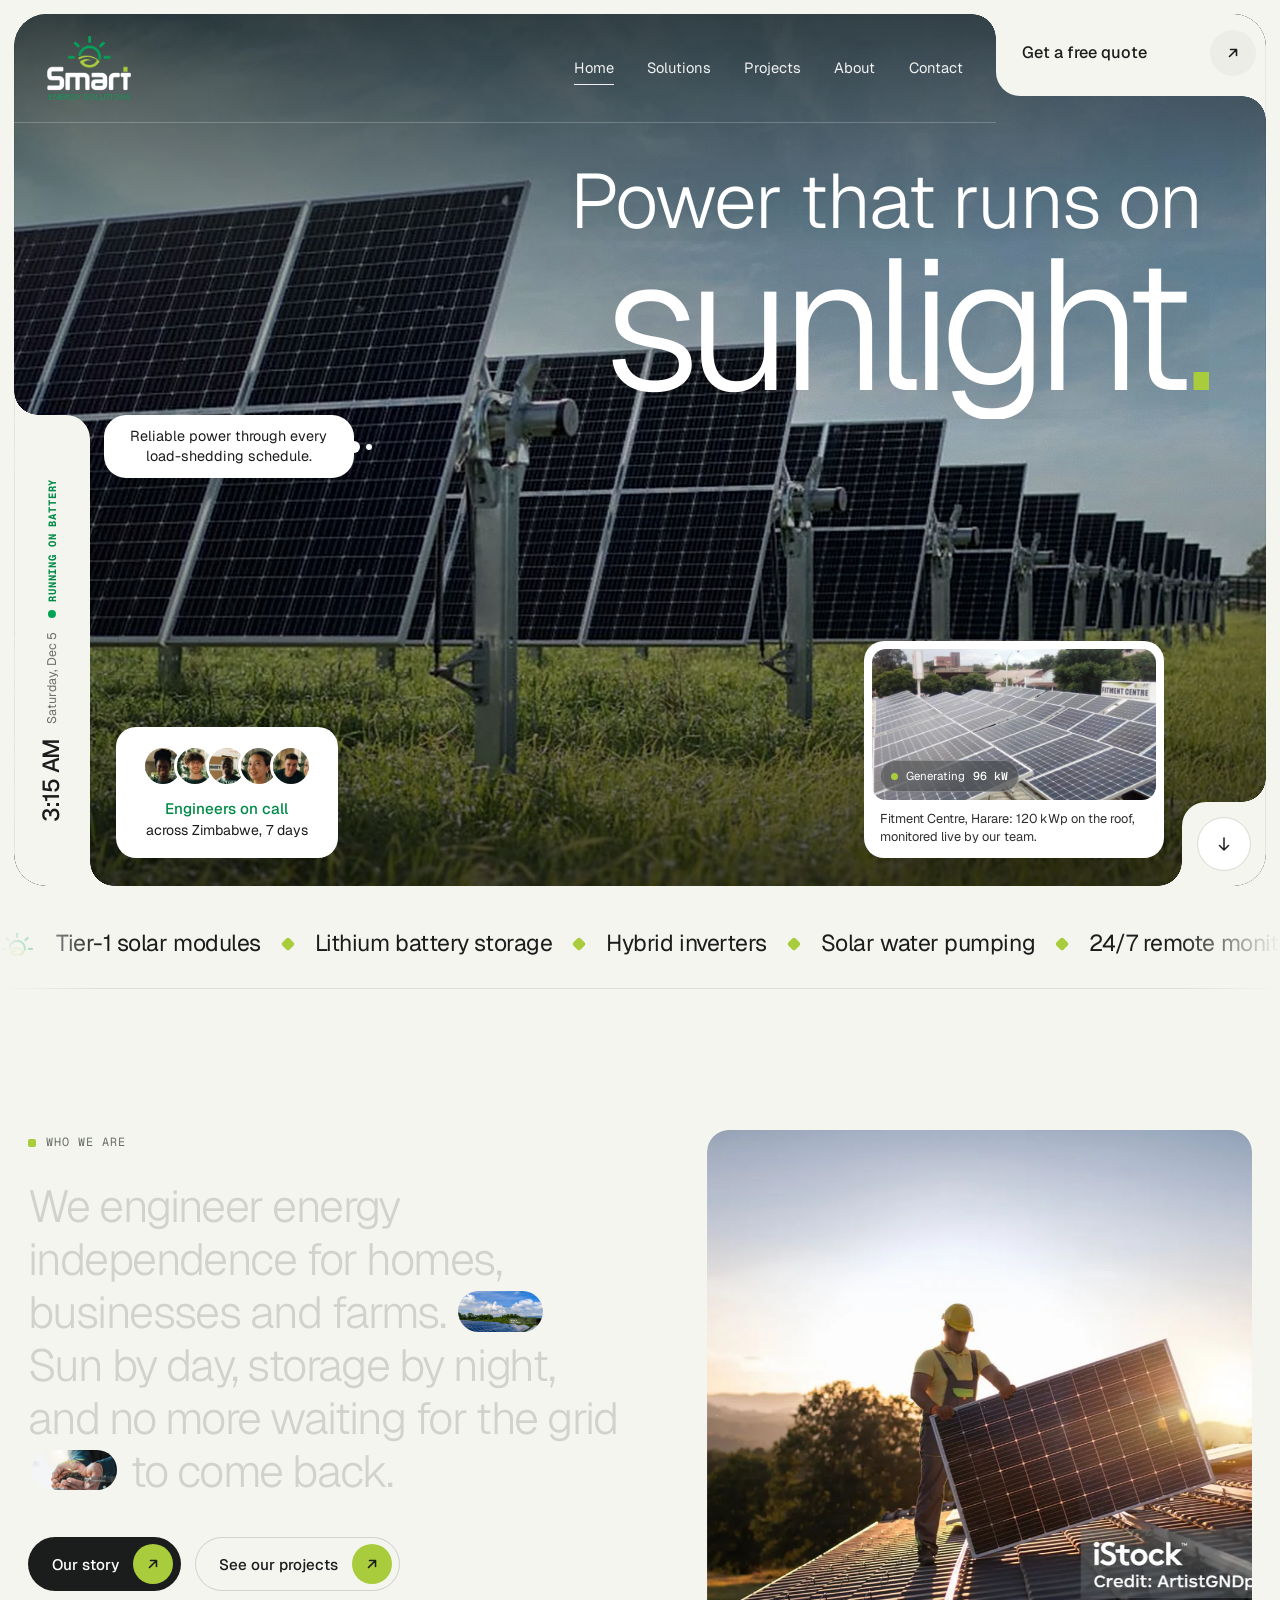
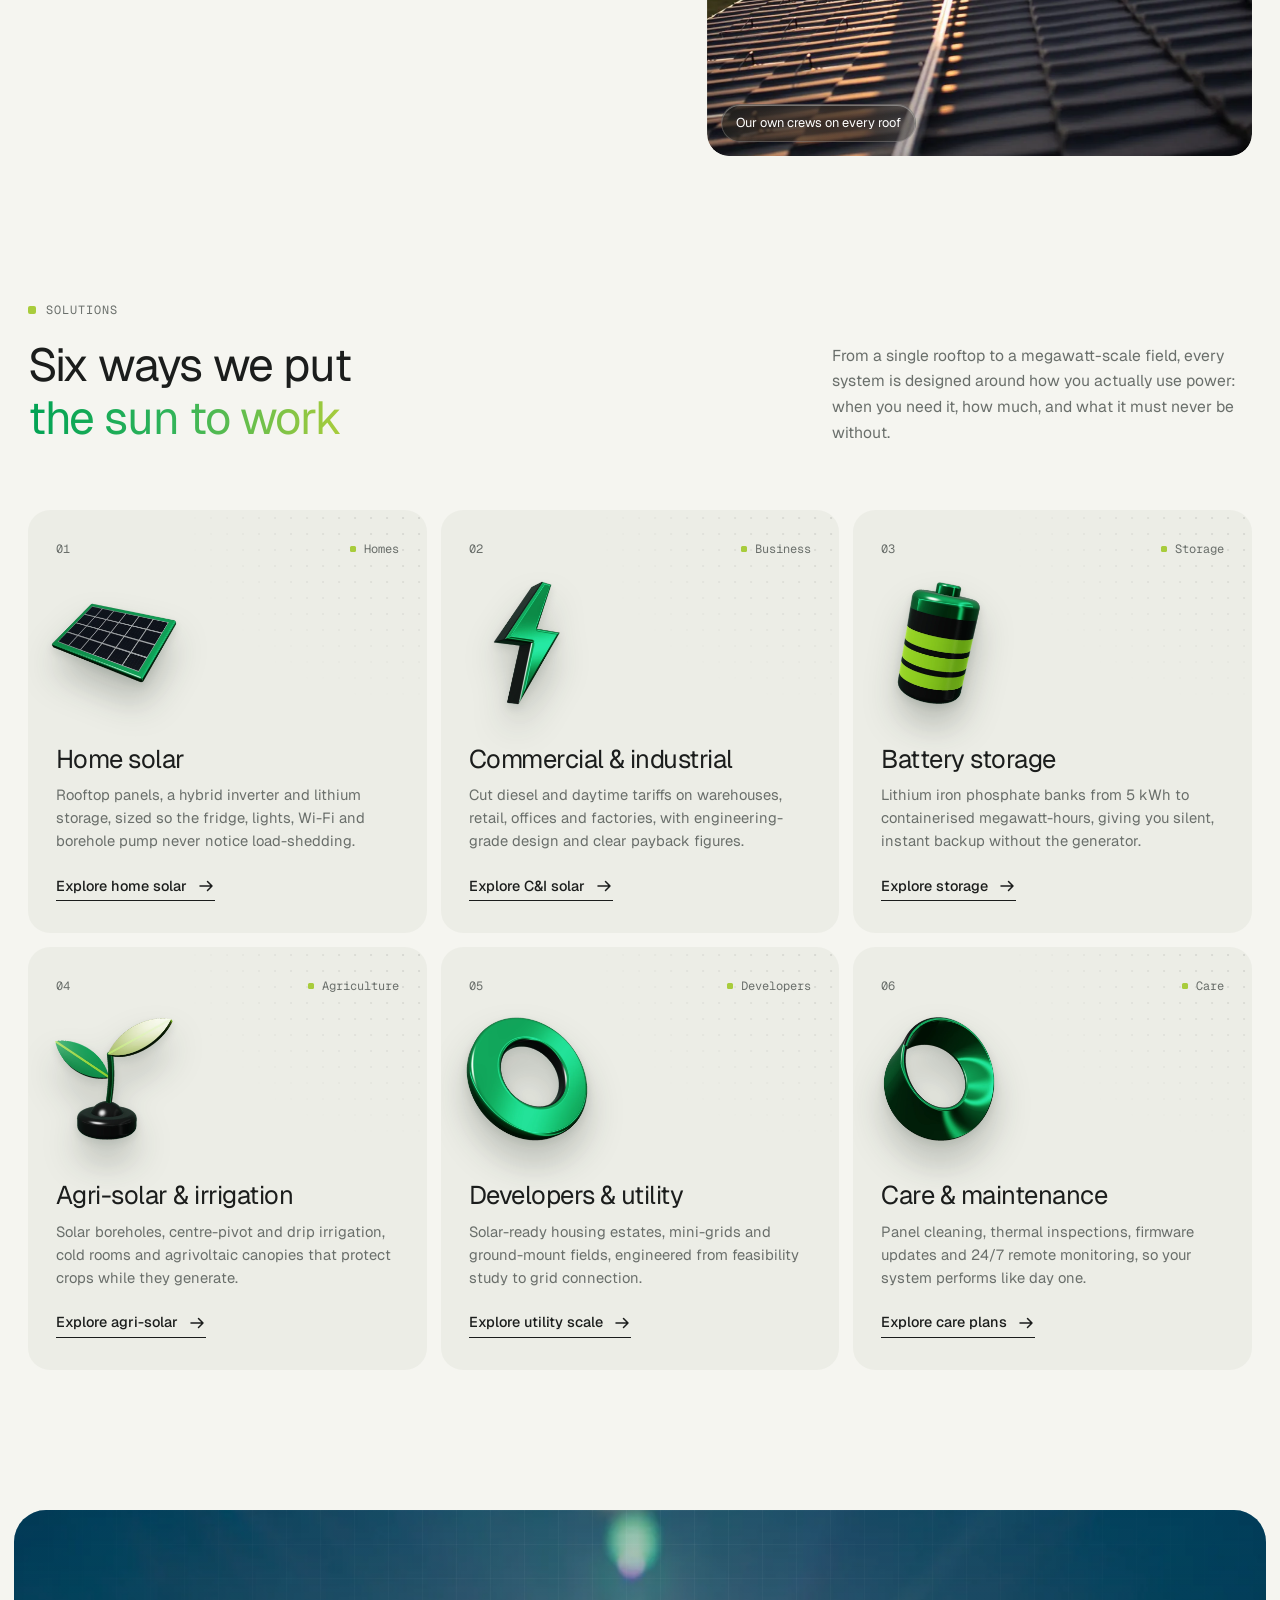
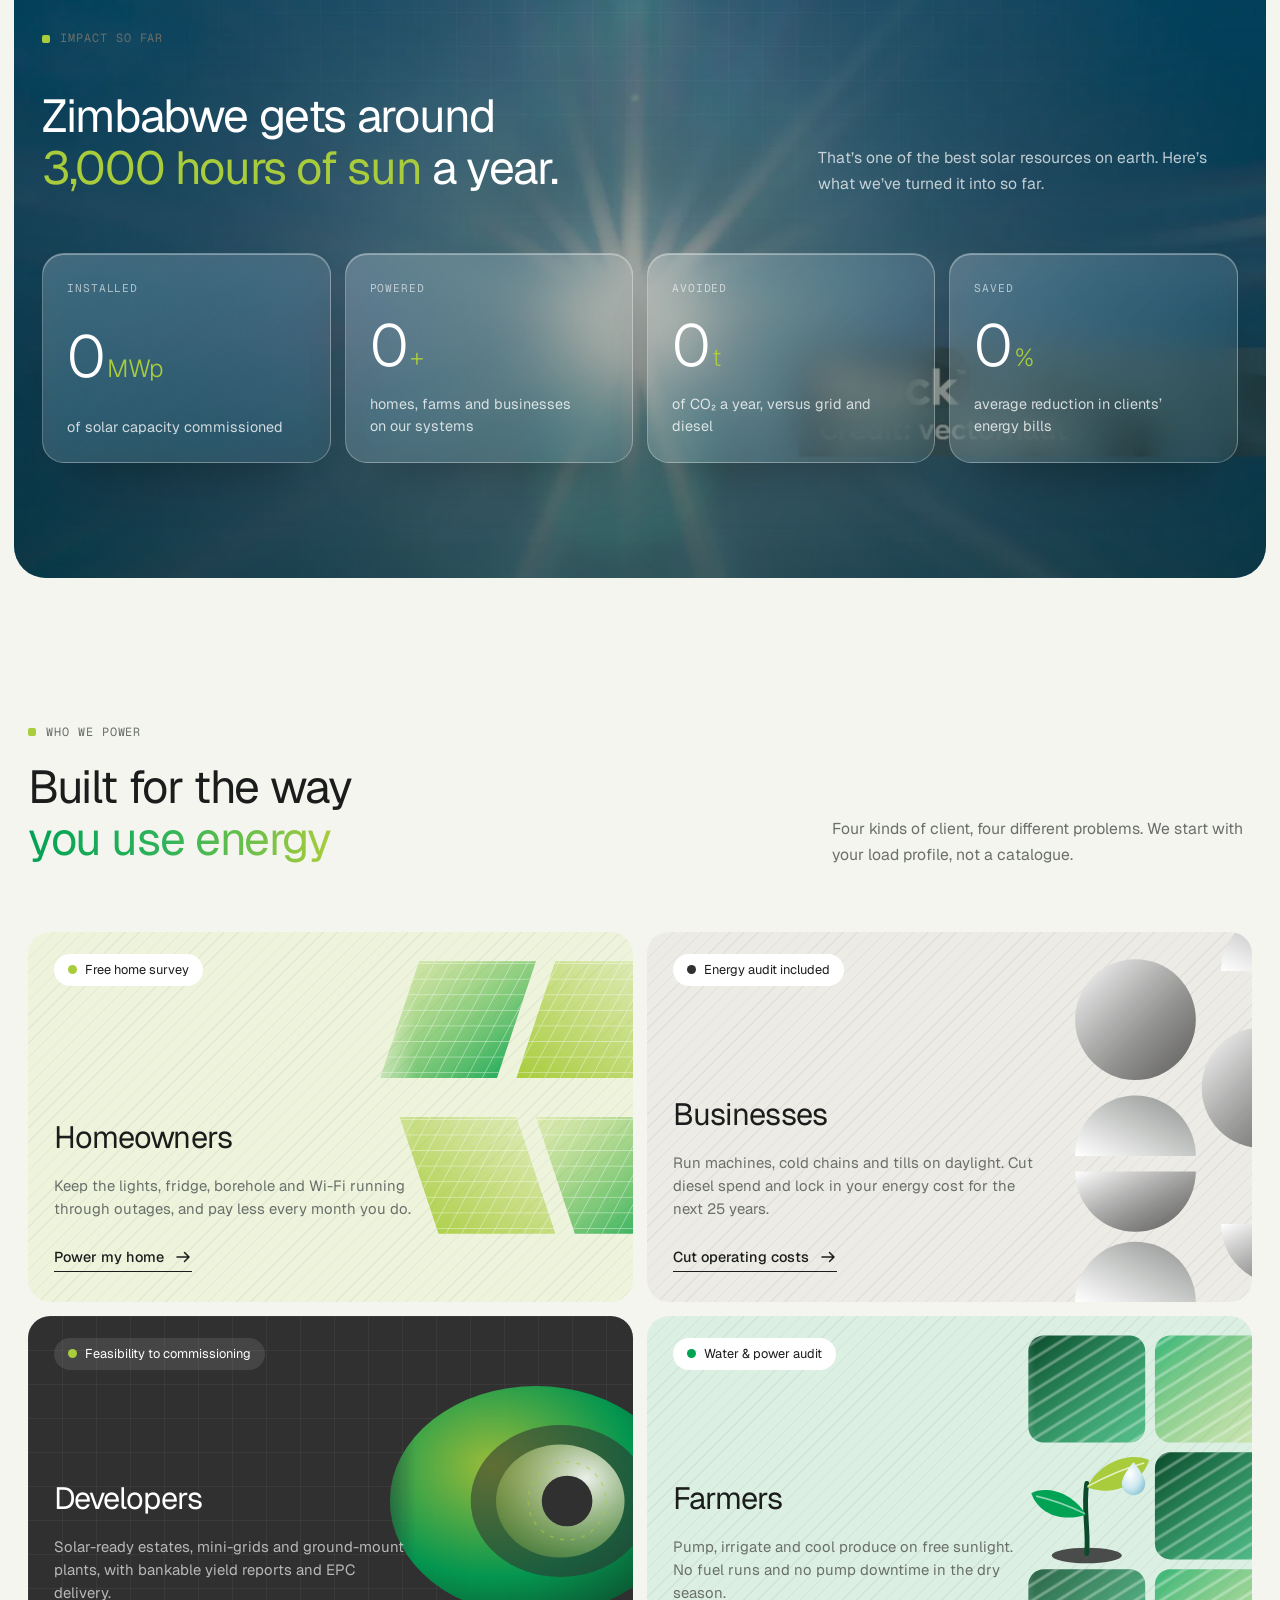
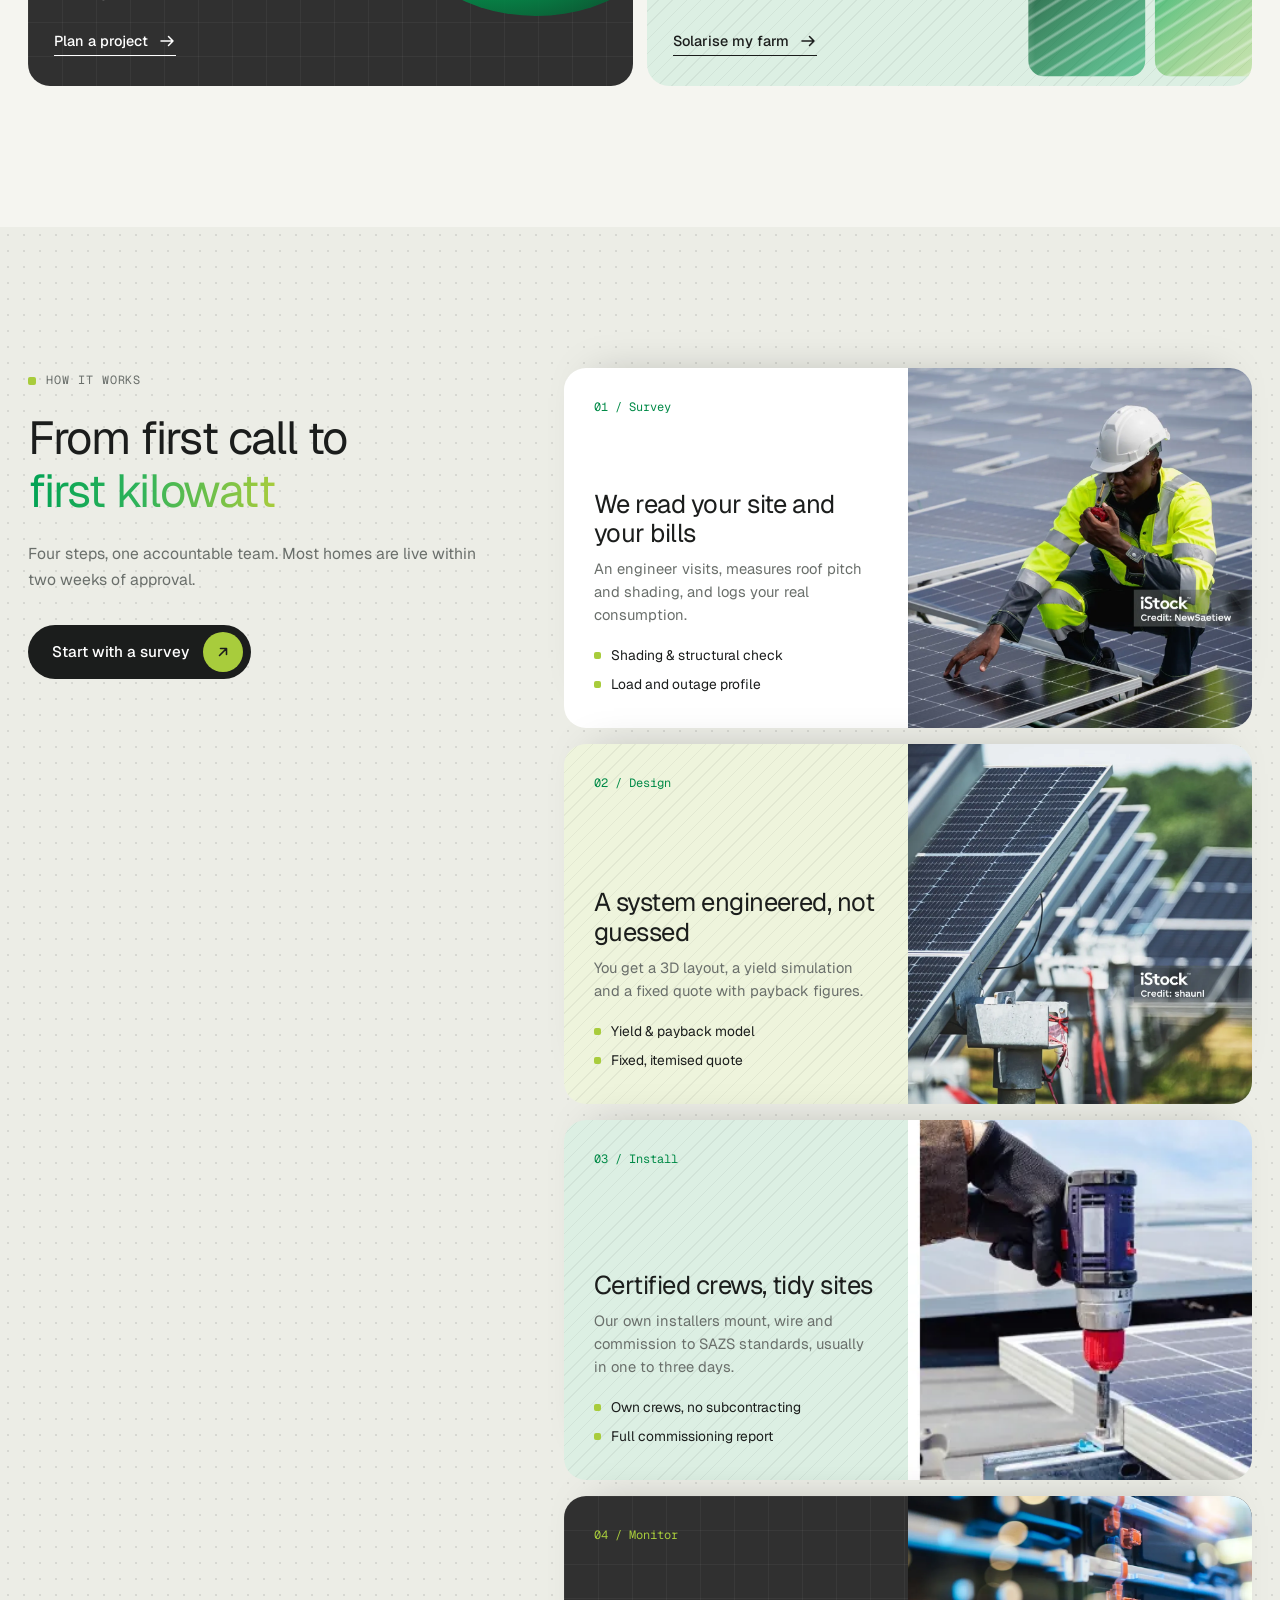
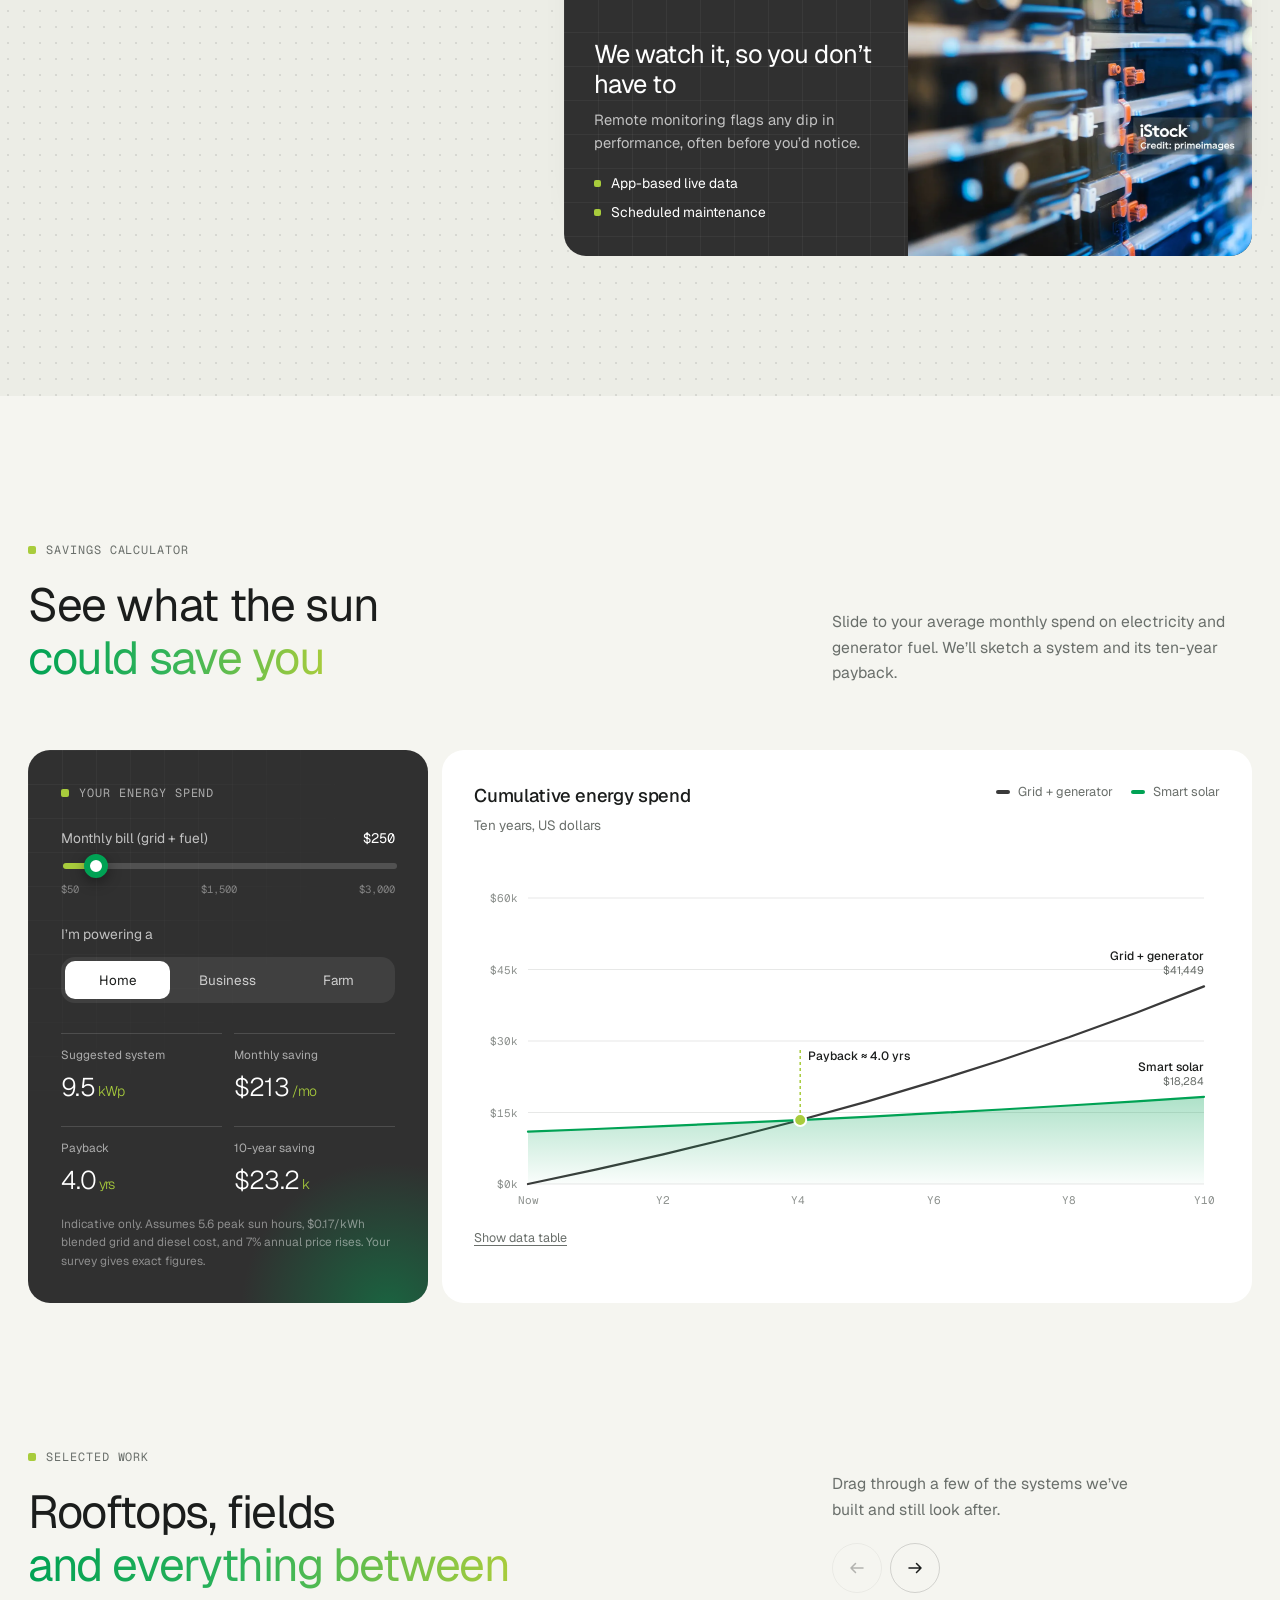
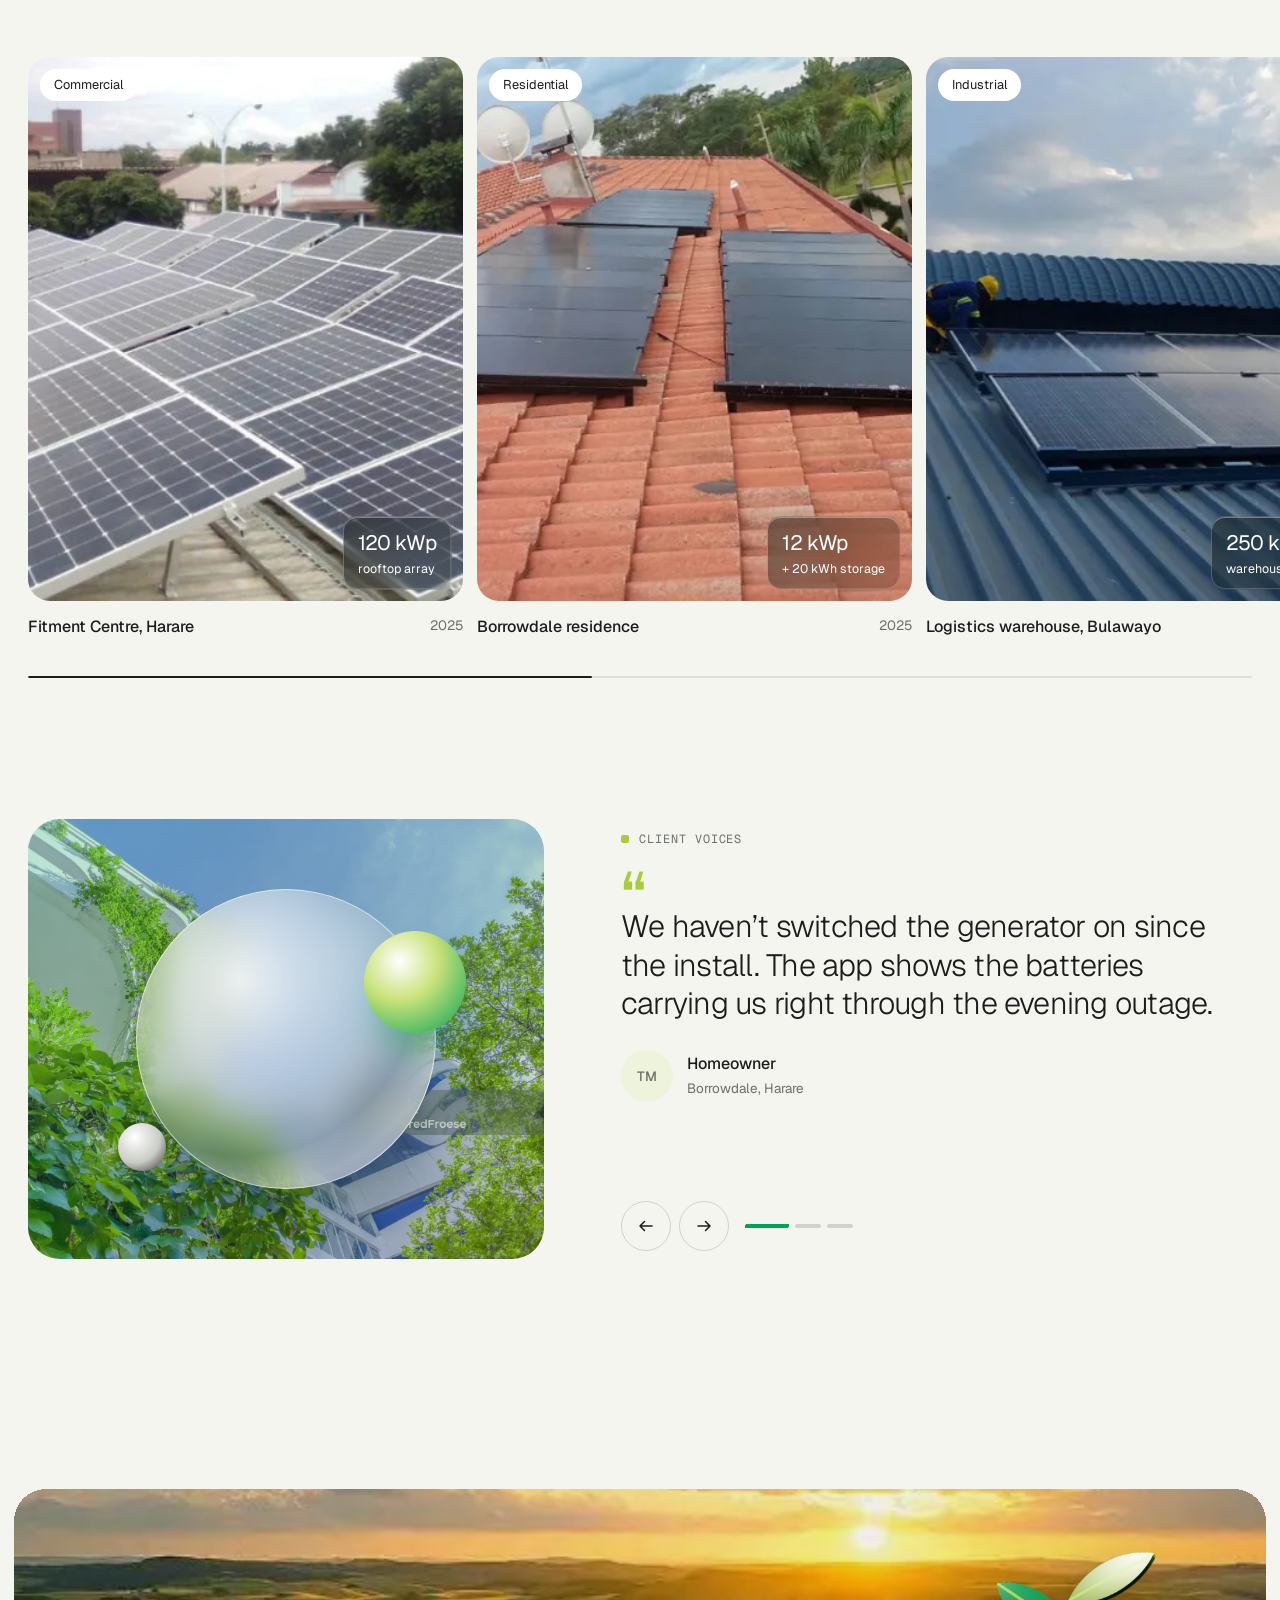
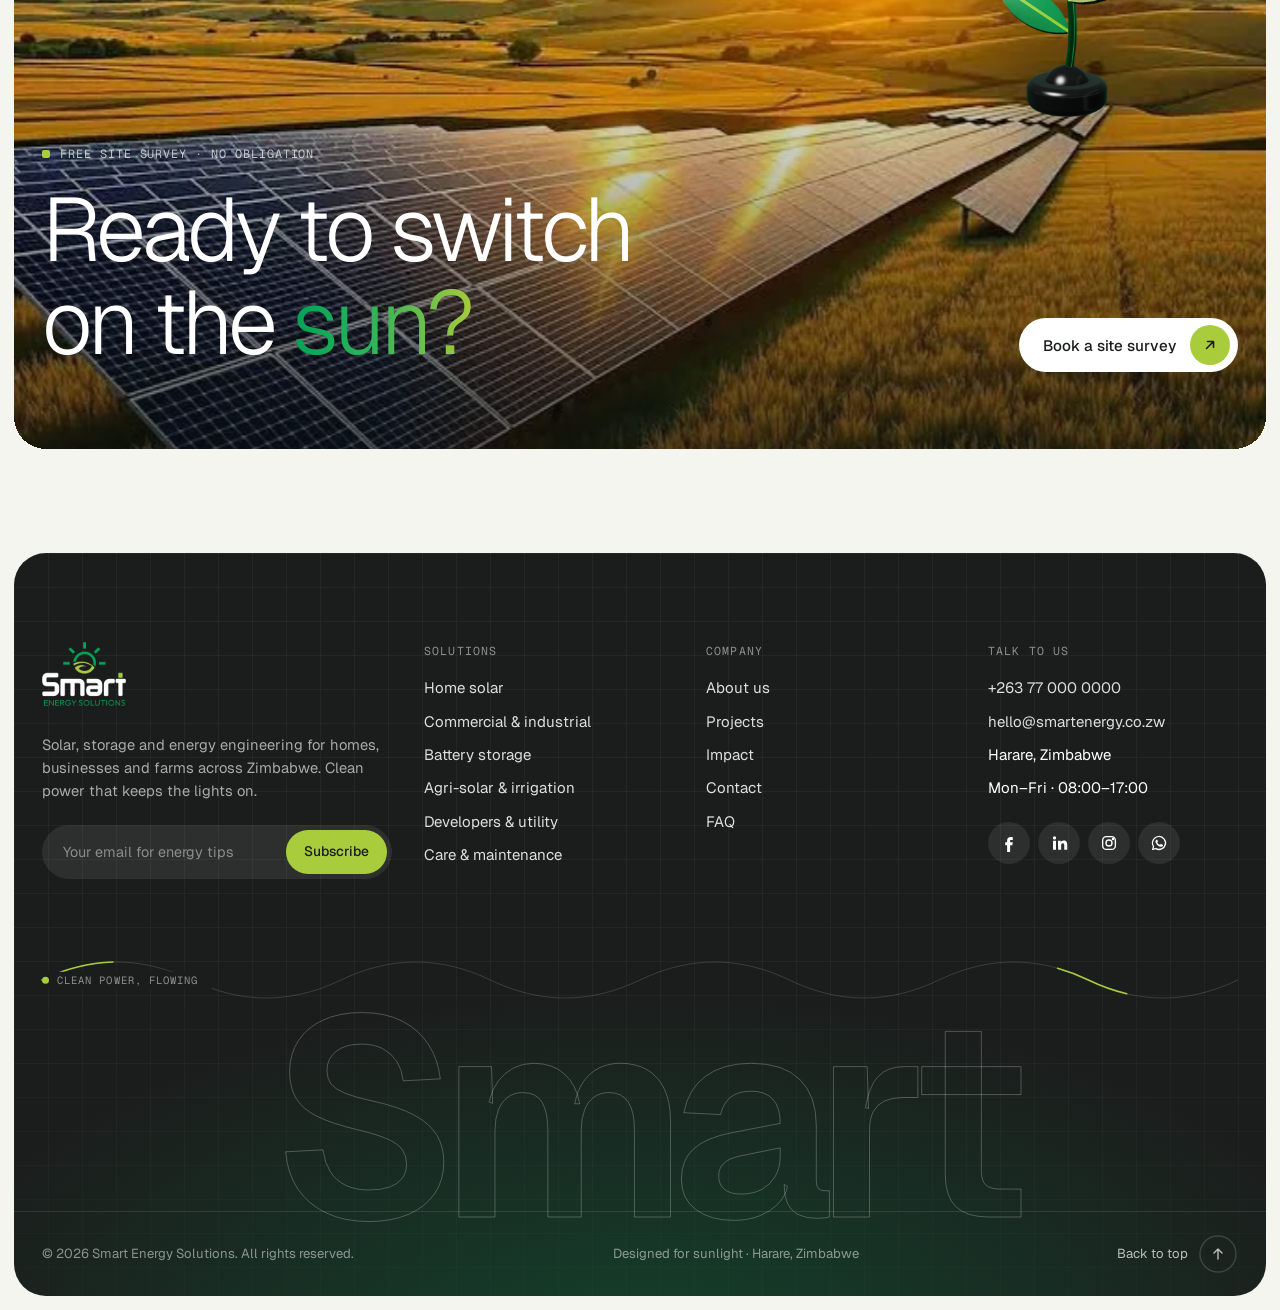
<file: index.html>
<!doctype html>
<html lang="en">
<head>
<meta charset="utf-8">
<script>document.documentElement.classList.add("js")</script>
<meta name="viewport" content="width=device-width, initial-scale=1">
<title>Smart Energy Solutions — Solar & battery power for Zimbabwe</title>
<meta name="description" content="Smart Energy Solutions designs, installs and maintains solar and battery systems for homes, businesses and farms across Zimbabwe. Get a free site survey.">
<meta name="theme-color" content="#1b1d1c">
<meta property="og:title" content="Smart Energy Solutions — Solar & battery power for Zimbabwe">
<meta property="og:description" content="Smart Energy Solutions designs, installs and maintains solar and battery systems for homes, businesses and farms across Zimbabwe. Get a free site survey.">
<meta property="og:image" content="assets/img/photos/hero-trackers.webp">
<link rel="icon" type="image/png" href="assets/img/favicon.png">
<link rel="preconnect" href="https://fonts.googleapis.com">
<link rel="preconnect" href="https://fonts.gstatic.com" crossorigin>
<link href="https://fonts.googleapis.com/css2?family=Geist:wght@300;400;500;600&family=Geist+Mono:wght@400;500&display=swap" rel="stylesheet">
<link rel="stylesheet" href="assets/css/style.css?v=1e3465c8">
<link rel="preload" as="image" href="assets/img/photos/hero-trackers.webp">
</head>
<body class="is-loading">
<a class="skip-link" href="#main">Skip to content</a>
<div class="loader" aria-hidden="true"><div class="loader-inner">
  <svg class="loader-mark" viewBox="0 0 120 120"><g><line class="ray" x1="60" y1="6" x2="60" y2="24"/><line class="ray" x1="22" y1="22" x2="34" y2="34" style="animation-delay:.08s"/><line class="ray" x1="98" y1="22" x2="86" y2="34" style="animation-delay:.16s"/><line class="ray" x1="4" y1="62" x2="22" y2="62" style="animation-delay:.24s"/><line class="ray" x1="98" y1="62" x2="116" y2="62" style="animation-delay:.32s"/></g><path class="arc" d="M34 74a26 26 0 1 1 52 0"/><path class="leaf" d="M36 76c10-12 34-14 50-4-6 18-34 26-50 4z"/></svg>
  <span class="loader-count">000</span></div></div>

<nav class="float-nav" aria-label="Quick">
  <a class="fn-mark" href="index.html" aria-label="Home"><img src="assets/img/mark.png" alt="" width="256" height="256"></a>
  <a class="fn-link" href="solutions.html">Solutions</a><a class="fn-link" href="projects.html">Projects</a><a class="fn-link" href="about.html">About</a><a class="fn-link" href="contact.html">Contact</a>
  <a class="btn" href="contact.html#quote">Free quote <span class="btn-ico"><svg width="16" height="16" viewBox="0 0 16 16" fill="none" aria-hidden="true"><path d="M4.5 11.5l7-7M5.5 4.5h6v6" stroke="currentColor" stroke-width="1.6" stroke-linecap="round" stroke-linejoin="round"/></svg></span></a>
  <button class="nav-toggle fn-toggle" aria-label="Open menu" aria-expanded="false" aria-controls="menu"><span></span><span></span></button>
</nav>

<div class="menu" id="menu" aria-hidden="true">
  <button class="menu-close" aria-label="Close menu">×</button>
  <div class="menu-links"><a href="index.html" aria-current="page"><span>01</span>Home</a><a href="solutions.html"><span>02</span>Solutions</a><a href="projects.html"><span>03</span>Projects</a><a href="about.html"><span>04</span>About</a><a href="contact.html"><span>05</span>Contact</a></div>
  <div class="menu-foot"><a href="tel:+263770000000">+263 77 000 0000</a><a href="mailto:hello@smartenergy.co.zw">hello@smartenergy.co.zw</a><span>Harare, Zimbabwe</span></div>
</div>

<main id="main">
<!-- ============================== HERO ============================== -->
<div class="hero-wrap">
  <section class="hero" aria-label="Introduction">
    <div class="hero-media"><img src="assets/img/photos/hero-trackers.webp" alt="Rows of solar panels on single-axis trackers standing in green grass under a soft blue sky" width="2048" height="1366" fetchpriority="high"></div>
    
    <nav class="site-nav" aria-label="Primary">
      <a class="brand" href="index.html" aria-label="Smart Energy Solutions — home"><img src="assets/img/logo-white.webp" alt="Smart Energy Solutions" width="460" height="352"></a>
      <div class="nav-links"><a href="index.html" aria-current="page">Home</a><a href="solutions.html">Solutions</a><a href="projects.html">Projects</a><a href="about.html">About</a><a href="contact.html">Contact</a></div>
      <div class="nav-mobile">
        <a class="nav-pill" href="projects.html"><span class="thumbs" aria-hidden="true"><img src="assets/img/photos/proj-fitment-centre-rooftop.webp" alt="" width="711" height="450"><img src="assets/img/photos/proj-terracotta-residence.webp" alt="" width="711" height="450"></span>Projects</a>
        <button class="nav-toggle" aria-label="Open menu" aria-expanded="false" aria-controls="menu"><span></span><span></span></button>
      </div>
    </nav>
    <div class="notch notch--tr">
      <a class="hero-cta" href="contact.html#quote" data-cursor="Let’s talk">Get a free quote <span class="circ"><svg width="16" height="16" viewBox="0 0 16 16" fill="none" aria-hidden="true"><path d="M4.5 11.5l7-7M5.5 4.5h6v6" stroke="currentColor" stroke-width="1.6" stroke-linecap="round" stroke-linejoin="round"/></svg></span></a>
    </div>

    <h1 class="hero-title">
      <span class="line-mask l1"><span style="--d:1.05s">Power that runs on</span></span>
      <span class="line-mask l2"><span style="--d:1.18s">sunlight<em>.</em></span></span>
    </h1>

    <p class="bubble">Reliable power through every load-shedding schedule.</p>

    <div class="notch notch--left">
      <div class="clock" aria-live="off">
        <span class="clock-time">7:30 AM</span>
        <span class="clock-date">Harare</span>
        <span class="clock-status"><i></i><b>Panels generating</b></span>
      </div>
    </div>

    <div class="hero-card hero-card--people">
      <div class="avatars">
        <img src="assets/img/avatars/av-4.webp" alt="" width="160" height="160">
        <img src="assets/img/avatars/av-1.webp" alt="" width="160" height="160">
        <img src="assets/img/avatars/av-3.webp" alt="" width="160" height="160">
        <img src="assets/img/avatars/av-6.webp" alt="" width="160" height="160">
        <img src="assets/img/avatars/av-5.webp" alt="" width="160" height="160">
      </div>
      <p class="big">Engineers on call</p>
      <p class="small">across Zimbabwe, 7 days</p>
    </div>

    <div class="hero-card hero-card--media">
      <div class="ph">
        <img src="assets/img/photos/proj-fitment-centre-rooftop.webp" alt="Solar array on the Fitment Centre roof in Harare" width="711" height="450">
        <span class="live-chip"><i></i>Generating <b>96 kW</b></span>
      </div>
      <p>Fitment Centre, Harare: 120 kWp on the roof, monitored live by our team.</p>
    </div>

    <div class="notch notch--br">
      <a class="scroll-btn" href="#intro" aria-label="Scroll to content"><svg width="18" height="18" viewBox="0 0 18 18" fill="none"><path d="M9 3v12M4.5 10.5L9 15l4.5-4.5" stroke="currentColor" stroke-width="1.5" stroke-linecap="round" stroke-linejoin="round"/></svg></a>
    </div>
  </section>
</div>

<!-- ============================== MARQUEE ============================== -->
<div class="marquee" aria-label="What we deliver">
  <div class="marquee-track">
    <div class="marquee-item"><img src="assets/img/mark.png" alt="" width="256" height="256">Tier-1 solar modules<span class="sep"></span>Lithium battery storage<span class="sep"></span>Hybrid inverters<span class="sep"></span>Solar water pumping<span class="sep"></span>24/7 remote monitoring<span class="sep"></span>Workmanship warranty<span class="sep"></span></div>
    <div class="marquee-item" aria-hidden="true"><img src="assets/img/mark.png" alt="" width="256" height="256">Tier-1 solar modules<span class="sep"></span>Lithium battery storage<span class="sep"></span>Hybrid inverters<span class="sep"></span>Solar water pumping<span class="sep"></span>24/7 remote monitoring<span class="sep"></span>Workmanship warranty<span class="sep"></span></div>
  </div>
</div>

<!-- ============================== INTRO ============================== -->
<section class="section" id="intro">
  <div class="container intro-grid">
    <div class="intro-copy">
      <span class="eyebrow" data-reveal>Who we are</span>
      <p class="statement" data-scrub>We engineer <span class="hl">energy independence</span> for homes, businesses and farms. <span class="chip-img"><img src="assets/img/photos/solar-blue-sky.webp" alt="" loading="lazy"></span> Sun by day, storage by night, and <span class="hl">no more waiting</span> for the grid <span class="chip-img"><img src="assets/img/photos/hands-seedling.webp" alt="" loading="lazy"></span> to come back.</p>
      <div class="row" data-reveal style="--d:.1s">
        <a class="btn" href="about.html">Our story <span class="btn-ico"><svg width="16" height="16" viewBox="0 0 16 16" fill="none"><path d="M4.5 11.5l7-7M5.5 4.5h6v6" stroke="currentColor" stroke-width="1.6" stroke-linecap="round" stroke-linejoin="round"/></svg></span></a>
        <a class="btn btn--ghost" href="projects.html">See our projects <span class="btn-ico"><svg width="16" height="16" viewBox="0 0 16 16" fill="none"><path d="M4.5 11.5l7-7M5.5 4.5h6v6" stroke="currentColor" stroke-width="1.6" stroke-linecap="round" stroke-linejoin="round"/></svg></span></a>
      </div>
    </div>
    <div class="collage collage--single">
      <div class="media media--reveal c1 parallax" data-parallax=".08"><img src="assets/img/photos/installer-sunset.webp" alt="A Smart Energy installer carrying a solar panel across a roof at sunset" loading="lazy" width="1700" height="1133"><span class="cap-chip glass">Our own crews on every roof</span></div>
    </div>
  </div>
</section>

<!-- ============================== SOLUTIONS ============================== -->
<section class="section section--flush-top" id="solutions">
  <div class="container">
    <div class="section-head">
      <div>
        <span class="eyebrow">Solutions</span>
        <h2 class="h2" data-lines>Six ways we put|<span class="tone-grad">the sun to work</span></h2>
      </div>
      <p class="lede" data-reveal>From a single rooftop to a megawatt-scale field, every system is designed around how you actually use power: when you need it, how much, and what it must never be without.</p>
    </div>

    <div class="service-grid">
      <article class="service-item" data-reveal>
        <span class="num"><span>01</span><span>Homes</span></span>
        <img class="icon" src="assets/img/obj/obj-panel.webp" alt="" aria-hidden="true" loading="lazy" width="520" height="520">
        <h3 class="h3">Home solar</h3>
        <p>Rooftop panels, a hybrid inverter and lithium storage, sized so the fridge, lights, Wi-Fi and borehole pump never notice load-shedding.</p>
        <a class="link-arrow" href="solutions.html#residential">Explore home solar <svg viewBox="0 0 18 18" fill="none"><path d="M3 9h12M10.5 4.5L15 9l-4.5 4.5" stroke="currentColor" stroke-width="1.5" stroke-linecap="round" stroke-linejoin="round"/></svg></a>
      </article>
      <article class="service-item" data-reveal style="--d:.1s; --fd:-2.3s">
        <span class="num"><span>02</span><span>Business</span></span>
        <img class="icon" src="assets/img/obj/obj-bolt.webp" alt="" aria-hidden="true" loading="lazy" width="520" height="520" style="--fd:-2.3s">
        <h3 class="h3">Commercial &amp; industrial</h3>
        <p>Cut diesel and daytime tariffs on warehouses, retail, offices and factories, with engineering-grade design and clear payback figures.</p>
        <a class="link-arrow" href="solutions.html#commercial">Explore C&amp;I solar <svg viewBox="0 0 18 18" fill="none"><path d="M3 9h12M10.5 4.5L15 9l-4.5 4.5" stroke="currentColor" stroke-width="1.5" stroke-linecap="round" stroke-linejoin="round"/></svg></a>
      </article>
      <article class="service-item" data-reveal style="--d:.2s">
        <span class="num"><span>03</span><span>Storage</span></span>
        <img class="icon" src="assets/img/obj/obj-battery.webp" alt="" aria-hidden="true" loading="lazy" width="520" height="520" style="--fd:-4.6s">
        <h3 class="h3">Battery storage</h3>
        <p>Lithium iron phosphate banks from 5 kWh to containerised megawatt-hours, giving you silent, instant backup without the generator.</p>
        <a class="link-arrow" href="solutions.html#storage">Explore storage <svg viewBox="0 0 18 18" fill="none"><path d="M3 9h12M10.5 4.5L15 9l-4.5 4.5" stroke="currentColor" stroke-width="1.5" stroke-linecap="round" stroke-linejoin="round"/></svg></a>
      </article>
      <article class="service-item" data-reveal>
        <span class="num"><span>04</span><span>Agriculture</span></span>
        <img class="icon" src="assets/img/obj/obj-sprout.webp" alt="" aria-hidden="true" loading="lazy" width="520" height="520" style="--fd:-1.2s">
        <h3 class="h3">Agri-solar &amp; irrigation</h3>
        <p>Solar boreholes, centre-pivot and drip irrigation, cold rooms and agrivoltaic canopies that protect crops while they generate.</p>
        <a class="link-arrow" href="solutions.html#agri">Explore agri-solar <svg viewBox="0 0 18 18" fill="none"><path d="M3 9h12M10.5 4.5L15 9l-4.5 4.5" stroke="currentColor" stroke-width="1.5" stroke-linecap="round" stroke-linejoin="round"/></svg></a>
      </article>
      <article class="service-item" data-reveal style="--d:.1s">
        <span class="num"><span>05</span><span>Developers</span></span>
        <img class="icon" src="assets/img/obj/obj-ring.webp" alt="" aria-hidden="true" loading="lazy" width="520" height="520" style="--fd:-3.4s">
        <h3 class="h3">Developers &amp; utility</h3>
        <p>Solar-ready housing estates, mini-grids and ground-mount fields, engineered from feasibility study to grid connection.</p>
        <a class="link-arrow" href="solutions.html#developers">Explore utility scale <svg viewBox="0 0 18 18" fill="none"><path d="M3 9h12M10.5 4.5L15 9l-4.5 4.5" stroke="currentColor" stroke-width="1.5" stroke-linecap="round" stroke-linejoin="round"/></svg></a>
      </article>
      <article class="service-item" data-reveal style="--d:.2s">
        <span class="num"><span>06</span><span>Care</span></span>
        <img class="icon" src="assets/img/obj/obj-ribbon.webp" alt="" aria-hidden="true" loading="lazy" width="520" height="520" style="--fd:-5.6s">
        <h3 class="h3">Care &amp; maintenance</h3>
        <p>Panel cleaning, thermal inspections, firmware updates and 24/7 remote monitoring, so your system performs like day one.</p>
        <a class="link-arrow" href="solutions.html#care">Explore care plans <svg viewBox="0 0 18 18" fill="none"><path d="M3 9h12M10.5 4.5L15 9l-4.5 4.5" stroke="currentColor" stroke-width="1.5" stroke-linecap="round" stroke-linejoin="round"/></svg></a>
      </article>
    </div>
  </div>
</section>

<!-- ============================== STATS (glass over sun) ============================== -->
<section class="stats" aria-label="Smart Energy in numbers">
  <div class="stats-bg" data-parallax=".12"><img src="assets/img/photos/sun-flare.webp" alt="" loading="lazy"></div>
  <div class="container stats-inner">
    <div class="section-head" style="margin-bottom:0">
      <div>
        <span class="eyebrow">Impact so far</span>
        <h2 class="h2" style="margin-top:22px" data-lines>Zimbabwe gets around|<span style="color:var(--lime)">3,000 hours of sun</span> a year.</h2>
      </div>
      <p class="lede" data-reveal>That’s one of the best solar resources on earth. Here’s what we’ve turned it into so far.</p>
    </div>
    <div class="stats-grid">
      <div class="stat glass" data-reveal><span class="k">Installed</span><p class="val"><span data-count="4.8" data-dec="1">0</span><small>MWp</small></p><p class="lbl">of solar capacity commissioned</p></div>
      <div class="stat glass" data-reveal style="--d:.08s"><span class="k">Powered</span><p class="val"><span data-count="1200">0</span><small>+</small></p><p class="lbl">homes, farms and businesses on our systems</p></div>
      <div class="stat glass" data-reveal style="--d:.16s"><span class="k">Avoided</span><p class="val"><span data-count="3380">0</span><small>t</small></p><p class="lbl">of CO₂ a year, versus grid and diesel</p></div>
      <div class="stat glass" data-reveal style="--d:.24s"><span class="k">Saved</span><p class="val"><span data-count="78">0</span><small>%</small></p><p class="lbl">average reduction in clients’ energy bills</p></div>
    </div>
  </div>
</section>

<!-- ============================== AUDIENCES ============================== -->
<section class="section" id="who">
  <div class="container">
    <div class="section-head">
      <div>
        <span class="eyebrow">Who we power</span>
        <h2 class="h2" data-lines>Built for the way|<span class="tone-grad">you use energy</span></h2>
      </div>
      <p class="lede" data-reveal>Four kinds of client, four different problems. We start with your load profile, not a catalogue.</p>
    </div>

    <div class="aud-grid">
      <!-- Homeowners — PV modules -->
      <article class="aud aud--lime" data-reveal>
        <span class="pill"><span class="dot" style="background:var(--lime)"></span>Free home survey</span>
        <div class="aud-art" aria-hidden="true">
          <svg viewBox="0 0 300 380" preserveAspectRatio="xMaxYMid slice">
            <defs>
              <linearGradient id="pvA" x1="0" y1="0" x2="1" y2="1"><stop offset="0" stop-color="#a8cc3c" stop-opacity=".25"/><stop offset="1" stop-color="#00a254"/></linearGradient>
              <linearGradient id="pvB" x1="1" y1="0" x2="0" y2="1"><stop offset="0" stop-color="#a8cc3c" stop-opacity=".15"/><stop offset="1" stop-color="#a8cc3c"/></linearGradient>
              <pattern id="cells" width="16" height="16" patternUnits="userSpaceOnUse" patternTransform="skewX(-28)"><path d="M16 0H0V16" fill="none" stroke="#fff" stroke-opacity=".55" stroke-width="1.4"/></pattern>
            </defs>
            <g class="s s1"><path d="M80 30h120l-40 120H40z" fill="url(#pvA)" rx="18"/><path d="M80 30h120l-40 120H40z" fill="url(#cells)"/></g>
            <g class="s s2"><path d="M220 30h120l-40 120H180z" fill="url(#pvB)"/><path d="M220 30h120l-40 120H180z" fill="url(#cells)"/></g>
            <g class="s s1"><path d="M60 190h120l40 120H100z" fill="url(#pvB)"/><path d="M60 190h120l40 120H100z" fill="url(#cells)"/></g>
            <g class="s s2"><path d="M200 190h120l40 120H240z" fill="url(#pvA)"/><path d="M200 190h120l40 120H240z" fill="url(#cells)"/></g>
          </svg>
        </div>
        <h3>Homeowners</h3>
        <p>Keep the lights, fridge, borehole and Wi-Fi running through outages, and pay less every month you do.</p>
        <a class="link-arrow" href="solutions.html#residential">Power my home <svg viewBox="0 0 18 18" fill="none"><path d="M3 9h12M10.5 4.5L15 9l-4.5 4.5" stroke="currentColor" stroke-width="1.5" stroke-linecap="round" stroke-linejoin="round"/></svg></a>
      </article>

      <!-- Businesses — sun arcs -->
      <article class="aud aud--stone" data-reveal style="--d:.1s">
        <span class="pill"><span class="dot" style="background:var(--char)"></span>Energy audit included</span>
        <div class="aud-art" aria-hidden="true">
          <svg viewBox="0 0 300 380" preserveAspectRatio="xMaxYMid slice">
            <defs>
              <linearGradient id="sunA" x1="0" y1="0" x2="1" y2="1"><stop offset="0" stop-color="#fff"/><stop offset="1" stop-color="#303030" stop-opacity=".75"/></linearGradient>
              <linearGradient id="sunB" x1="0" y1="1" x2="1" y2="0"><stop offset="0" stop-color="#fff"/><stop offset="1" stop-color="#8d918e"/></linearGradient>
            </defs>
            <circle class="s s1" cx="180" cy="90" r="62" fill="url(#sunA)"/>
            <path class="s s2" d="M118 230a62 62 0 01124 0z" fill="url(#sunB)"/>
            <path class="s s1" d="M118 246a62 62 0 00124 0z" fill="url(#sunA)"/>
            <path class="s s2" d="M118 380a62 62 0 01124 0z" fill="url(#sunB)"/>
            <circle class="s s3" cx="310" cy="160" r="62" fill="url(#sunA)"/>
            <path class="s s1" d="M268 40a62 62 0 01124 0z" fill="url(#sunB)"/>
            <path class="s s2" d="M268 300a62 62 0 00124 0z" fill="url(#sunA)"/>
          </svg>
        </div>
        <h3>Businesses</h3>
        <p>Run machines, cold chains and tills on daylight. Cut diesel spend and lock in your energy cost for the next 25 years.</p>
        <a class="link-arrow" href="solutions.html#commercial">Cut operating costs <svg viewBox="0 0 18 18" fill="none"><path d="M3 9h12M10.5 4.5L15 9l-4.5 4.5" stroke="currentColor" stroke-width="1.5" stroke-linecap="round" stroke-linejoin="round"/></svg></a>
      </article>

      <!-- Developers — energy rings (dark) -->
      <article class="aud aud--dark" data-reveal>
        <span class="pill"><span class="dot" style="background:var(--lime)"></span>Feasibility to commissioning</span>
        <div class="aud-art" aria-hidden="true">
          <svg viewBox="0 0 300 380" preserveAspectRatio="xMaxYMid slice">
            <defs>
              <radialGradient id="rgA" cx=".35" cy=".35" r=".8"><stop offset="0" stop-color="#a8cc3c"/><stop offset=".6" stop-color="#00a254"/><stop offset="1" stop-color="#0b4a2b"/></radialGradient>
              <radialGradient id="rgB" cx=".7" cy=".3" r=".9"><stop offset="0" stop-color="#fff" stop-opacity=".9"/><stop offset="1" stop-color="#a8cc3c" stop-opacity=".2"/></radialGradient>
            </defs>
            <ellipse class="s s3" cx="200" cy="190" rx="150" ry="118" fill="url(#rgA)" opacity=".9"/>
            <ellipse cx="225" cy="190" rx="92" ry="78" fill="#303030" opacity=".55"/>
            <ellipse class="s s2" cx="225" cy="190" rx="66" ry="58" fill="url(#rgB)"/>
            <circle cx="232" cy="190" r="26" fill="#303030"/>
            <g class="s spin" fill="none" stroke="#a8cc3c" stroke-opacity=".6" stroke-width="1.5"><circle cx="232" cy="190" r="40" stroke-dasharray="4 7"/></g>
          </svg>
        </div>
        <h3>Developers</h3>
        <p>Solar-ready estates, mini-grids and ground-mount plants, with bankable yield reports and EPC delivery.</p>
        <a class="link-arrow" href="solutions.html#developers">Plan a project <svg viewBox="0 0 18 18" fill="none"><path d="M3 9h12M10.5 4.5L15 9l-4.5 4.5" stroke="currentColor" stroke-width="1.5" stroke-linecap="round" stroke-linejoin="round"/></svg></a>
      </article>

      <!-- Farmers — terraced fields / leaf blocks -->
      <article class="aud aud--green" data-reveal style="--d:.1s">
        <span class="pill"><span class="dot"></span>Water &amp; power audit</span>
        <div class="aud-art" aria-hidden="true">
          <svg viewBox="0 0 300 380" preserveAspectRatio="xMaxYMid slice">
            <defs>
              <linearGradient id="fA" x1="0" y1="0" x2="1" y2="1"><stop offset="0" stop-color="#0b4a2b"/><stop offset="1" stop-color="#00a254" stop-opacity=".6"/></linearGradient>
              <linearGradient id="fB" x1="0" y1="0" x2="1" y2="1"><stop offset="0" stop-color="#00a254" stop-opacity=".75"/><stop offset="1" stop-color="#a8cc3c" stop-opacity=".25"/></linearGradient>
              <pattern id="rows" width="14" height="14" patternUnits="userSpaceOnUse" patternTransform="rotate(-32)"><path d="M-2 7H16" stroke="#fff" stroke-opacity=".32" stroke-width="3.2" stroke-linecap="round"/></pattern>
              <radialGradient id="drop" cx=".35" cy=".35" r=".8"><stop offset="0" stop-color="#fff"/><stop offset=".55" stop-color="#cfe9f0"/><stop offset="1" stop-color="#7fbfcf"/></radialGradient>
            </defs>
            <!-- crop fields -->
            <g class="s s1"><rect x="70" y="20" width="120" height="110" rx="16" fill="url(#fA)"/><rect x="70" y="20" width="120" height="110" rx="16" fill="url(#rows)"/></g>
            <g class="s s2"><rect x="200" y="20" width="120" height="110" rx="16" fill="url(#fB)"/><rect x="200" y="20" width="120" height="110" rx="16" fill="url(#rows)"/></g>
            <g class="s s2"><rect x="200" y="140" width="120" height="110" rx="16" fill="url(#fA)"/><rect x="200" y="140" width="120" height="110" rx="16" fill="url(#rows)"/></g>
            <g class="s s1"><rect x="70" y="260" width="120" height="110" rx="16" fill="url(#fA)" opacity=".85"/><rect x="70" y="260" width="120" height="110" rx="16" fill="url(#rows)"/></g>
            <g class="s s2"><rect x="200" y="260" width="120" height="110" rx="16" fill="url(#fB)"/><rect x="200" y="260" width="120" height="110" rx="16" fill="url(#rows)"/></g>
            <!-- seedling -->
            <g class="s s3">
              <ellipse cx="130" cy="246" rx="36" ry="8" fill="#303030" opacity=".85"/>
              <path d="M130 244c2-26-4-46 0-72" stroke="#0b4a2b" stroke-width="5" stroke-linecap="round" fill="none"/>
              <path d="M130 176c16-30 48-36 64-28-8 26-38 38-64 28z" fill="#a8cc3c"/>
              <path d="M131 175c18-10 36-18 58-24" stroke="#fff" stroke-opacity=".7" stroke-width="1.6" fill="none"/>
              <path d="M129 204c-14-24-42-30-56-22 8 22 32 30 56 22z" fill="#00a254"/>
              <path d="M128 203c-16-8-32-14-50-18" stroke="#fff" stroke-opacity=".55" stroke-width="1.6" fill="none"/>
            </g>
            <!-- irrigation drop -->
            <path class="s s2" d="M178 150c8 10 12 17 12 22a12 12 0 01-24 0c0-5 4-12 12-22z" fill="url(#drop)"/>
          </svg>
        </div>
        <h3>Farmers</h3>
        <p>Pump, irrigate and cool produce on free sunlight. No fuel runs and no pump downtime in the dry season.</p>
        <a class="link-arrow" href="solutions.html#agri">Solarise my farm <svg viewBox="0 0 18 18" fill="none"><path d="M3 9h12M10.5 4.5L15 9l-4.5 4.5" stroke="currentColor" stroke-width="1.5" stroke-linecap="round" stroke-linejoin="round"/></svg></a>
      </article>
    </div>
  </div>
</section>

<!-- ============================== PROCESS ============================== -->
<section class="section section--mist" id="process">
  <div class="container process">
    <div class="process-aside">
      <span class="eyebrow">How it works</span>
      <h2 class="h2" style="margin-top:22px" data-lines>From first call to|<span class="tone-grad">first kilowatt</span></h2>
      <p class="lede">Four steps, one accountable team. Most homes are live within two weeks of approval.</p>
      <a class="btn" style="margin-top:32px" href="contact.html#quote">Start with a survey <span class="btn-ico"><svg width="16" height="16" viewBox="0 0 16 16" fill="none"><path d="M4.5 11.5l7-7M5.5 4.5h6v6" stroke="currentColor" stroke-width="1.6" stroke-linecap="round" stroke-linejoin="round"/></svg></span></a>
    </div>
    <ol class="process-steps">
      <li class="step" style="--i:0">
        <div class="step-copy">
          <span class="n">01 / Survey</span>
          <h3 class="h3">We read your site and your bills</h3>
          <p>An engineer visits, measures roof pitch and shading, and logs your real consumption.</p>
          <ul><li>Shading &amp; structural check</li><li>Load and outage profile</li></ul>
        </div>
        <div class="step-media"><img src="assets/img/photos/engineer-inspection.webp" alt="Engineer in high-visibility gear inspecting a solar array" loading="lazy"></div>
      </li>
      <li class="step" style="--i:1">
        <div class="step-copy">
          <span class="n">02 / Design</span>
          <h3 class="h3">A system engineered, not guessed</h3>
          <p>You get a 3D layout, a yield simulation and a fixed quote with payback figures.</p>
          <ul><li>Yield &amp; payback model</li><li>Fixed, itemised quote</li></ul>
        </div>
        <div class="step-media"><img src="assets/img/photos/tracker-detail.webp" alt="Close-up of a single-axis solar tracker and its mounting structure" loading="lazy"></div>
      </li>
      <li class="step" style="--i:2">
        <div class="step-copy">
          <span class="n">03 / Install</span>
          <h3 class="h3">Certified crews, tidy sites</h3>
          <p>Our own installers mount, wire and commission to SAZS standards, usually in one to three days.</p>
          <ul><li>Own crews, no subcontracting</li><li>Full commissioning report</li></ul>
        </div>
        <div class="step-media"><img src="assets/img/photos/install-drill.webp" alt="Installer fixing a solar module rail with a power drill" loading="lazy"></div>
      </li>
      <li class="step" style="--i:3">
        <div class="step-copy">
          <span class="n">04 / Monitor</span>
          <h3 class="h3">We watch it, so you don’t have to</h3>
          <p>Remote monitoring flags any dip in performance, often before you’d notice.</p>
          <ul><li>App-based live data</li><li>Scheduled maintenance</li></ul>
        </div>
        <div class="step-media"><img src="assets/img/photos/battery-rack.webp" alt="Rack of lithium battery modules with status lights" loading="lazy"></div>
      </li>
    </ol>
  </div>
</section>

<!-- ============================== CALCULATOR ============================== -->
<section class="section" id="savings">
  <div class="container">
    <div class="section-head">
      <div>
        <span class="eyebrow">Savings calculator</span>
        <h2 class="h2" data-lines>See what the sun|<span class="tone-grad">could save you</span></h2>
      </div>
      <p class="lede" data-reveal>Slide to your average monthly spend on electricity and generator fuel. We’ll sketch a system and its ten-year payback.</p>
    </div>
    <div class="calc" data-calc>
      <div class="calc-panel" data-reveal>
        <span class="eyebrow" style="color:rgba(255,255,255,.6)">Your energy spend</span>
        <label for="bill">Monthly bill (grid + fuel) <output for="bill">$250</output></label>
        <input class="range" id="bill" type="range" min="50" max="3000" step="10" value="250">
        <div class="range-ticks" aria-hidden="true"><span>$50</span><span>$1,500</span><span>$3,000</span></div>
        <label style="margin-top:26px">I’m powering a</label>
        <div class="seg" role="group" aria-label="Property type">
          <button type="button" data-profile="home" aria-pressed="true">Home</button>
          <button type="button" data-profile="business" aria-pressed="false">Business</button>
          <button type="button" data-profile="farm" aria-pressed="false">Farm</button>
        </div>
        <dl class="calc-out">
          <div><dt>Suggested system</dt><dd data-o="kwp">–</dd></div>
          <div><dt>Monthly saving</dt><dd data-o="save">–</dd></div>
          <div><dt>Payback</dt><dd data-o="payback">–</dd></div>
          <div><dt>10-year saving</dt><dd data-o="total">–</dd></div>
        </dl>
        <p class="fine">Indicative only. Assumes 5.6 peak sun hours, $0.17/kWh blended grid and diesel cost, and 7% annual price rises. Your survey gives exact figures.</p>
      </div>
      <div class="chart-card" data-reveal style="--d:.1s">
        <div class="chart-head">
          <div><h3>Cumulative energy spend</h3><p>Ten years, US dollars</p></div>
          <div class="legend"><span><i style="--c:#3a3a3a"></i>Grid + generator</span><span><i style="--c:#00a254"></i>Smart solar</span></div>
        </div>
        <div class="chart" id="savings-chart"></div>
      </div>
    </div>
  </div>
</section>

<!-- ============================== PROJECTS (h-scroll) ============================== -->
<section class="section section--flush-top" id="projects">
  <div class="container">
    <div class="section-head">
      <div>
        <span class="eyebrow">Selected work</span>
        <h2 class="h2" data-lines>Rooftops, fields|<span class="tone-grad">and everything between</span></h2>
      </div>
      <div style="display:flex; justify-content:space-between; align-items:end; gap:20px; flex-wrap:wrap">
        <p class="lede" style="max-width:30ch">Drag through a few of the systems we’ve built and still look after.</p>
        <div class="h-ctrl"><button data-dir="-1" aria-label="Previous projects"><svg width="18" height="18" viewBox="0 0 18 18" fill="none"><path d="M15 9H3M7.5 4.5L3 9l4.5 4.5" stroke="currentColor" stroke-width="1.5" stroke-linecap="round" stroke-linejoin="round"/></svg></button><button data-dir="1" aria-label="Next projects"><svg width="18" height="18" viewBox="0 0 18 18" fill="none"><path d="M3 9h12M10.5 4.5L15 9l-4.5 4.5" stroke="currentColor" stroke-width="1.5" stroke-linecap="round" stroke-linejoin="round"/></svg></button></div>
      </div>
    </div>
  </div>
  <div class="h-scroll">
    <div class="h-track" data-cursor="Drag">
      <a class="proj" href="projects.html" data-reveal>
        <div class="media"><span class="pill tag">Commercial</span><img src="assets/img/photos/proj-fitment-centre-rooftop.webp" alt="Rows of solar panels on the roof of a Harare fitment centre" loading="lazy"><span class="kpi glass"><b>120 kWp</b>rooftop array</span></div>
        <div class="meta"><b>Fitment Centre, Harare</b><span>2025</span></div>
      </a>
      <a class="proj" href="projects.html" data-reveal style="--d:.08s">
        <div class="media"><span class="pill tag">Residential</span><img src="assets/img/photos/proj-terracotta-residence.webp" alt="Black solar panels mounted on a terracotta tile roof" loading="lazy"><span class="kpi glass"><b>12 kWp</b>+ 20 kWh storage</span></div>
        <div class="meta"><b>Borrowdale residence</b><span>2025</span></div>
      </a>
      <a class="proj" href="projects.html" data-reveal style="--d:.16s">
        <div class="media"><span class="pill tag">Industrial</span><img src="assets/img/photos/proj-warehouse-install.webp" alt="Installer fitting panels on a corrugated warehouse roof" loading="lazy"><span class="kpi glass"><b>250 kWp</b>warehouse retrofit</span></div>
        <div class="meta"><b>Logistics warehouse, Bulawayo</b><span>2024</span></div>
      </a>
      <a class="proj" href="projects.html" data-reveal style="--d:.24s">
        <div class="media"><span class="pill tag">Agri-solar</span><img src="assets/img/photos/agrivoltaic-vineyard.webp" alt="Solar canopy rows above vineyard crops" loading="lazy"><span class="kpi glass"><b>80 kWp</b>agrivoltaic canopy</span></div>
        <div class="meta"><b>Estate vineyard pilot</b><span>2025</span></div>
      </a>
      <a class="proj" href="projects.html" data-reveal style="--d:.32s">
        <div class="media"><span class="pill tag">Residential</span><img src="assets/img/photos/hillside-home.webp" alt="Hillside home with rooftop solar surrounded by lush trees" loading="lazy"><span class="kpi glass"><b>8 kWp</b>off-grid ready</span></div>
        <div class="meta"><b>Hillside home, Mutare</b><span>2024</span></div>
      </a>
      <a class="proj" href="projects.html" data-reveal style="--d:.4s">
        <div class="media"><span class="pill tag">Storage</span><img src="assets/img/photos/bess-containers.webp" alt="Containerised battery energy storage units at sunset" loading="lazy"><span class="kpi glass"><b>2 MWh</b>battery storage</span></div>
        <div class="meta"><b>Grid-support storage</b><span>2026</span></div>
      </a>
      <span style="flex:none; width:var(--gutter)"></span>
    </div>
    <div class="container"><div class="h-progress" aria-hidden="true"><span></span></div></div>
  </div>
</section>

<!-- ============================== TESTIMONIALS ============================== -->
<section class="section section--flush-top">
  <div class="container testi">
    <div class="testi-stage" data-reveal="scale">
      <div class="bg"><img src="assets/img/photos/green-building.webp" alt="" loading="lazy"></div>
      <div class="orb" aria-hidden="true"><span class="o1"></span><span class="o2"></span><span class="o3"></span></div>
    </div>
    <div>
      <span class="eyebrow">Client voices</span>
      <div class="testi-slides" style="margin-top:26px">
        <figure class="testi-slide">
          <span class="quote-mark">“</span>
          <blockquote class="quote">We haven’t switched the generator on since the install. The app shows the batteries carrying us right through the evening outage.</blockquote>
          <figcaption class="quote-who"><span class="pill" style="width:52px;height:52px;justify-content:center;background:var(--tint-lime);font-weight:500">TM</span><div><b>Homeowner</b><span>Borrowdale, Harare</span></div></figcaption>
        </figure>
        <figure class="testi-slide">
          <span class="quote-mark">“</span>
          <blockquote class="quote">Our diesel bill dropped by more than two-thirds in the first quarter. The payback numbers they quoted have held up exactly.</blockquote>
          <figcaption class="quote-who"><span class="pill" style="width:52px;height:52px;justify-content:center;background:var(--tint-green);font-weight:500">RN</span><div><b>Operations manager</b><span>Logistics, Bulawayo</span></div></figcaption>
        </figure>
        <figure class="testi-slide">
          <span class="quote-mark">“</span>
          <blockquote class="quote">The solar borehole runs the drip lines all morning. We irrigate on sunlight now, not fuel deliveries.</blockquote>
          <figcaption class="quote-who"><span class="pill" style="width:52px;height:52px;justify-content:center;background:var(--tint-stone);font-weight:500">FC</span><div><b>Horticulture farmer</b><span>Chinhoyi</span></div></figcaption>
        </figure>
      </div>
      <div class="testi-nav">
        <div class="h-ctrl"><button data-testi="-1" aria-label="Previous testimonial"><svg width="18" height="18" viewBox="0 0 18 18" fill="none"><path d="M15 9H3M7.5 4.5L3 9l4.5 4.5" stroke="currentColor" stroke-width="1.5" stroke-linecap="round" stroke-linejoin="round"/></svg></button><button data-testi="1" aria-label="Next testimonial"><svg width="18" height="18" viewBox="0 0 18 18" fill="none"><path d="M3 9h12M10.5 4.5L15 9l-4.5 4.5" stroke="currentColor" stroke-width="1.5" stroke-linecap="round" stroke-linejoin="round"/></svg></button></div>
        <div class="testi-dots"><button aria-label="Testimonial 1"></button><button aria-label="Testimonial 2"></button><button aria-label="Testimonial 3"></button></div>
      </div>
    </div>
  </div>
</section>


<section class="section section--tight">
  <div class="cta" data-reveal="scale">
    <div class="cta-bg" data-parallax=".1"><img src="assets/img/photos/sunset-field.webp" alt="Solar panels across rolling farmland at sunset" loading="lazy"></div>
    <img class="obj" src="assets/img/obj/obj-sprout.webp" alt="" aria-hidden="true" loading="lazy">
    <div class="container cta-inner">
      <div>
        <span class="eyebrow" style="color:rgba(255,255,255,.7)">Free site survey · no obligation</span>
        <h2 class="h1" style="margin-top:20px" data-lines>Ready to switch|on the <span class="tone-grad">sun?</span></h2>
      </div>
      <a class="btn btn--light" href="contact.html#quote">Book a site survey <span class="btn-ico"><svg width="16" height="16" viewBox="0 0 16 16" fill="none" aria-hidden="true"><path d="M4.5 11.5l7-7M5.5 4.5h6v6" stroke="currentColor" stroke-width="1.6" stroke-linecap="round" stroke-linejoin="round"/></svg></span></a>
    </div>
  </div>
</section>

</main>

<footer class="footer">
  <div class="container">
    <div class="footer-top">
      <div>
        <a class="brand" href="index.html"><img src="assets/img/logo-white.webp" alt="Smart Energy Solutions" width="460" height="352" loading="lazy"></a>
        <p>Solar, storage and energy engineering for homes, businesses and farms across Zimbabwe. Clean power that keeps the lights on.</p>
        <form class="news" data-demo aria-label="Newsletter">
          <input type="email" required placeholder="Your email for energy tips" aria-label="Email address">
          <button type="submit">Subscribe</button>
        </form>
        <p class="form-note" style="margin-top:8px"></p>
      </div>
      <div>
        <h4>Solutions</h4>
        <ul>
          <li><a href="solutions.html#residential">Home solar</a></li>
          <li><a href="solutions.html#commercial">Commercial &amp; industrial</a></li>
          <li><a href="solutions.html#storage">Battery storage</a></li>
          <li><a href="solutions.html#agri">Agri-solar &amp; irrigation</a></li>
          <li><a href="solutions.html#developers">Developers &amp; utility</a></li>
          <li><a href="solutions.html#care">Care &amp; maintenance</a></li>
        </ul>
      </div>
      <div>
        <h4>Company</h4>
        <ul>
          <li><a href="about.html">About us</a></li>
          <li><a href="projects.html">Projects</a></li>
          <li><a href="about.html#impact">Impact</a></li>
          <li><a href="contact.html">Contact</a></li>
          <li><a href="contact.html#faq">FAQ</a></li>
        </ul>
      </div>
      <div>
        <h4>Talk to us</h4>
        <ul>
          <li><a href="tel:+263770000000">+263 77 000 0000</a></li>
          <li><a href="mailto:hello@smartenergy.co.zw">hello@smartenergy.co.zw</a></li>
          <li>Harare, Zimbabwe</li>
          <li>Mon–Fri · 08:00–17:00</li>
        </ul>
        <div class="socials">
          <a href="#" aria-label="Facebook"><svg viewBox="0 0 24 24" fill="currentColor"><path d="M14 8h3V4h-3c-2.8 0-4.5 1.8-4.5 4.6V11H7v4h2.5v9h4v-9h3l.5-4h-3.5V8.8c0-.5.3-.8.5-.8z"/></svg></a>
          <a href="#" aria-label="LinkedIn"><svg viewBox="0 0 24 24" fill="currentColor"><path d="M4 9h4v12H4zM6 3a2.2 2.2 0 110 4.4A2.2 2.2 0 016 3zm4.5 6h3.8v1.7c.6-1 1.9-2 3.9-2 4 0 4.8 2.6 4.8 6V21h-4v-5.5c0-1.4 0-3.1-1.9-3.1s-2.2 1.5-2.2 3V21h-4z"/></svg></a>
          <a href="#" aria-label="Instagram"><svg viewBox="0 0 24 24" fill="none" stroke="currentColor" stroke-width="1.8"><rect x="3.5" y="3.5" width="17" height="17" rx="5"/><circle cx="12" cy="12" r="4"/><circle cx="17.3" cy="6.7" r=".8" fill="currentColor"/></svg></a>
          <a href="#" aria-label="WhatsApp"><svg viewBox="0 0 24 24" fill="currentColor"><path d="M12 2.5a9.5 9.5 0 00-8.2 14.3L2.5 21.5l4.8-1.3A9.5 9.5 0 1012 2.5zm0 17.3c-1.5 0-2.9-.4-4.1-1.1l-.3-.2-2.8.8.8-2.7-.2-.3A7.8 7.8 0 1112 19.8zm4.3-5.8c-.2-.1-1.4-.7-1.6-.8s-.4-.1-.5.1l-.7.9c-.1.2-.3.2-.5.1a6.4 6.4 0 01-3.2-2.8c-.2-.4.2-.4.7-1.3.1-.2 0-.3 0-.4l-.7-1.7c-.2-.4-.4-.4-.5-.4h-.5a.9.9 0 00-.7.3 2.8 2.8 0 00-.9 2.1 4.9 4.9 0 001 2.6 11.2 11.2 0 004.3 3.8c1.6.7 2.2.7 3 .6a2.6 2.6 0 001.7-1.2 2.1 2.1 0 00.1-1.2c0-.1-.2-.2-.4-.3z"/></svg></a>
        </div>
      </div>
    </div>
  </div>
  <div class="container footer-wave" aria-hidden="true">
    <svg viewBox="0 0 1000 56" preserveAspectRatio="none"><path class="base" d="M0 28 C 41.7 4, 83.3 4, 125 28 S 208.3 52, 250 28 S 333.3 4, 375 28 S 458.3 52, 500 28 S 583.3 4, 625 28 S 708.3 52, 750 28 S 833.3 4, 875 28 S 958.3 52, 1000 28" pathLength="1000"/><path class="flow" d="M0 28 C 41.7 4, 83.3 4, 125 28 S 208.3 52, 250 28 S 333.3 4, 375 28 S 458.3 52, 500 28 S 583.3 4, 625 28 S 708.3 52, 750 28 S 833.3 4, 875 28 S 958.3 52, 1000 28" pathLength="1000"/></svg>
    <span class="tag"><i></i>Clean power, flowing</span>
  </div>
  <div class="footer-sun" aria-hidden="true"></div>
  <div class="footer-word" aria-hidden="true">Smart</div>
  <div class="container footer-bottom">
    <span>© <span data-year>2026</span> Smart Energy Solutions. All rights reserved.</span>
    <span>Designed for sunlight · Harare, Zimbabwe</span>
    <a class="to-top" href="#main" aria-label="Back to top">Back to top <span class="ring"><svg class="r" viewBox="0 0 40 40" aria-hidden="true"><circle class="bg" cx="20" cy="20" r="18"/><circle class="fg" cx="20" cy="20" r="18"/></svg><svg width="14" height="14" viewBox="0 0 14 14" fill="none" aria-hidden="true"><path d="M7 12V2M3 6l4-4 4 4" stroke="currentColor" stroke-width="1.4" stroke-linecap="round" stroke-linejoin="round"/></svg></span></a>
  </div>
</footer>
<script>document.querySelectorAll("[data-year]").forEach(e=>e.textContent=new Date().getFullYear())</script>
<script src="assets/js/main.js?v=30e4a185" defer></script>
</body>
</html>
</file>
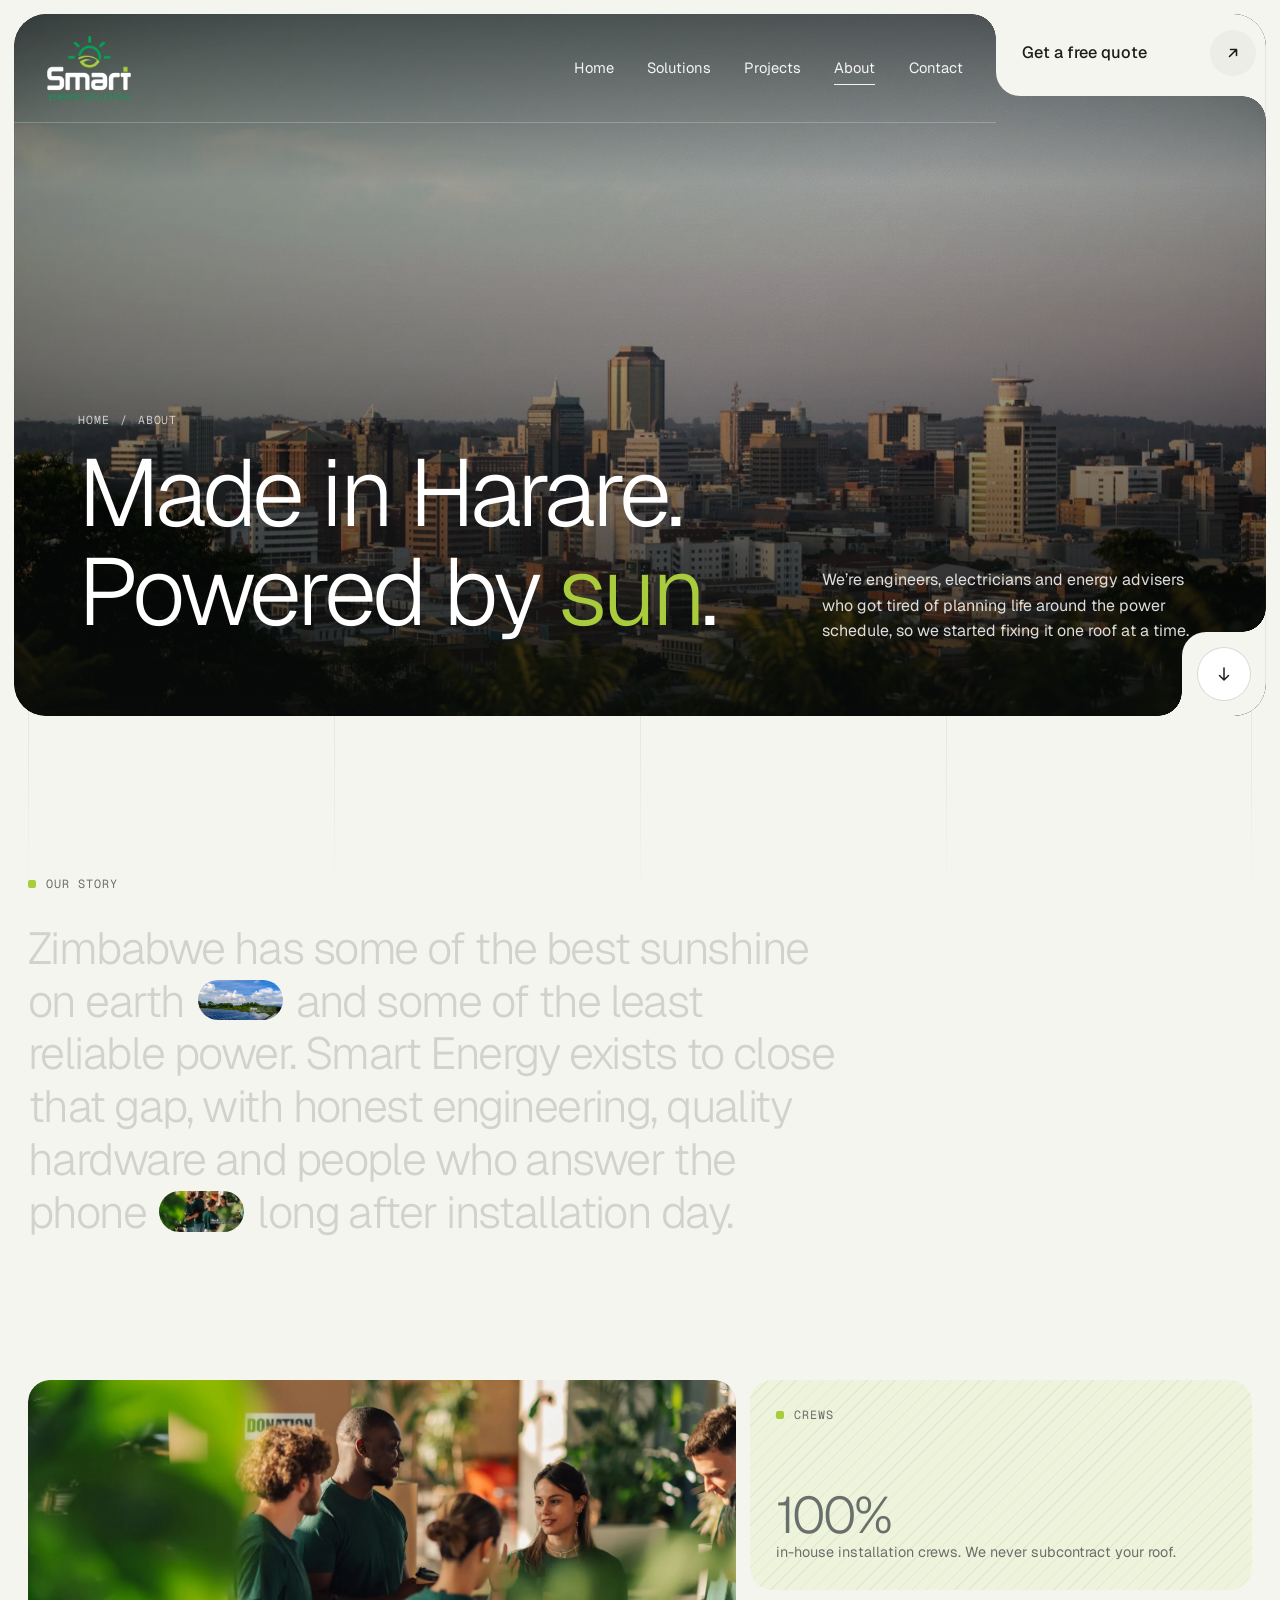
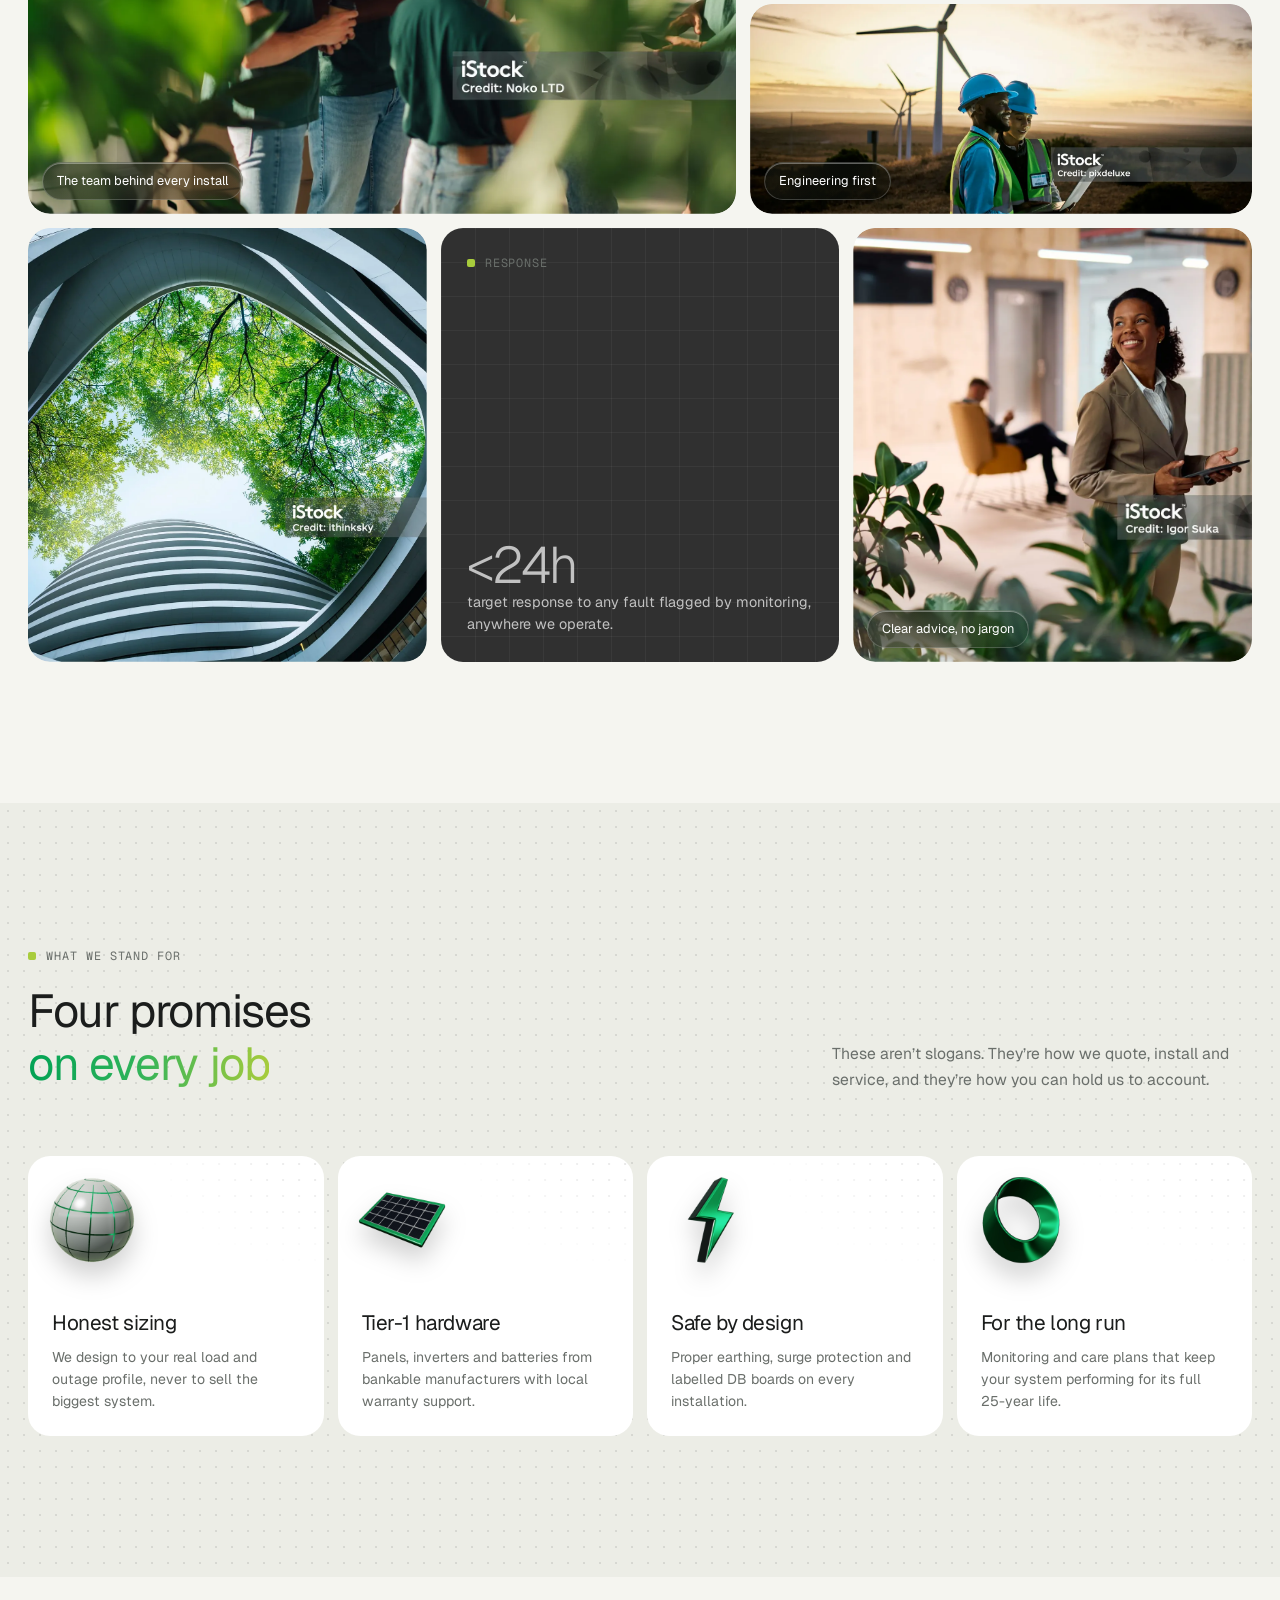
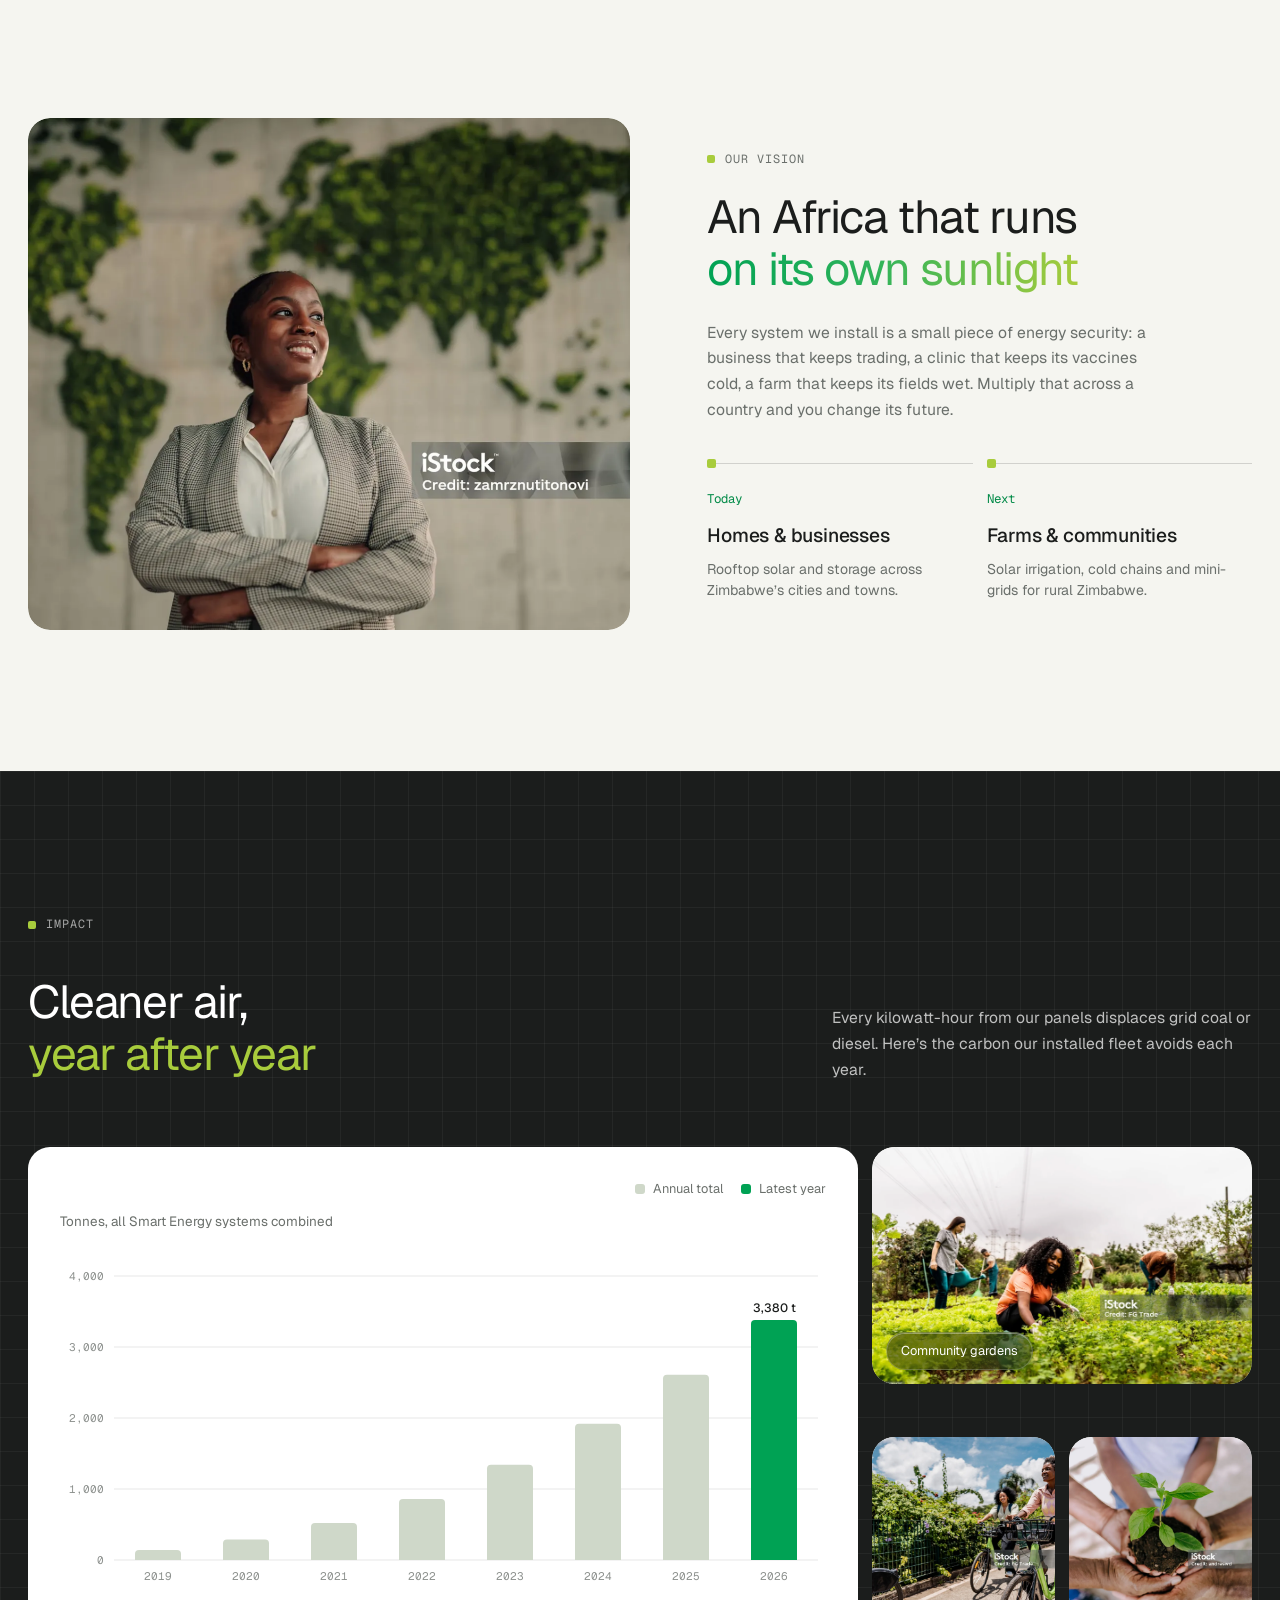
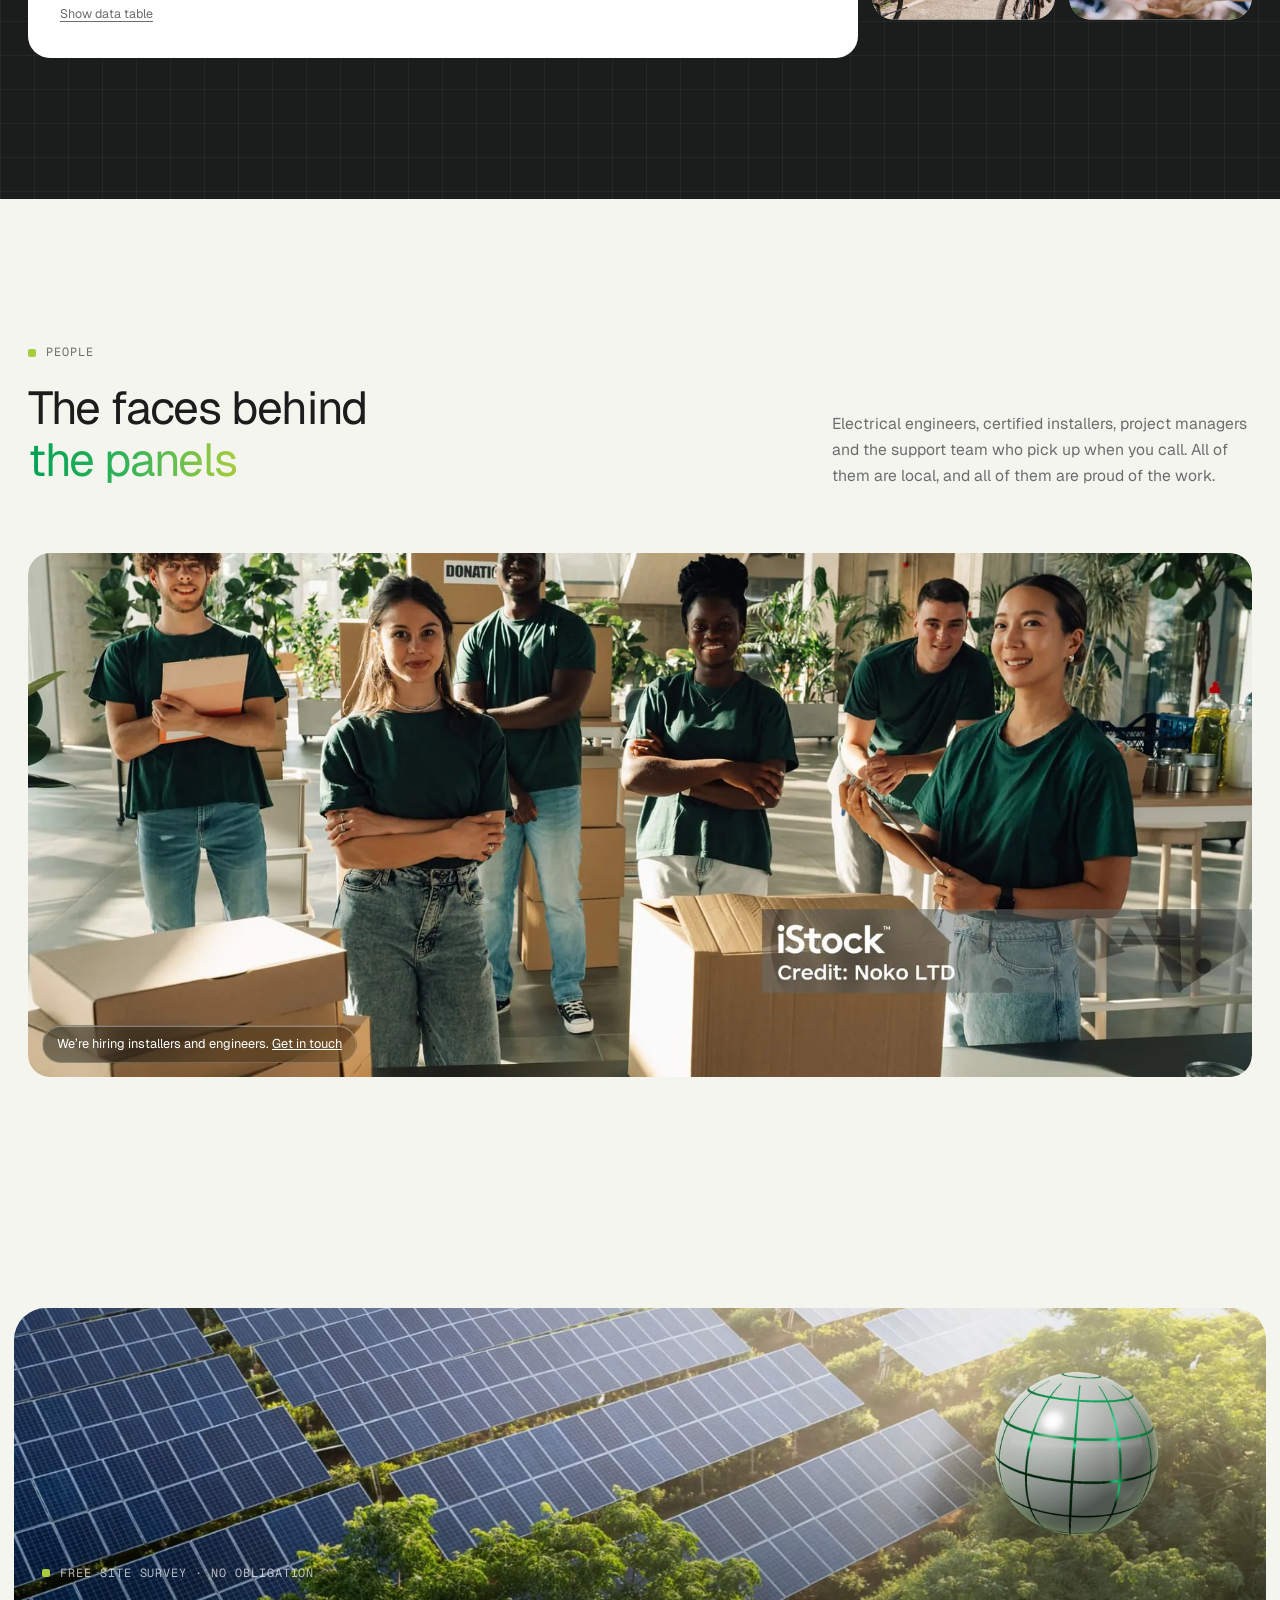
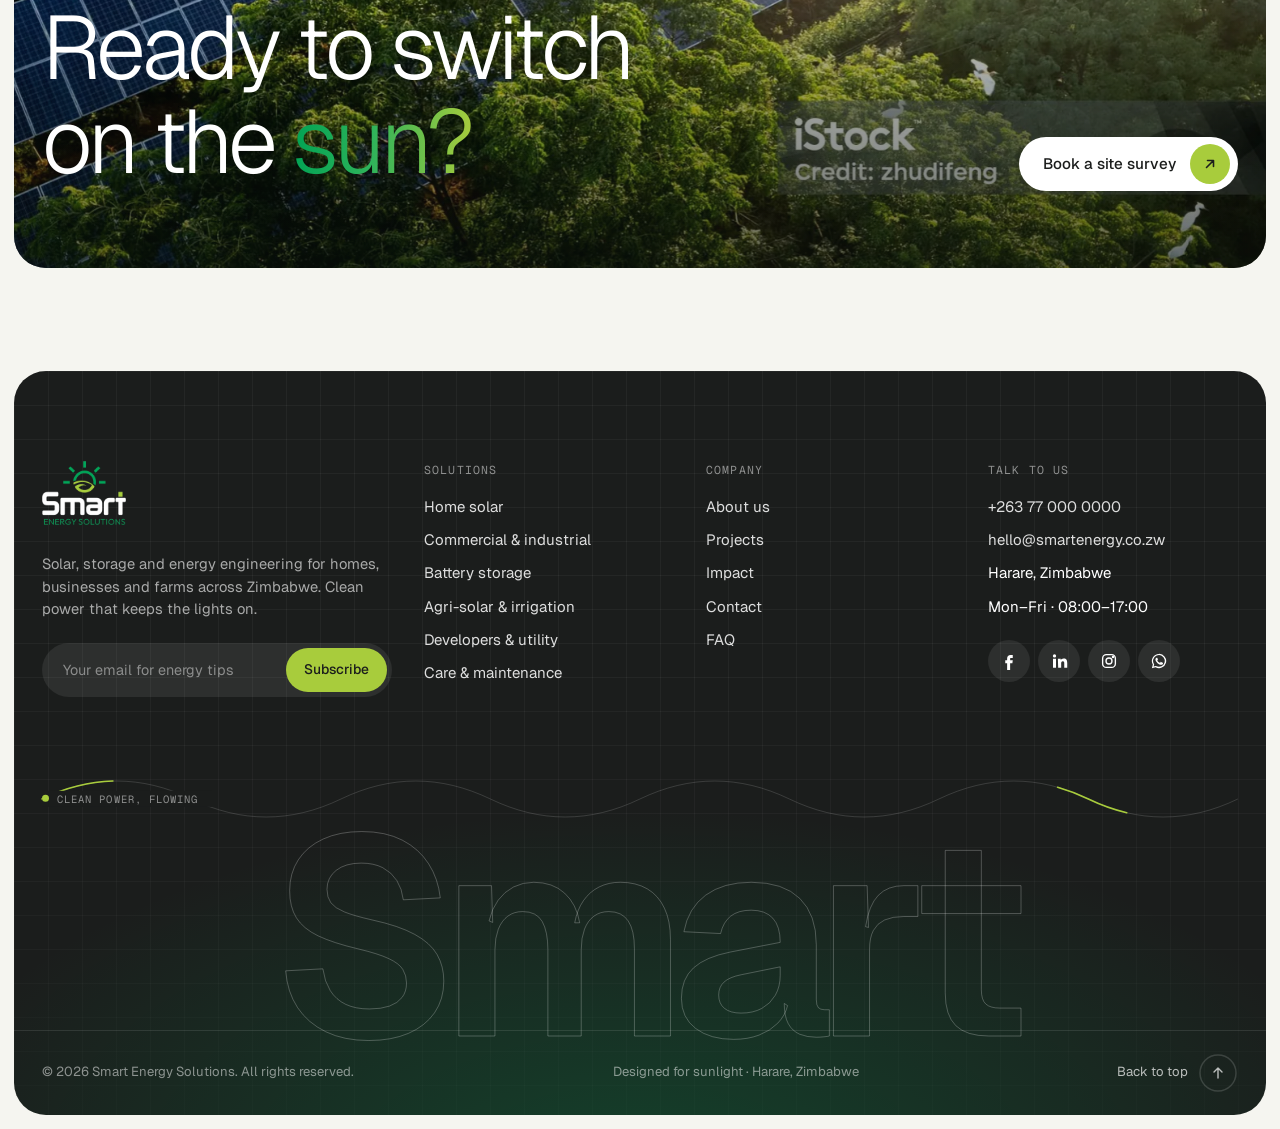
<file: about.html>
<!doctype html>
<html lang="en">
<head>
<meta charset="utf-8">
<script>document.documentElement.classList.add("js")</script>
<meta name="viewport" content="width=device-width, initial-scale=1">
<title>About — Smart Energy Solutions</title>
<meta name="description" content="Smart Energy Solutions is a Harare-based solar engineering company helping Zimbabwean homes, businesses and farms break free from outages and diesel.">
<meta name="theme-color" content="#1b1d1c">
<meta property="og:title" content="About — Smart Energy Solutions">
<meta property="og:description" content="Smart Energy Solutions is a Harare-based solar engineering company helping Zimbabwean homes, businesses and farms break free from outages and diesel.">
<meta property="og:image" content="assets/img/photos/harare-skyline.webp">
<link rel="icon" type="image/png" href="assets/img/favicon.png">
<link rel="preconnect" href="https://fonts.googleapis.com">
<link rel="preconnect" href="https://fonts.gstatic.com" crossorigin>
<link href="https://fonts.googleapis.com/css2?family=Geist:wght@300;400;500;600&family=Geist+Mono:wght@400;500&display=swap" rel="stylesheet">
<link rel="stylesheet" href="assets/css/style.css?v=1e3465c8">
<link rel="preload" as="image" href="assets/img/photos/harare-skyline.webp">
</head>
<body class="is-loading">
<a class="skip-link" href="#main">Skip to content</a>


<nav class="float-nav" aria-label="Quick">
  <a class="fn-mark" href="index.html" aria-label="Home"><img src="assets/img/mark.png" alt="" width="256" height="256"></a>
  <a class="fn-link" href="solutions.html">Solutions</a><a class="fn-link" href="projects.html">Projects</a><a class="fn-link" href="about.html" aria-current="page">About</a><a class="fn-link" href="contact.html">Contact</a>
  <a class="btn" href="contact.html#quote">Free quote <span class="btn-ico"><svg width="16" height="16" viewBox="0 0 16 16" fill="none" aria-hidden="true"><path d="M4.5 11.5l7-7M5.5 4.5h6v6" stroke="currentColor" stroke-width="1.6" stroke-linecap="round" stroke-linejoin="round"/></svg></span></a>
  <button class="nav-toggle fn-toggle" aria-label="Open menu" aria-expanded="false" aria-controls="menu"><span></span><span></span></button>
</nav>

<div class="menu" id="menu" aria-hidden="true">
  <button class="menu-close" aria-label="Close menu">×</button>
  <div class="menu-links"><a href="index.html"><span>01</span>Home</a><a href="solutions.html"><span>02</span>Solutions</a><a href="projects.html"><span>03</span>Projects</a><a href="about.html" aria-current="page"><span>04</span>About</a><a href="contact.html"><span>05</span>Contact</a></div>
  <div class="menu-foot"><a href="tel:+263770000000">+263 77 000 0000</a><a href="mailto:hello@smartenergy.co.zw">hello@smartenergy.co.zw</a><span>Harare, Zimbabwe</span></div>
</div>

<main id="main">
<div class="hero-wrap">
  <section class="hero hero--inner" aria-label="About">
    <div class="hero-media"><img src="assets/img/photos/harare-skyline.webp" alt="The Harare city skyline rising above green treetops in soft daylight" width="1700" height="1133" fetchpriority="high"></div>
    
    <nav class="site-nav" aria-label="Primary">
      <a class="brand" href="index.html" aria-label="Smart Energy Solutions — home"><img src="assets/img/logo-white.webp" alt="Smart Energy Solutions" width="460" height="352"></a>
      <div class="nav-links"><a href="index.html">Home</a><a href="solutions.html">Solutions</a><a href="projects.html">Projects</a><a href="about.html" aria-current="page">About</a><a href="contact.html">Contact</a></div>
      <div class="nav-mobile">
        <a class="nav-pill" href="projects.html"><span class="thumbs" aria-hidden="true"><img src="assets/img/photos/proj-fitment-centre-rooftop.webp" alt="" width="711" height="450"><img src="assets/img/photos/proj-terracotta-residence.webp" alt="" width="711" height="450"></span>Projects</a>
        <button class="nav-toggle" aria-label="Open menu" aria-expanded="false" aria-controls="menu"><span></span><span></span></button>
      </div>
    </nav>
    <div class="notch notch--tr">
      <a class="hero-cta" href="contact.html#quote" data-cursor="Let’s talk">Get a free quote <span class="circ"><svg width="16" height="16" viewBox="0 0 16 16" fill="none" aria-hidden="true"><path d="M4.5 11.5l7-7M5.5 4.5h6v6" stroke="currentColor" stroke-width="1.6" stroke-linecap="round" stroke-linejoin="round"/></svg></span></a>
    </div>
    <div class="hero-inner-copy">
      <div>
        <div class="crumbs"><a href="index.html">Home</a><span>/</span><span>About</span></div>
        <h1 class="h1"><span class="line-mask"><span style="--d:1s">Made in Harare.</span></span><span class="line-mask"><span style="--d:1.1s">Powered by <span style="color:var(--lime)">sun</span>.</span></span></h1>
      </div>
      <p>We’re engineers, electricians and energy advisers who got tired of planning life around the power schedule, so we started fixing it one roof at a time.</p>
    </div>
    <div class="notch notch--br"><a class="scroll-btn" href="#story" aria-label="Scroll to content"><svg width="18" height="18" viewBox="0 0 18 18" fill="none"><path d="M9 3v12M4.5 10.5L9 15l4.5-4.5" stroke="currentColor" stroke-width="1.5" stroke-linecap="round" stroke-linejoin="round"/></svg></a></div>
  </section>
</div>

<section class="section" id="story">
  <div class="container">
    <span class="eyebrow" data-reveal>Our story</span>
    <p class="statement statement--wide" data-scrub style="margin-top:26px">Zimbabwe has <span class="hl">some of the best sunshine on earth</span> <span class="chip-img"><img src="assets/img/photos/solar-blue-sky.webp" alt="" loading="lazy"></span> and some of the least reliable power. Smart Energy exists to close that gap, with <span class="hl">honest engineering</span>, quality hardware and people who answer the phone <span class="chip-img"><img src="assets/img/photos/team-huddle.webp" alt="" loading="lazy"></span> long after installation day.</p>
  </div>
</section>

<section class="section section--flush-top">
  <div class="container bento">
    <div class="media media--reveal b-a"><img src="assets/img/photos/team-huddle.webp" alt="Smart Energy team members in green shirts talking together among plants" loading="lazy"><span class="cap-chip glass">The team behind every install</span></div>
    <div class="txt lime b-b" data-reveal><span class="eyebrow">Crews</span><div><p class="big"><span data-count="100">0</span>%</p><p>in-house installation crews. We never subcontract your roof.</p></div></div>
    <div class="media media--reveal b-c"><img src="assets/img/photos/engineers-sunset.webp" alt="Two engineers in hard hats reviewing data on a laptop near wind turbines at sunset" loading="lazy"><span class="cap-chip glass">Engineering first</span></div>
    <div class="media media--reveal b-d"><img src="assets/img/photos/green-architecture.webp" alt="Looking up through a curved green building with trees at its centre" loading="lazy"></div>
    <div class="txt dark b-e" data-reveal><span class="eyebrow">Response</span><div><p class="big">&lt;<span data-count="24">0</span>h</p><p>target response to any fault flagged by monitoring, anywhere we operate.</p></div></div>
    <div class="media media--reveal b-f"><img src="assets/img/photos/client-office.webp" alt="Smiling professional holding a tablet in a bright, plant-filled office" loading="lazy"><span class="cap-chip glass">Clear advice, no jargon</span></div>
  </div>
</section>

<section class="section section--mist" id="values">
  <div class="container">
    <div class="section-head">
      <div>
        <span class="eyebrow">What we stand for</span>
        <h2 class="h2" data-lines>Four promises|<span class="tone-grad">on every job</span></h2>
      </div>
      <p class="lede" data-reveal>These aren’t slogans. They’re how we quote, install and service, and they’re how you can hold us to account.</p>
    </div>
    <div class="values">
      <article class="value" data-reveal><img class="v-obj" src="assets/img/obj/obj-orb.webp" alt="" aria-hidden="true" loading="lazy"><h3>Honest sizing</h3><p>We design to your real load and outage profile, never to sell the biggest system.</p></article>
      <article class="value" data-reveal style="--d:.08s"><img class="v-obj" src="assets/img/obj/obj-panel.webp" alt="" aria-hidden="true" loading="lazy"><h3>Tier-1 hardware</h3><p>Panels, inverters and batteries from bankable manufacturers with local warranty support.</p></article>
      <article class="value" data-reveal style="--d:.16s"><img class="v-obj" src="assets/img/obj/obj-bolt.webp" alt="" aria-hidden="true" loading="lazy"><h3>Safe by design</h3><p>Proper earthing, surge protection and labelled DB boards on every installation.</p></article>
      <article class="value" data-reveal style="--d:.24s"><img class="v-obj" src="assets/img/obj/obj-ribbon.webp" alt="" aria-hidden="true" loading="lazy"><h3>For the long run</h3><p>Monitoring and care plans that keep your system performing for its full 25-year life.</p></article>
    </div>
  </div>
</section>

<section class="section">
  <div class="container intro-grid" style="align-items:center">
    <div class="media media--reveal parallax" data-parallax=".08" style="aspect-ratio:4/3.4"><img src="assets/img/photos/vision-world-map.webp" alt="Confident businesswoman standing in front of a living moss world map" loading="lazy"></div>
    <div>
      <span class="eyebrow" data-reveal>Our vision</span>
      <h2 class="h2" style="margin-top:22px" data-lines>An Africa that runs|<span class="tone-grad">on its own sunlight</span></h2>
      <p class="lede" style="margin-top:22px" data-reveal>Every system we install is a small piece of energy security: a business that keeps trading, a clinic that keeps its vaccines cold, a farm that keeps its fields wet. Multiply that across a country and you change its future.</p>
      <div class="timeline" style="grid-template-columns:1fr 1fr; margin-top:40px">
        <div class="tl" data-reveal><span class="yr">Today</span><h3>Homes &amp; businesses</h3><p>Rooftop solar and storage across Zimbabwe’s cities and towns.</p></div>
        <div class="tl" data-reveal style="--d:.1s"><span class="yr">Next</span><h3>Farms &amp; communities</h3><p>Solar irrigation, cold chains and mini-grids for rural Zimbabwe.</p></div>
      </div>
    </div>
  </div>
</section>

<section class="section section--dark" id="impact">
  <div class="container">
    <div class="section-head">
      <div>
        <span class="eyebrow">Impact</span>
        <h2 class="h2" style="margin-top:22px" data-lines>Cleaner air,|<span style="color:var(--lime)">year after year</span></h2>
      </div>
      <p class="lede" data-reveal>Every kilowatt-hour from our panels displaces grid coal or diesel. Here’s the carbon our installed fleet avoids each year.</p>
    </div>
    <div class="calc calc--rev">
      <div class="chart-card" data-reveal>
        <div class="chart-head">
          <div><h3>CO₂ avoided per year</h3><p>Tonnes, all Smart Energy systems combined</p></div>
          <div class="legend"><span><i class="box" style="--c:#cfd8c9"></i>Annual total</span><span><i class="box" style="--c:#00a254"></i>Latest year</span></div>
        </div>
        <div class="chart" id="co2-chart"></div>
      </div>
      <div style="display:grid; gap:14px">
        <div class="media media--reveal" style="aspect-ratio:16/10"><img src="assets/img/photos/community-garden.webp" alt="Women tending a lush community vegetable garden" loading="lazy"><span class="cap-chip glass">Community gardens</span></div>
        <div style="display:grid; grid-template-columns:1fr 1fr; gap:14px">
          <div class="media media--reveal" style="aspect-ratio:1"><img src="assets/img/photos/ebike-commuters.webp" alt="Commuters riding electric bikes along a leafy path" loading="lazy"></div>
          <div class="media media--reveal" style="aspect-ratio:1"><img src="assets/img/photos/hands-seedling-community.webp" alt="Several hands together cradling a young seedling in soil" loading="lazy"></div>
        </div>
      </div>
    </div>
  </div>
</section>

<section class="section">
  <div class="container">
    <div class="section-head">
      <div>
        <span class="eyebrow">People</span>
        <h2 class="h2" data-lines>The faces behind|<span class="tone-grad">the panels</span></h2>
      </div>
      <p class="lede" data-reveal>Electrical engineers, certified installers, project managers and the support team who pick up when you call. All of them are local, and all of them are proud of the work.</p>
    </div>
    <div class="media media--reveal" style="aspect-ratio:21/9"><img src="assets/img/photos/team-portrait.webp" alt="The Smart Energy team standing together in green branded shirts" loading="lazy"><span class="cap-chip glass">We’re hiring installers and engineers. <a href="contact.html" style="text-decoration:underline">Get in touch</a></span></div>
  </div>
</section>


<section class="section section--tight">
  <div class="cta" data-reveal="scale">
    <div class="cta-bg" data-parallax=".1"><img src="assets/img/photos/panels-canopy-trees.webp" alt="Solar panels catching sunlight next to trees" loading="lazy"></div>
    <img class="obj" src="assets/img/obj/obj-orb.webp" alt="" aria-hidden="true" loading="lazy">
    <div class="container cta-inner">
      <div>
        <span class="eyebrow" style="color:rgba(255,255,255,.7)">Free site survey · no obligation</span>
        <h2 class="h1" style="margin-top:20px" data-lines>Ready to switch|on the <span class="tone-grad">sun?</span></h2>
      </div>
      <a class="btn btn--light" href="contact.html#quote">Book a site survey <span class="btn-ico"><svg width="16" height="16" viewBox="0 0 16 16" fill="none" aria-hidden="true"><path d="M4.5 11.5l7-7M5.5 4.5h6v6" stroke="currentColor" stroke-width="1.6" stroke-linecap="round" stroke-linejoin="round"/></svg></span></a>
    </div>
  </div>
</section>

</main>

<footer class="footer">
  <div class="container">
    <div class="footer-top">
      <div>
        <a class="brand" href="index.html"><img src="assets/img/logo-white.webp" alt="Smart Energy Solutions" width="460" height="352" loading="lazy"></a>
        <p>Solar, storage and energy engineering for homes, businesses and farms across Zimbabwe. Clean power that keeps the lights on.</p>
        <form class="news" data-demo aria-label="Newsletter">
          <input type="email" required placeholder="Your email for energy tips" aria-label="Email address">
          <button type="submit">Subscribe</button>
        </form>
        <p class="form-note" style="margin-top:8px"></p>
      </div>
      <div>
        <h4>Solutions</h4>
        <ul>
          <li><a href="solutions.html#residential">Home solar</a></li>
          <li><a href="solutions.html#commercial">Commercial &amp; industrial</a></li>
          <li><a href="solutions.html#storage">Battery storage</a></li>
          <li><a href="solutions.html#agri">Agri-solar &amp; irrigation</a></li>
          <li><a href="solutions.html#developers">Developers &amp; utility</a></li>
          <li><a href="solutions.html#care">Care &amp; maintenance</a></li>
        </ul>
      </div>
      <div>
        <h4>Company</h4>
        <ul>
          <li><a href="about.html">About us</a></li>
          <li><a href="projects.html">Projects</a></li>
          <li><a href="about.html#impact">Impact</a></li>
          <li><a href="contact.html">Contact</a></li>
          <li><a href="contact.html#faq">FAQ</a></li>
        </ul>
      </div>
      <div>
        <h4>Talk to us</h4>
        <ul>
          <li><a href="tel:+263770000000">+263 77 000 0000</a></li>
          <li><a href="mailto:hello@smartenergy.co.zw">hello@smartenergy.co.zw</a></li>
          <li>Harare, Zimbabwe</li>
          <li>Mon–Fri · 08:00–17:00</li>
        </ul>
        <div class="socials">
          <a href="#" aria-label="Facebook"><svg viewBox="0 0 24 24" fill="currentColor"><path d="M14 8h3V4h-3c-2.8 0-4.5 1.8-4.5 4.6V11H7v4h2.5v9h4v-9h3l.5-4h-3.5V8.8c0-.5.3-.8.5-.8z"/></svg></a>
          <a href="#" aria-label="LinkedIn"><svg viewBox="0 0 24 24" fill="currentColor"><path d="M4 9h4v12H4zM6 3a2.2 2.2 0 110 4.4A2.2 2.2 0 016 3zm4.5 6h3.8v1.7c.6-1 1.9-2 3.9-2 4 0 4.8 2.6 4.8 6V21h-4v-5.5c0-1.4 0-3.1-1.9-3.1s-2.2 1.5-2.2 3V21h-4z"/></svg></a>
          <a href="#" aria-label="Instagram"><svg viewBox="0 0 24 24" fill="none" stroke="currentColor" stroke-width="1.8"><rect x="3.5" y="3.5" width="17" height="17" rx="5"/><circle cx="12" cy="12" r="4"/><circle cx="17.3" cy="6.7" r=".8" fill="currentColor"/></svg></a>
          <a href="#" aria-label="WhatsApp"><svg viewBox="0 0 24 24" fill="currentColor"><path d="M12 2.5a9.5 9.5 0 00-8.2 14.3L2.5 21.5l4.8-1.3A9.5 9.5 0 1012 2.5zm0 17.3c-1.5 0-2.9-.4-4.1-1.1l-.3-.2-2.8.8.8-2.7-.2-.3A7.8 7.8 0 1112 19.8zm4.3-5.8c-.2-.1-1.4-.7-1.6-.8s-.4-.1-.5.1l-.7.9c-.1.2-.3.2-.5.1a6.4 6.4 0 01-3.2-2.8c-.2-.4.2-.4.7-1.3.1-.2 0-.3 0-.4l-.7-1.7c-.2-.4-.4-.4-.5-.4h-.5a.9.9 0 00-.7.3 2.8 2.8 0 00-.9 2.1 4.9 4.9 0 001 2.6 11.2 11.2 0 004.3 3.8c1.6.7 2.2.7 3 .6a2.6 2.6 0 001.7-1.2 2.1 2.1 0 00.1-1.2c0-.1-.2-.2-.4-.3z"/></svg></a>
        </div>
      </div>
    </div>
  </div>
  <div class="container footer-wave" aria-hidden="true">
    <svg viewBox="0 0 1000 56" preserveAspectRatio="none"><path class="base" d="M0 28 C 41.7 4, 83.3 4, 125 28 S 208.3 52, 250 28 S 333.3 4, 375 28 S 458.3 52, 500 28 S 583.3 4, 625 28 S 708.3 52, 750 28 S 833.3 4, 875 28 S 958.3 52, 1000 28" pathLength="1000"/><path class="flow" d="M0 28 C 41.7 4, 83.3 4, 125 28 S 208.3 52, 250 28 S 333.3 4, 375 28 S 458.3 52, 500 28 S 583.3 4, 625 28 S 708.3 52, 750 28 S 833.3 4, 875 28 S 958.3 52, 1000 28" pathLength="1000"/></svg>
    <span class="tag"><i></i>Clean power, flowing</span>
  </div>
  <div class="footer-sun" aria-hidden="true"></div>
  <div class="footer-word" aria-hidden="true">Smart</div>
  <div class="container footer-bottom">
    <span>© <span data-year>2026</span> Smart Energy Solutions. All rights reserved.</span>
    <span>Designed for sunlight · Harare, Zimbabwe</span>
    <a class="to-top" href="#main" aria-label="Back to top">Back to top <span class="ring"><svg class="r" viewBox="0 0 40 40" aria-hidden="true"><circle class="bg" cx="20" cy="20" r="18"/><circle class="fg" cx="20" cy="20" r="18"/></svg><svg width="14" height="14" viewBox="0 0 14 14" fill="none" aria-hidden="true"><path d="M7 12V2M3 6l4-4 4 4" stroke="currentColor" stroke-width="1.4" stroke-linecap="round" stroke-linejoin="round"/></svg></span></a>
  </div>
</footer>
<script>document.querySelectorAll("[data-year]").forEach(e=>e.textContent=new Date().getFullYear())</script>
<script src="assets/js/main.js?v=30e4a185" defer></script>
</body>
</html>
</file>
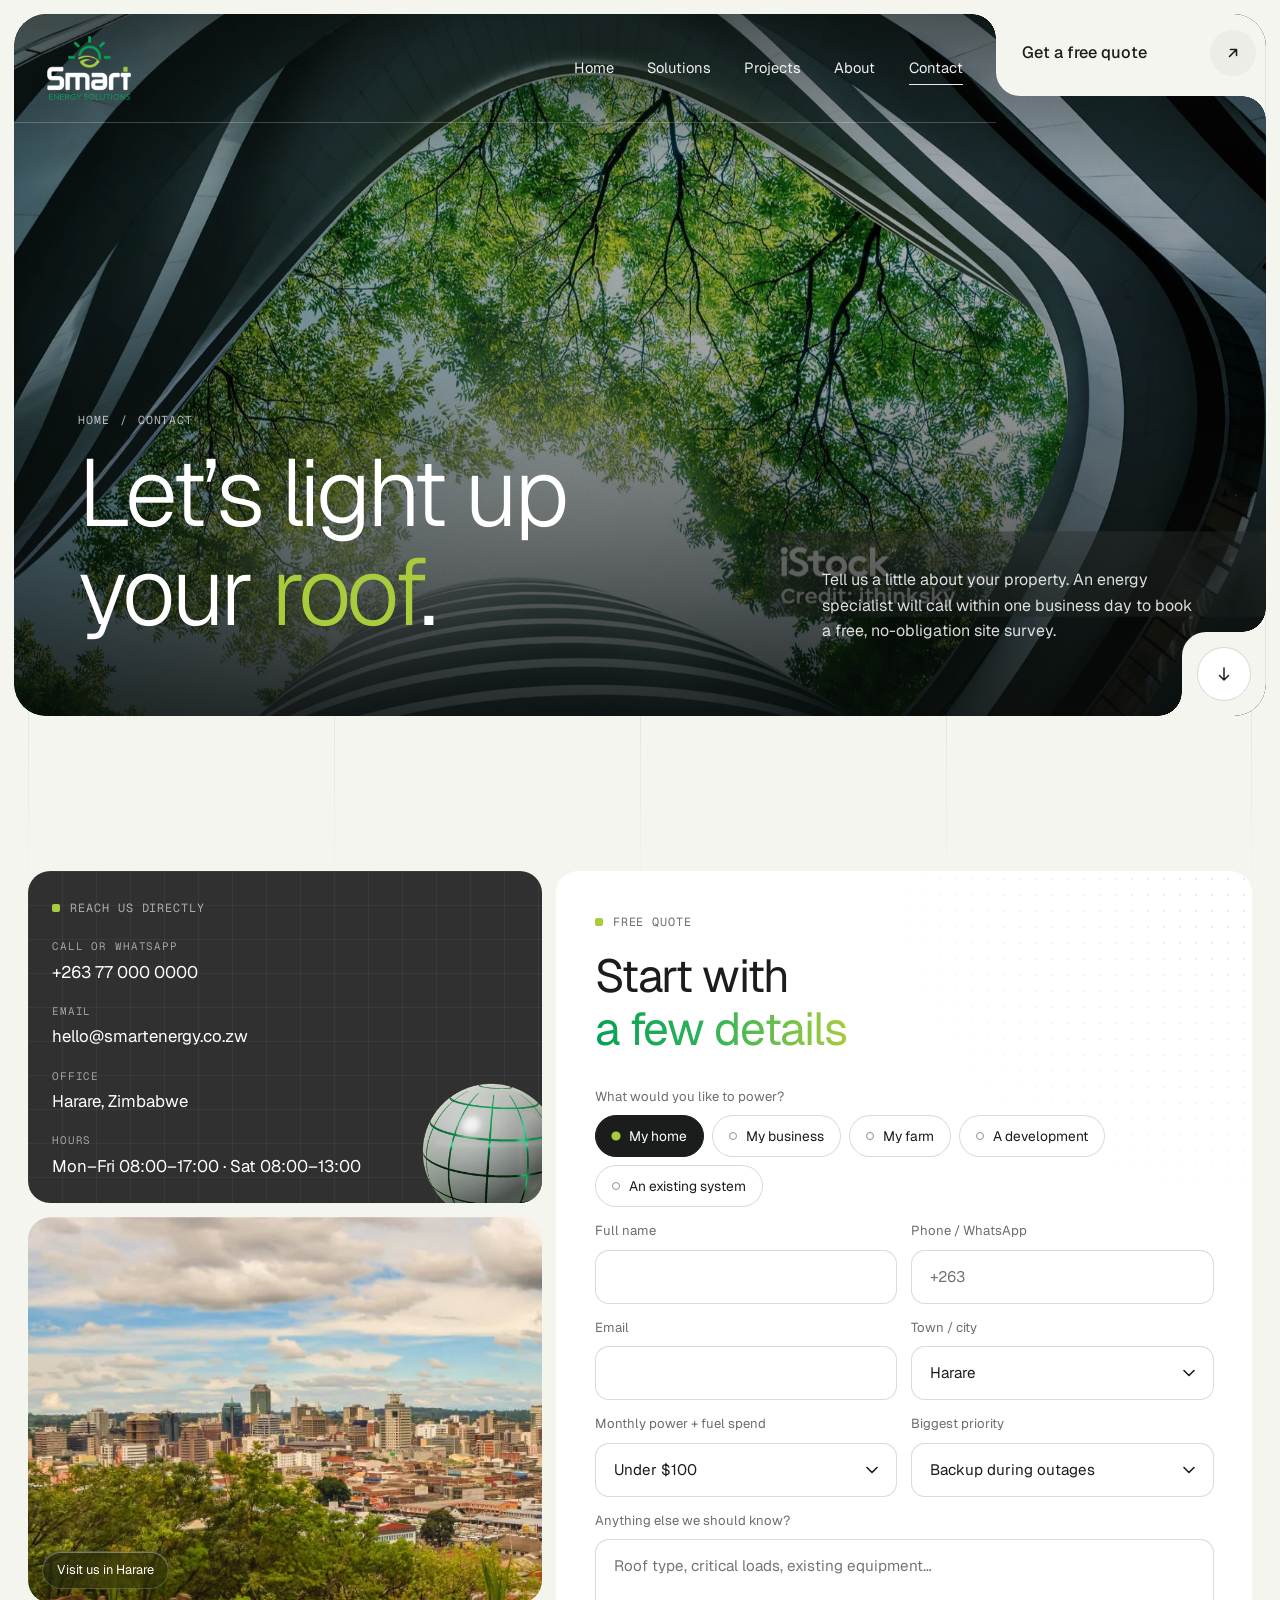
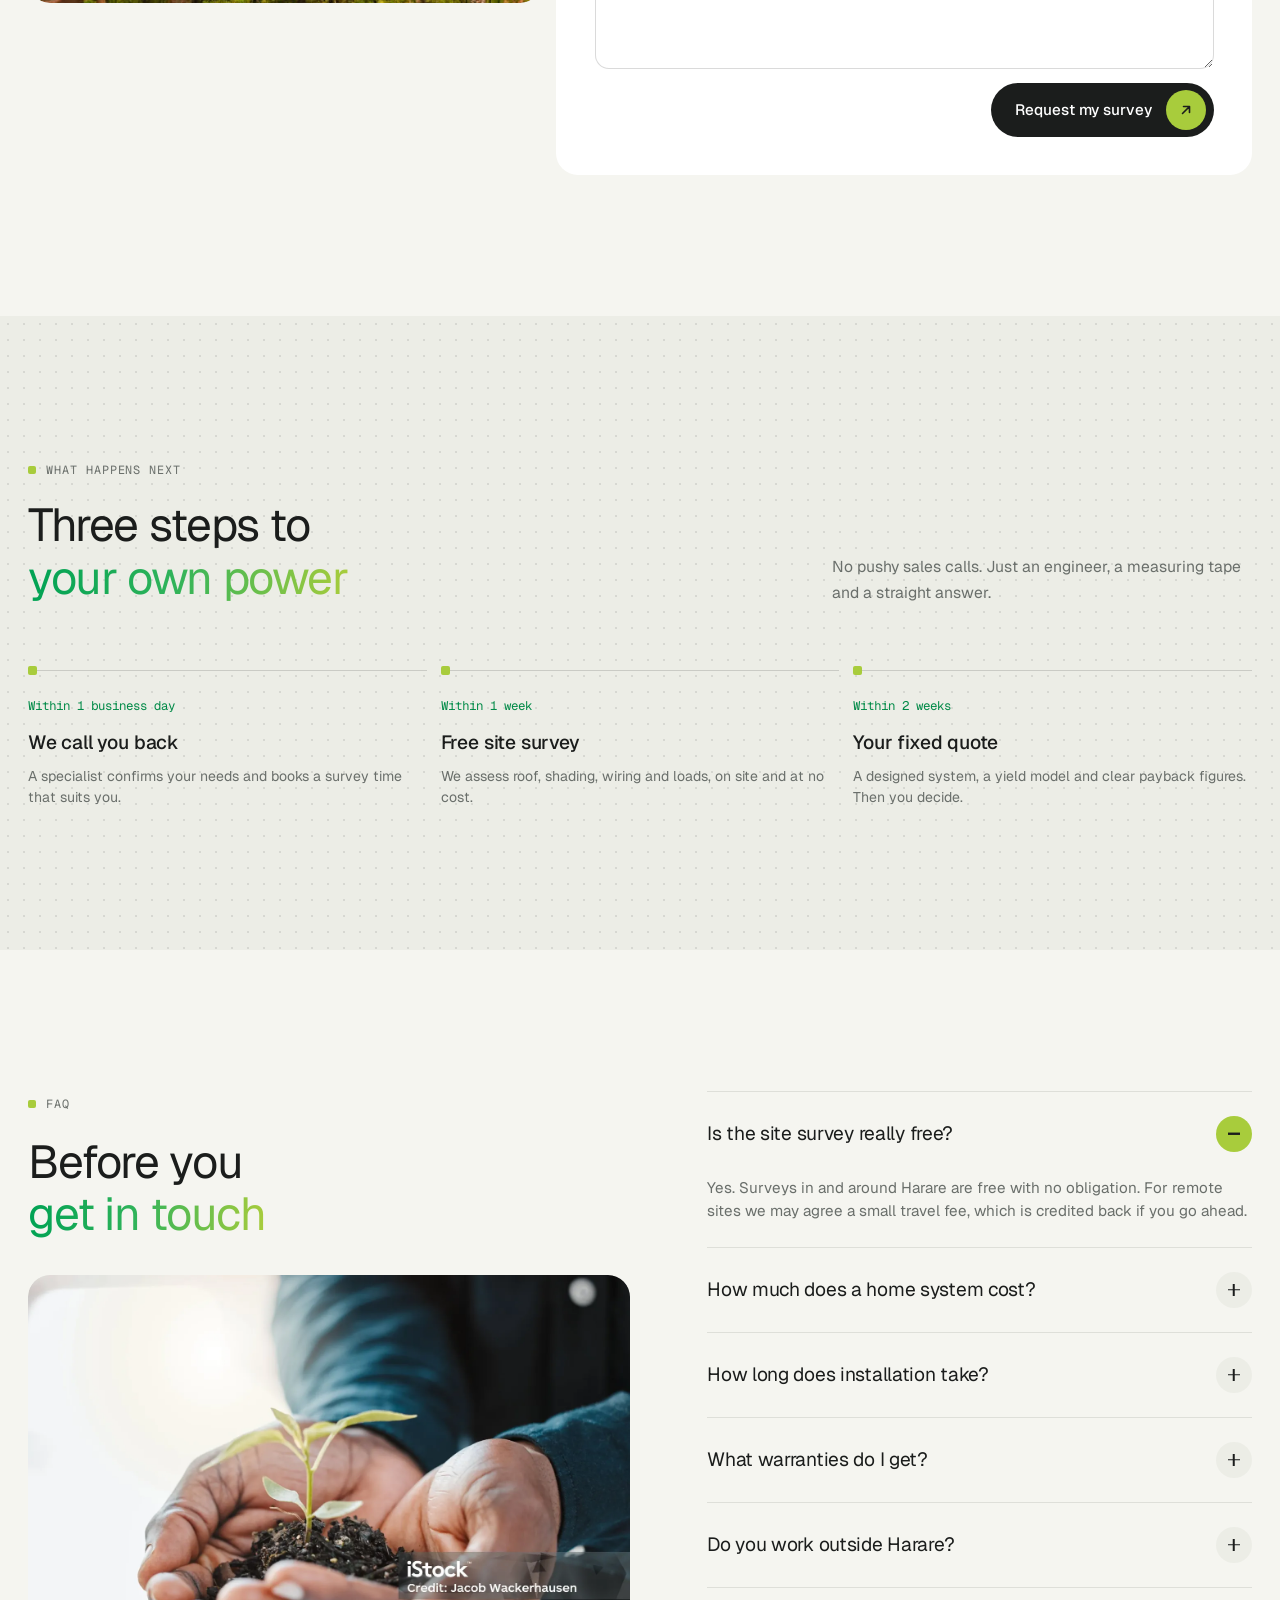
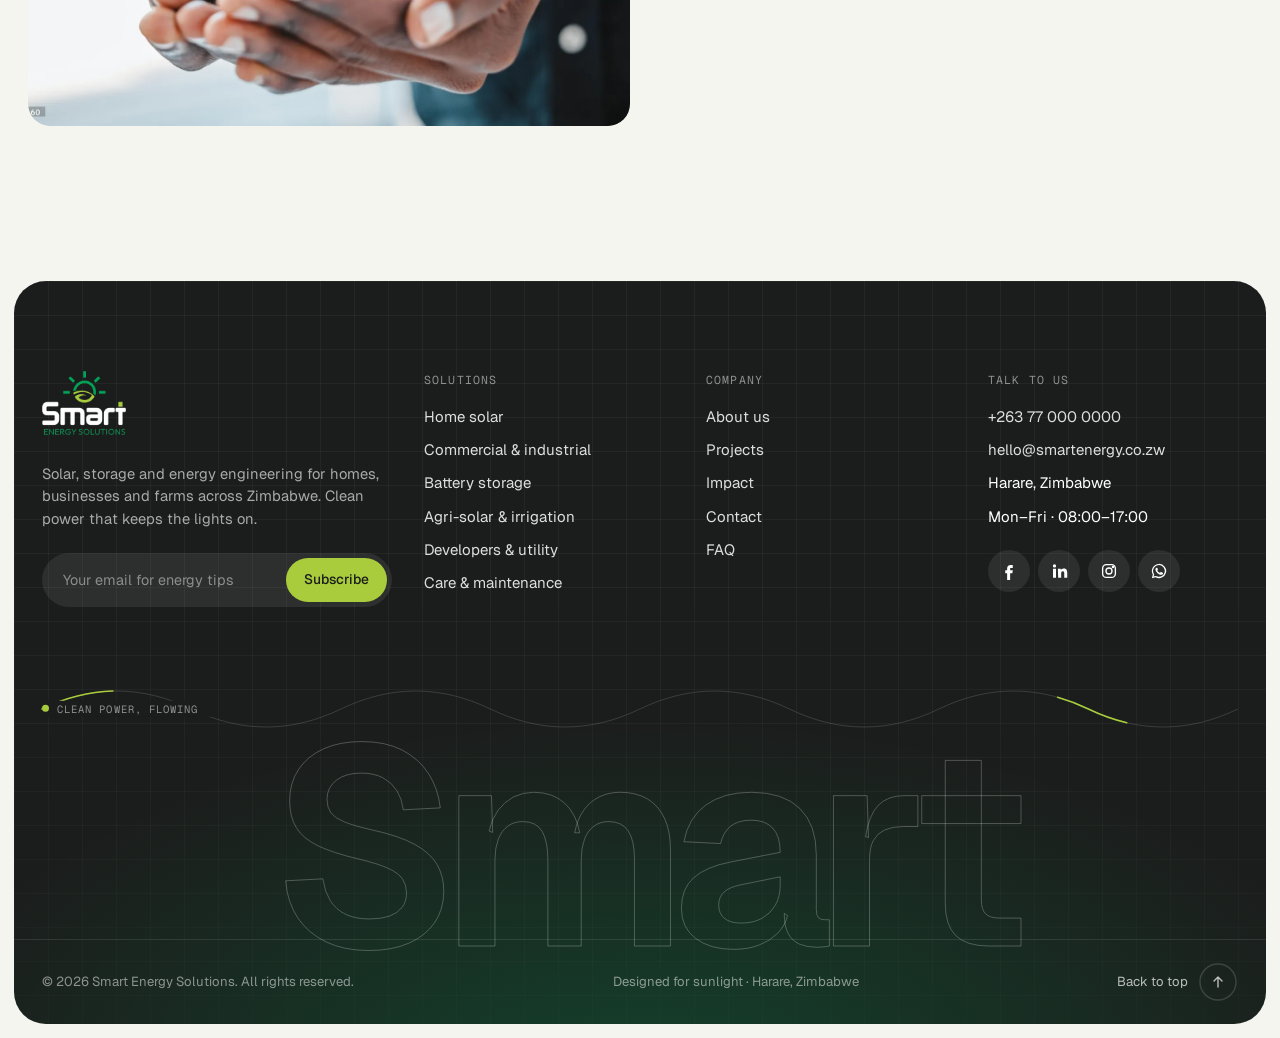
<file: contact.html>
<!doctype html>
<html lang="en">
<head>
<meta charset="utf-8">
<script>document.documentElement.classList.add("js")</script>
<meta name="viewport" content="width=device-width, initial-scale=1">
<title>Contact & free quote — Smart Energy Solutions</title>
<meta name="description" content="Book a free solar site survey with Smart Energy Solutions in Harare, Zimbabwe. Tell us about your property and an energy specialist will be in touch within one business day.">
<meta name="theme-color" content="#1b1d1c">
<meta property="og:title" content="Contact & free quote — Smart Energy Solutions">
<meta property="og:description" content="Book a free solar site survey with Smart Energy Solutions in Harare, Zimbabwe. Tell us about your property and an energy specialist will be in touch within one business day.">
<meta property="og:image" content="assets/img/photos/green-architecture.webp">
<link rel="icon" type="image/png" href="assets/img/favicon.png">
<link rel="preconnect" href="https://fonts.googleapis.com">
<link rel="preconnect" href="https://fonts.gstatic.com" crossorigin>
<link href="https://fonts.googleapis.com/css2?family=Geist:wght@300;400;500;600&family=Geist+Mono:wght@400;500&display=swap" rel="stylesheet">
<link rel="stylesheet" href="assets/css/style.css?v=1e3465c8">
<link rel="preload" as="image" href="assets/img/photos/green-architecture.webp">
</head>
<body class="is-loading">
<a class="skip-link" href="#main">Skip to content</a>


<nav class="float-nav" aria-label="Quick">
  <a class="fn-mark" href="index.html" aria-label="Home"><img src="assets/img/mark.png" alt="" width="256" height="256"></a>
  <a class="fn-link" href="solutions.html">Solutions</a><a class="fn-link" href="projects.html">Projects</a><a class="fn-link" href="about.html">About</a><a class="fn-link" href="contact.html" aria-current="page">Contact</a>
  <a class="btn" href="contact.html#quote">Free quote <span class="btn-ico"><svg width="16" height="16" viewBox="0 0 16 16" fill="none" aria-hidden="true"><path d="M4.5 11.5l7-7M5.5 4.5h6v6" stroke="currentColor" stroke-width="1.6" stroke-linecap="round" stroke-linejoin="round"/></svg></span></a>
  <button class="nav-toggle fn-toggle" aria-label="Open menu" aria-expanded="false" aria-controls="menu"><span></span><span></span></button>
</nav>

<div class="menu" id="menu" aria-hidden="true">
  <button class="menu-close" aria-label="Close menu">×</button>
  <div class="menu-links"><a href="index.html"><span>01</span>Home</a><a href="solutions.html"><span>02</span>Solutions</a><a href="projects.html"><span>03</span>Projects</a><a href="about.html"><span>04</span>About</a><a href="contact.html" aria-current="page"><span>05</span>Contact</a></div>
  <div class="menu-foot"><a href="tel:+263770000000">+263 77 000 0000</a><a href="mailto:hello@smartenergy.co.zw">hello@smartenergy.co.zw</a><span>Harare, Zimbabwe</span></div>
</div>

<main id="main">
<div class="hero-wrap">
  <section class="hero hero--inner" aria-label="Contact">
    <div class="hero-media"><img src="assets/img/photos/green-architecture.webp" alt="Looking up through a sweeping white building to a ring of green trees and sky" width="1700" height="1275" fetchpriority="high"></div>
    
    <nav class="site-nav" aria-label="Primary">
      <a class="brand" href="index.html" aria-label="Smart Energy Solutions — home"><img src="assets/img/logo-white.webp" alt="Smart Energy Solutions" width="460" height="352"></a>
      <div class="nav-links"><a href="index.html">Home</a><a href="solutions.html">Solutions</a><a href="projects.html">Projects</a><a href="about.html">About</a><a href="contact.html" aria-current="page">Contact</a></div>
      <div class="nav-mobile">
        <a class="nav-pill" href="projects.html"><span class="thumbs" aria-hidden="true"><img src="assets/img/photos/proj-fitment-centre-rooftop.webp" alt="" width="711" height="450"><img src="assets/img/photos/proj-terracotta-residence.webp" alt="" width="711" height="450"></span>Projects</a>
        <button class="nav-toggle" aria-label="Open menu" aria-expanded="false" aria-controls="menu"><span></span><span></span></button>
      </div>
    </nav>
    <div class="notch notch--tr">
      <a class="hero-cta" href="contact.html#quote" data-cursor="Let’s talk">Get a free quote <span class="circ"><svg width="16" height="16" viewBox="0 0 16 16" fill="none" aria-hidden="true"><path d="M4.5 11.5l7-7M5.5 4.5h6v6" stroke="currentColor" stroke-width="1.6" stroke-linecap="round" stroke-linejoin="round"/></svg></span></a>
    </div>
    <div class="hero-inner-copy">
      <div>
        <div class="crumbs"><a href="index.html">Home</a><span>/</span><span>Contact</span></div>
        <h1 class="h1"><span class="line-mask"><span style="--d:1s">Let’s light up</span></span><span class="line-mask"><span style="--d:1.1s">your <span style="color:var(--lime)">roof</span>.</span></span></h1>
      </div>
      <p>Tell us a little about your property. An energy specialist will call within one business day to book a free, no-obligation site survey.</p>
    </div>
    <div class="notch notch--br"><a class="scroll-btn" href="#quote" aria-label="Scroll to the form"><svg width="18" height="18" viewBox="0 0 18 18" fill="none"><path d="M9 3v12M4.5 10.5L9 15l4.5-4.5" stroke="currentColor" stroke-width="1.5" stroke-linecap="round" stroke-linejoin="round"/></svg></a></div>
  </section>
</div>

<section class="section" id="quote">
  <div class="container contact-grid">
    <div class="contact-side">
      <div class="info-card" data-reveal>
        <span class="eyebrow" style="color:rgba(255,255,255,.6)">Reach us directly</span>
        <dl>
          <div><dt>Call or WhatsApp</dt><dd><a href="tel:+263770000000">+263 77 000 0000</a></dd></div>
          <div><dt>Email</dt><dd><a href="mailto:hello@smartenergy.co.zw">hello@smartenergy.co.zw</a></dd></div>
          <div><dt>Office</dt><dd>Harare, Zimbabwe</dd></div>
          <div><dt>Hours</dt><dd>Mon–Fri 08:00–17:00 · Sat 08:00–13:00</dd></div>
        </dl>
        <img class="obj" src="assets/img/obj/obj-orb.webp" alt="" aria-hidden="true" loading="lazy">
      </div>
      <div class="media media--reveal" style="aspect-ratio:4/3"><img src="assets/img/photos/harare-city-trees.webp" alt="Harare’s city centre seen across a canopy of trees" loading="lazy"><span class="cap-chip glass">Visit us in Harare</span></div>
    </div>

    <div class="contact-card" data-reveal style="--d:.1s">
      <span class="eyebrow">Free quote</span>
      <h2 class="h2" style="margin:18px 0 30px" data-lines>Start with|<span class="tone-grad">a few details</span></h2>
      <form class="form" data-demo novalidate>
        <div class="field full">
          <label id="lbl-type">What would you like to power?</label>
          <div class="choice-row" role="radiogroup" aria-labelledby="lbl-type">
            <label><input type="radio" name="type" value="home" checked><span>My home</span></label>
            <label><input type="radio" name="type" value="business"><span>My business</span></label>
            <label><input type="radio" name="type" value="farm"><span>My farm</span></label>
            <label><input type="radio" name="type" value="project"><span>A development</span></label>
            <label><input type="radio" name="type" value="care"><span>An existing system</span></label>
          </div>
        </div>
        <div class="field"><label for="f-name">Full name</label><input id="f-name" name="name" autocomplete="name" required></div>
        <div class="field"><label for="f-phone">Phone / WhatsApp</label><input id="f-phone" name="phone" type="tel" autocomplete="tel" required placeholder="+263"></div>
        <div class="field"><label for="f-email">Email</label><input id="f-email" name="email" type="email" autocomplete="email" required></div>
        <div class="field"><label for="f-town">Town / city</label>
          <select id="f-town" name="town"><option>Harare</option><option>Bulawayo</option><option>Mutare</option><option>Gweru</option><option>Kwekwe</option><option>Masvingo</option><option>Chinhoyi</option><option>Victoria Falls</option><option>Other</option></select>
        </div>
        <div class="field"><label for="f-bill">Monthly power + fuel spend</label>
          <select id="f-bill" name="bill"><option>Under $100</option><option>$100 – $300</option><option>$300 – $1,000</option><option>$1,000 – $5,000</option><option>Over $5,000</option></select>
        </div>
        <div class="field"><label for="f-backup">Biggest priority</label>
          <select id="f-backup" name="priority"><option>Backup during outages</option><option>Lower bills</option><option>Replace the generator</option><option>Go fully off-grid</option><option>Water pumping / irrigation</option></select>
        </div>
        <div class="field full"><label for="f-msg">Anything else we should know?</label><textarea id="f-msg" name="message" placeholder="Roof type, critical loads, existing equipment…"></textarea></div>
        <div class="field full" style="display:flex; align-items:center; justify-content:space-between; gap:16px; flex-wrap:wrap">
          <p class="form-note" aria-live="polite"></p>
          <button class="btn" type="submit">Request my survey <span class="btn-ico"><svg width="16" height="16" viewBox="0 0 16 16" fill="none"><path d="M4.5 11.5l7-7M5.5 4.5h6v6" stroke="currentColor" stroke-width="1.6" stroke-linecap="round" stroke-linejoin="round"/></svg></span></button>
        </div>
      </form>
    </div>
  </div>
</section>

<section class="section section--mist">
  <div class="container">
    <div class="section-head">
      <div>
        <span class="eyebrow">What happens next</span>
        <h2 class="h2" data-lines>Three steps to|<span class="tone-grad">your own power</span></h2>
      </div>
      <p class="lede" data-reveal>No pushy sales calls. Just an engineer, a measuring tape and a straight answer.</p>
    </div>
    <div class="timeline" style="grid-template-columns:repeat(3,1fr)">
      <div class="tl" data-reveal><span class="yr">Within 1 business day</span><h3>We call you back</h3><p>A specialist confirms your needs and books a survey time that suits you.</p></div>
      <div class="tl" data-reveal style="--d:.1s"><span class="yr">Within 1 week</span><h3>Free site survey</h3><p>We assess roof, shading, wiring and loads, on site and at no cost.</p></div>
      <div class="tl" data-reveal style="--d:.2s"><span class="yr">Within 2 weeks</span><h3>Your fixed quote</h3><p>A designed system, a yield model and clear payback figures. Then you decide.</p></div>
    </div>
  </div>
</section>

<section class="section" id="faq">
  <div class="container intro-grid">
    <div>
      <span class="eyebrow">FAQ</span>
      <h2 class="h2" style="margin-top:22px" data-lines>Before you|<span class="tone-grad">get in touch</span></h2>
      <div class="media media--reveal" style="aspect-ratio:4/3; margin-top:32px"><img src="assets/img/photos/hands-seedling.webp" alt="Open hands holding a small seedling in rich soil" loading="lazy"></div>
    </div>
    <div class="faq" data-reveal>
      <details open><summary>Is the site survey really free?<i></i></summary><p class="ans">Yes. Surveys in and around Harare are free with no obligation. For remote sites we may agree a small travel fee, which is credited back if you go ahead.</p></details>
      <details><summary>How much does a home system cost?<i></i></summary><p class="ans">It depends on what you want to keep running. Try the <a href="index.html#savings" style="text-decoration:underline">savings calculator</a> for an indicative size and payback. Your survey gives a fixed, itemised price.</p></details>
      <details><summary>How long does installation take?<i></i></summary><p class="ans">Most homes take one to three days on site. Commercial systems typically take two to eight weeks, depending on size and approvals.</p></details>
      <details><summary>What warranties do I get?<i></i></summary><p class="ans">Panels typically carry 12–15 year product and 25–30 year performance warranties. Inverters and batteries usually carry 5–10 years, and we add our own workmanship warranty on every install.</p></details>
      <details><summary>Do you work outside Harare?<i></i></summary><p class="ans">Yes. We deliver projects nationwide, from Bulawayo and Mutare to farms and lodges in remote areas.</p></details>
    </div>
  </div>
</section>

</main>

<footer class="footer">
  <div class="container">
    <div class="footer-top">
      <div>
        <a class="brand" href="index.html"><img src="assets/img/logo-white.webp" alt="Smart Energy Solutions" width="460" height="352" loading="lazy"></a>
        <p>Solar, storage and energy engineering for homes, businesses and farms across Zimbabwe. Clean power that keeps the lights on.</p>
        <form class="news" data-demo aria-label="Newsletter">
          <input type="email" required placeholder="Your email for energy tips" aria-label="Email address">
          <button type="submit">Subscribe</button>
        </form>
        <p class="form-note" style="margin-top:8px"></p>
      </div>
      <div>
        <h4>Solutions</h4>
        <ul>
          <li><a href="solutions.html#residential">Home solar</a></li>
          <li><a href="solutions.html#commercial">Commercial &amp; industrial</a></li>
          <li><a href="solutions.html#storage">Battery storage</a></li>
          <li><a href="solutions.html#agri">Agri-solar &amp; irrigation</a></li>
          <li><a href="solutions.html#developers">Developers &amp; utility</a></li>
          <li><a href="solutions.html#care">Care &amp; maintenance</a></li>
        </ul>
      </div>
      <div>
        <h4>Company</h4>
        <ul>
          <li><a href="about.html">About us</a></li>
          <li><a href="projects.html">Projects</a></li>
          <li><a href="about.html#impact">Impact</a></li>
          <li><a href="contact.html">Contact</a></li>
          <li><a href="contact.html#faq">FAQ</a></li>
        </ul>
      </div>
      <div>
        <h4>Talk to us</h4>
        <ul>
          <li><a href="tel:+263770000000">+263 77 000 0000</a></li>
          <li><a href="mailto:hello@smartenergy.co.zw">hello@smartenergy.co.zw</a></li>
          <li>Harare, Zimbabwe</li>
          <li>Mon–Fri · 08:00–17:00</li>
        </ul>
        <div class="socials">
          <a href="#" aria-label="Facebook"><svg viewBox="0 0 24 24" fill="currentColor"><path d="M14 8h3V4h-3c-2.8 0-4.5 1.8-4.5 4.6V11H7v4h2.5v9h4v-9h3l.5-4h-3.5V8.8c0-.5.3-.8.5-.8z"/></svg></a>
          <a href="#" aria-label="LinkedIn"><svg viewBox="0 0 24 24" fill="currentColor"><path d="M4 9h4v12H4zM6 3a2.2 2.2 0 110 4.4A2.2 2.2 0 016 3zm4.5 6h3.8v1.7c.6-1 1.9-2 3.9-2 4 0 4.8 2.6 4.8 6V21h-4v-5.5c0-1.4 0-3.1-1.9-3.1s-2.2 1.5-2.2 3V21h-4z"/></svg></a>
          <a href="#" aria-label="Instagram"><svg viewBox="0 0 24 24" fill="none" stroke="currentColor" stroke-width="1.8"><rect x="3.5" y="3.5" width="17" height="17" rx="5"/><circle cx="12" cy="12" r="4"/><circle cx="17.3" cy="6.7" r=".8" fill="currentColor"/></svg></a>
          <a href="#" aria-label="WhatsApp"><svg viewBox="0 0 24 24" fill="currentColor"><path d="M12 2.5a9.5 9.5 0 00-8.2 14.3L2.5 21.5l4.8-1.3A9.5 9.5 0 1012 2.5zm0 17.3c-1.5 0-2.9-.4-4.1-1.1l-.3-.2-2.8.8.8-2.7-.2-.3A7.8 7.8 0 1112 19.8zm4.3-5.8c-.2-.1-1.4-.7-1.6-.8s-.4-.1-.5.1l-.7.9c-.1.2-.3.2-.5.1a6.4 6.4 0 01-3.2-2.8c-.2-.4.2-.4.7-1.3.1-.2 0-.3 0-.4l-.7-1.7c-.2-.4-.4-.4-.5-.4h-.5a.9.9 0 00-.7.3 2.8 2.8 0 00-.9 2.1 4.9 4.9 0 001 2.6 11.2 11.2 0 004.3 3.8c1.6.7 2.2.7 3 .6a2.6 2.6 0 001.7-1.2 2.1 2.1 0 00.1-1.2c0-.1-.2-.2-.4-.3z"/></svg></a>
        </div>
      </div>
    </div>
  </div>
  <div class="container footer-wave" aria-hidden="true">
    <svg viewBox="0 0 1000 56" preserveAspectRatio="none"><path class="base" d="M0 28 C 41.7 4, 83.3 4, 125 28 S 208.3 52, 250 28 S 333.3 4, 375 28 S 458.3 52, 500 28 S 583.3 4, 625 28 S 708.3 52, 750 28 S 833.3 4, 875 28 S 958.3 52, 1000 28" pathLength="1000"/><path class="flow" d="M0 28 C 41.7 4, 83.3 4, 125 28 S 208.3 52, 250 28 S 333.3 4, 375 28 S 458.3 52, 500 28 S 583.3 4, 625 28 S 708.3 52, 750 28 S 833.3 4, 875 28 S 958.3 52, 1000 28" pathLength="1000"/></svg>
    <span class="tag"><i></i>Clean power, flowing</span>
  </div>
  <div class="footer-sun" aria-hidden="true"></div>
  <div class="footer-word" aria-hidden="true">Smart</div>
  <div class="container footer-bottom">
    <span>© <span data-year>2026</span> Smart Energy Solutions. All rights reserved.</span>
    <span>Designed for sunlight · Harare, Zimbabwe</span>
    <a class="to-top" href="#main" aria-label="Back to top">Back to top <span class="ring"><svg class="r" viewBox="0 0 40 40" aria-hidden="true"><circle class="bg" cx="20" cy="20" r="18"/><circle class="fg" cx="20" cy="20" r="18"/></svg><svg width="14" height="14" viewBox="0 0 14 14" fill="none" aria-hidden="true"><path d="M7 12V2M3 6l4-4 4 4" stroke="currentColor" stroke-width="1.4" stroke-linecap="round" stroke-linejoin="round"/></svg></span></a>
  </div>
</footer>
<script>document.querySelectorAll("[data-year]").forEach(e=>e.textContent=new Date().getFullYear())</script>
<script src="assets/js/main.js?v=30e4a185" defer></script>
</body>
</html>
</file>
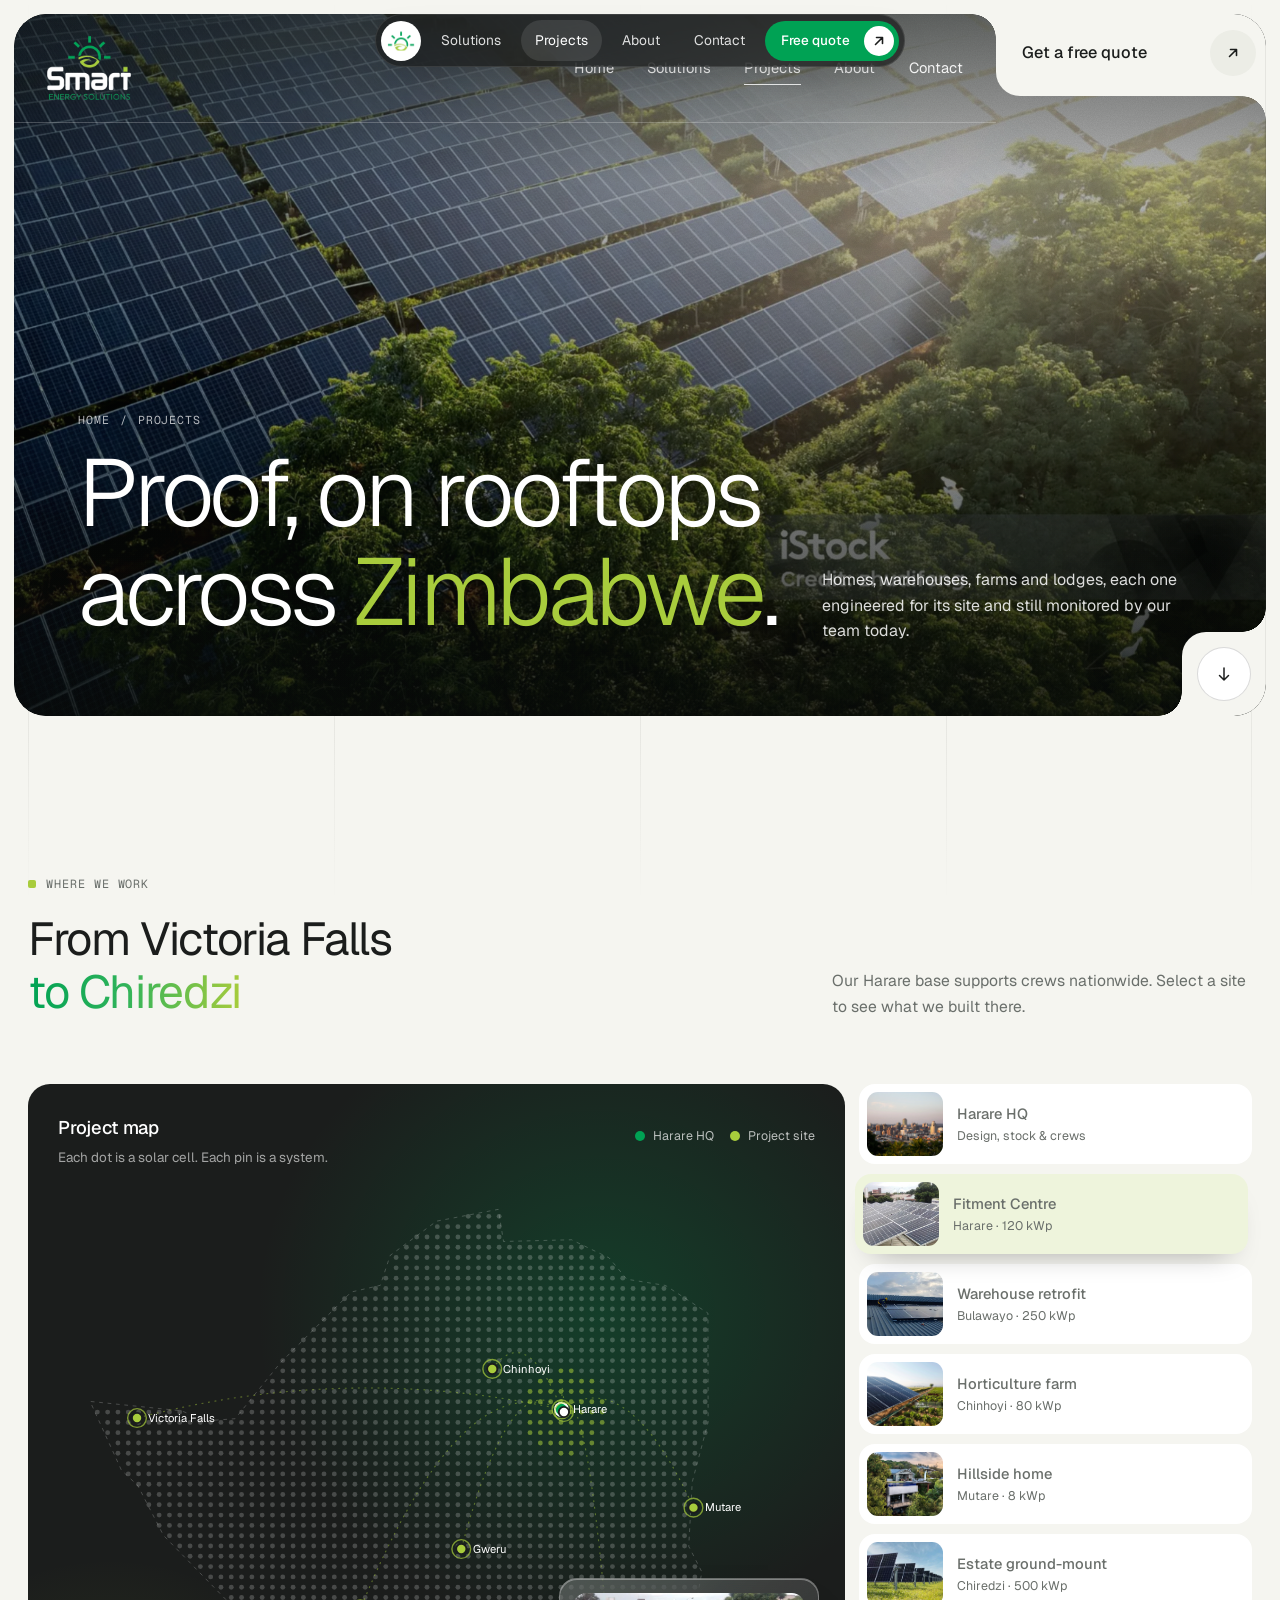
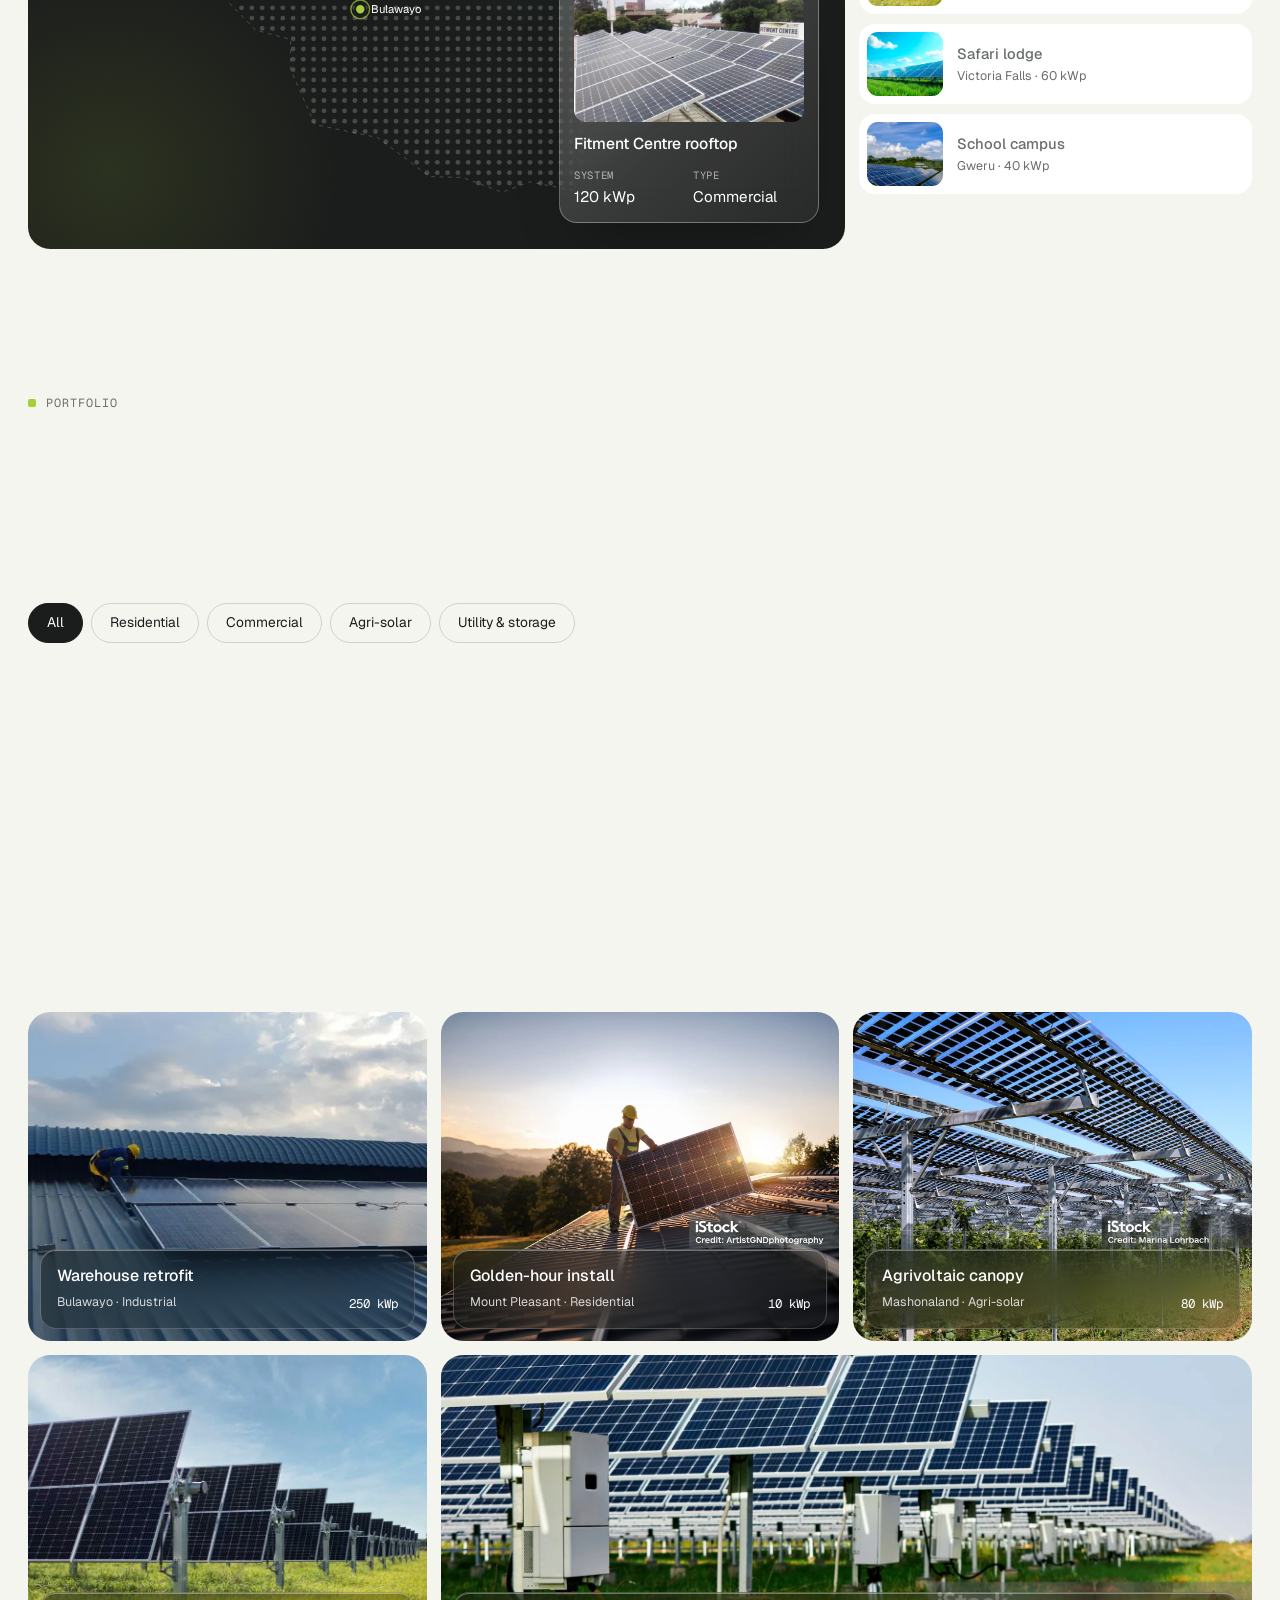
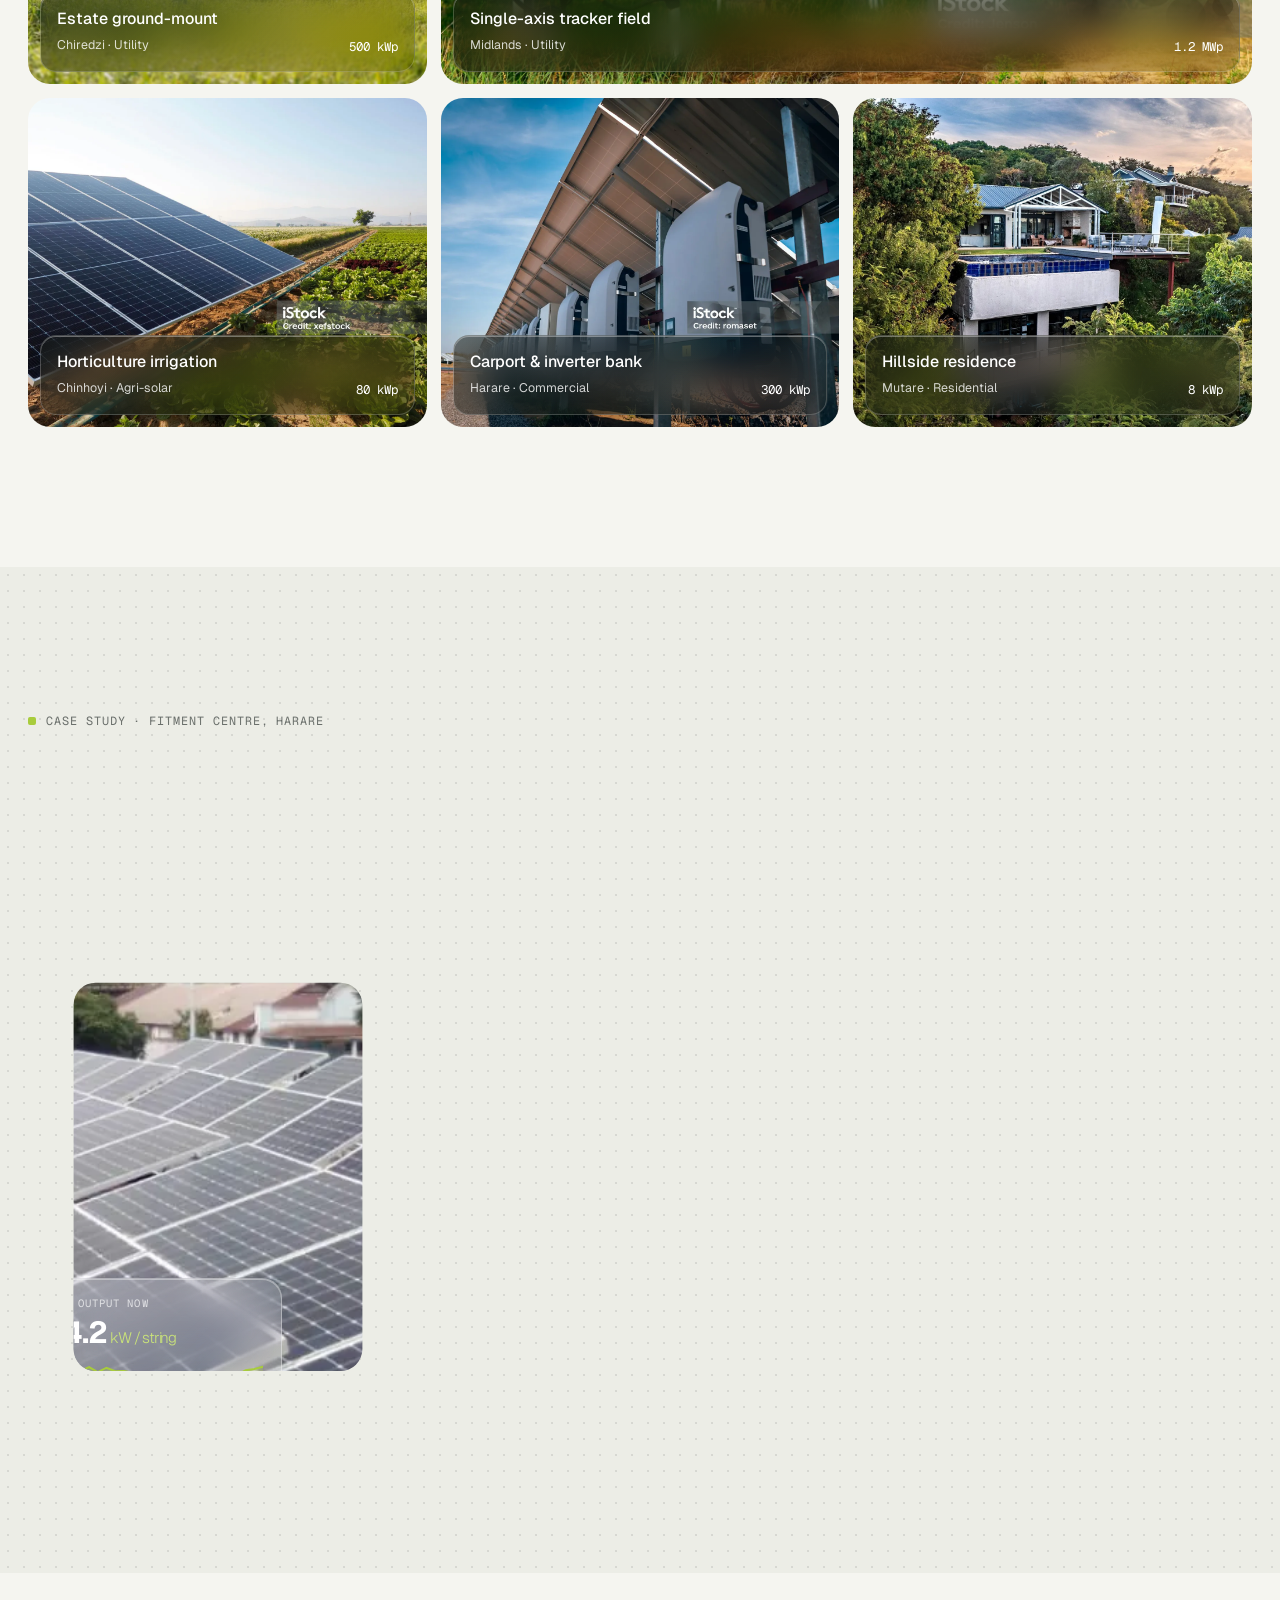
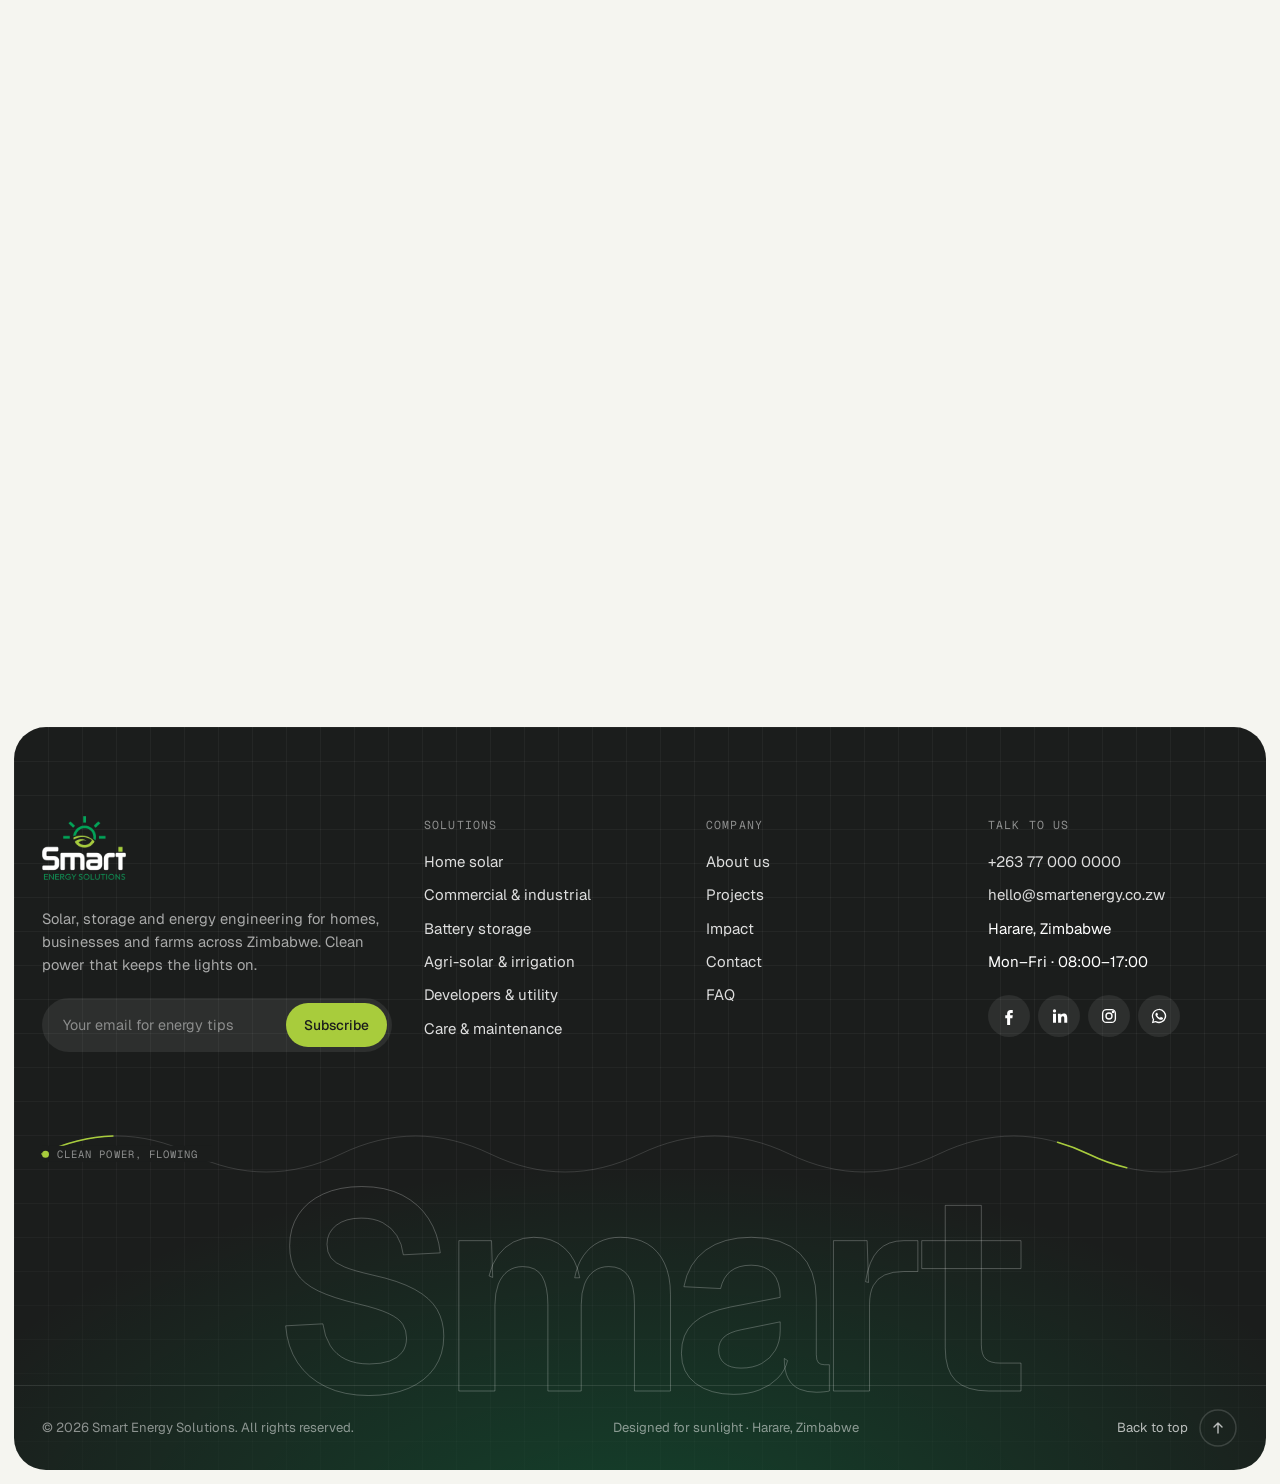
<file: projects.html>
<!doctype html>
<html lang="en">
<head>
<meta charset="utf-8">
<script>document.documentElement.classList.add("js")</script>
<meta name="viewport" content="width=device-width, initial-scale=1">
<title>Projects — Smart Energy Solutions</title>
<meta name="description" content="Solar and storage projects delivered by Smart Energy Solutions across Zimbabwe, from Harare rooftops to farms in Chinhoyi and lodges in Victoria Falls.">
<meta name="theme-color" content="#1b1d1c">
<meta property="og:title" content="Projects — Smart Energy Solutions">
<meta property="og:description" content="Solar and storage projects delivered by Smart Energy Solutions across Zimbabwe, from Harare rooftops to farms in Chinhoyi and lodges in Victoria Falls.">
<meta property="og:image" content="assets/img/photos/panels-canopy-trees.webp">
<link rel="icon" type="image/png" href="assets/img/favicon.png">
<link rel="preconnect" href="https://fonts.googleapis.com">
<link rel="preconnect" href="https://fonts.gstatic.com" crossorigin>
<link href="https://fonts.googleapis.com/css2?family=Geist:wght@300;400;500;600&family=Geist+Mono:wght@400;500&display=swap" rel="stylesheet">
<link rel="stylesheet" href="assets/css/style.css?v=1e3465c8">
<link rel="preload" as="image" href="assets/img/photos/panels-canopy-trees.webp">
</head>
<body class="is-loading">
<a class="skip-link" href="#main">Skip to content</a>


<nav class="float-nav" aria-label="Quick">
  <a class="fn-mark" href="index.html" aria-label="Home"><img src="assets/img/mark.png" alt="" width="256" height="256"></a>
  <a class="fn-link" href="solutions.html">Solutions</a><a class="fn-link" href="projects.html" aria-current="page">Projects</a><a class="fn-link" href="about.html">About</a><a class="fn-link" href="contact.html">Contact</a>
  <a class="btn" href="contact.html#quote">Free quote <span class="btn-ico"><svg width="16" height="16" viewBox="0 0 16 16" fill="none" aria-hidden="true"><path d="M4.5 11.5l7-7M5.5 4.5h6v6" stroke="currentColor" stroke-width="1.6" stroke-linecap="round" stroke-linejoin="round"/></svg></span></a>
  <button class="nav-toggle fn-toggle" aria-label="Open menu" aria-expanded="false" aria-controls="menu"><span></span><span></span></button>
</nav>

<div class="menu" id="menu" aria-hidden="true">
  <button class="menu-close" aria-label="Close menu">×</button>
  <div class="menu-links"><a href="index.html"><span>01</span>Home</a><a href="solutions.html"><span>02</span>Solutions</a><a href="projects.html" aria-current="page"><span>03</span>Projects</a><a href="about.html"><span>04</span>About</a><a href="contact.html"><span>05</span>Contact</a></div>
  <div class="menu-foot"><a href="tel:+263770000000">+263 77 000 0000</a><a href="mailto:hello@smartenergy.co.zw">hello@smartenergy.co.zw</a><span>Harare, Zimbabwe</span></div>
</div>

<main id="main">
<div class="hero-wrap">
  <section class="hero hero--inner" aria-label="Projects">
    <div class="hero-media"><img src="assets/img/photos/panels-canopy-trees.webp" alt="Solar panels glinting in sunlight beside a green tree canopy" width="1700" height="1133" fetchpriority="high"></div>
    
    <nav class="site-nav" aria-label="Primary">
      <a class="brand" href="index.html" aria-label="Smart Energy Solutions — home"><img src="assets/img/logo-white.webp" alt="Smart Energy Solutions" width="460" height="352"></a>
      <div class="nav-links"><a href="index.html">Home</a><a href="solutions.html">Solutions</a><a href="projects.html" aria-current="page">Projects</a><a href="about.html">About</a><a href="contact.html">Contact</a></div>
      <div class="nav-mobile">
        <a class="nav-pill" href="projects.html" aria-current="page"><span class="thumbs" aria-hidden="true"><img src="assets/img/photos/proj-fitment-centre-rooftop.webp" alt="" width="711" height="450"><img src="assets/img/photos/proj-terracotta-residence.webp" alt="" width="711" height="450"></span>Projects</a>
        <button class="nav-toggle" aria-label="Open menu" aria-expanded="false" aria-controls="menu"><span></span><span></span></button>
      </div>
    </nav>
    <div class="notch notch--tr">
      <a class="hero-cta" href="contact.html#quote" data-cursor="Let’s talk">Get a free quote <span class="circ"><svg width="16" height="16" viewBox="0 0 16 16" fill="none" aria-hidden="true"><path d="M4.5 11.5l7-7M5.5 4.5h6v6" stroke="currentColor" stroke-width="1.6" stroke-linecap="round" stroke-linejoin="round"/></svg></span></a>
    </div>
    <div class="hero-inner-copy">
      <div>
        <div class="crumbs"><a href="index.html">Home</a><span>/</span><span>Projects</span></div>
        <h1 class="h1"><span class="line-mask"><span style="--d:1s">Proof, on rooftops</span></span><span class="line-mask"><span style="--d:1.1s">across <span style="color:var(--lime)">Zimbabwe</span>.</span></span></h1>
      </div>
      <p>Homes, warehouses, farms and lodges, each one engineered for its site and still monitored by our team today.</p>
    </div>
    <div class="notch notch--br"><a class="scroll-btn" href="#map" aria-label="Scroll to map"><svg width="18" height="18" viewBox="0 0 18 18" fill="none"><path d="M9 3v12M4.5 10.5L9 15l4.5-4.5" stroke="currentColor" stroke-width="1.5" stroke-linecap="round" stroke-linejoin="round"/></svg></a></div>
  </section>
</div>

<!-- MAP -->
<section class="section" id="map">
  <div class="container">
    <div class="section-head">
      <div>
        <span class="eyebrow">Where we work</span>
        <h2 class="h2" data-lines>From Victoria Falls|<span class="tone-grad">to Chiredzi</span></h2>
      </div>
      <p class="lede" data-reveal>Our Harare base supports crews nationwide. Select a site to see what we built there.</p>
    </div>
    <div class="map-wrap">
      <div class="map-card" data-reveal>
        <div class="chart-head">
          <div><h3 style="color:#fff">Project map</h3><p style="color:rgba(255,255,255,.6)">Each dot is a solar cell. Each pin is a system.</p></div>
          <div class="map-legend"><span><i style="--c:var(--green)"></i>Harare HQ</span><span><i style="--c:var(--lime)"></i>Project site</span></div>
        </div>
        <div id="zim-map"></div>
        <div class="map-detail glass" aria-live="polite">
          <img src="assets/img/photos/proj-fitment-centre-rooftop.webp" alt="">
          <h4>—</h4>
          <dl><div><dt>System</dt><dd data-d="size">—</dd></div><div><dt>Type</dt><dd data-d="type">—</dd></div></dl>
        </div>
      </div>
      <div class="map-list" role="list">
        <button class="site-card" role="listitem" aria-pressed="false" data-site='{"hq":true,"city":"Harare","name":"Smart Energy HQ & warehouse","lat":-17.83,"lon":31.05,"size":"Design · stock · crews","type":"Head office","img":"assets/img/photos/harare-skyline.webp"}'><img src="assets/img/photos/harare-skyline.webp" alt="" loading="lazy"><span><b>Harare HQ</b><span>Design, stock &amp; crews</span></span></button>
        <button class="site-card" role="listitem" aria-pressed="false" data-site='{"city":"Harare","name":"Fitment Centre rooftop","lat":-17.86,"lon":31.08,"size":"120 kWp","type":"Commercial","img":"assets/img/photos/proj-fitment-centre-rooftop.webp"}'><img src="assets/img/photos/proj-fitment-centre-rooftop.webp" alt="" loading="lazy"><span><b>Fitment Centre</b><span>Harare · 120 kWp</span></span></button>
        <button class="site-card" role="listitem" aria-pressed="false" data-site='{"city":"Bulawayo","name":"Logistics warehouse retrofit","lat":-20.15,"lon":28.58,"size":"250 kWp","type":"Industrial","img":"assets/img/photos/proj-warehouse-install.webp"}'><img src="assets/img/photos/proj-warehouse-install.webp" alt="" loading="lazy"><span><b>Warehouse retrofit</b><span>Bulawayo · 250 kWp</span></span></button>
        <button class="site-card" role="listitem" aria-pressed="false" data-site='{"city":"Chinhoyi","name":"Horticulture irrigation","lat":-17.36,"lon":30.2,"size":"80 kWp + pumps","type":"Agri-solar","img":"assets/img/photos/agri-vegetables.webp"}'><img src="assets/img/photos/agri-vegetables.webp" alt="" loading="lazy"><span><b>Horticulture farm</b><span>Chinhoyi · 80 kWp</span></span></button>
        <button class="site-card" role="listitem" aria-pressed="false" data-site='{"city":"Mutare","name":"Hillside residence","lat":-18.97,"lon":32.67,"size":"8 kWp + 15 kWh","type":"Residential","img":"assets/img/photos/hillside-home.webp"}'><img src="assets/img/photos/hillside-home.webp" alt="" loading="lazy"><span><b>Hillside home</b><span>Mutare · 8 kWp</span></span></button>
        <button class="site-card" role="listitem" aria-pressed="false" data-site='{"city":"Chiredzi","name":"Estate ground-mount","lat":-21.05,"lon":31.67,"size":"500 kWp","type":"Ground-mount","img":"assets/img/photos/ground-mount-rows.webp"}'><img src="assets/img/photos/ground-mount-rows.webp" alt="" loading="lazy"><span><b>Estate ground-mount</b><span>Chiredzi · 500 kWp</span></span></button>
        <button class="site-card" role="listitem" aria-pressed="false" data-site='{"city":"Victoria Falls","name":"Safari lodge hybrid","lat":-17.93,"lon":25.84,"size":"60 kWp + 200 kWh","type":"Hospitality","img":"assets/img/photos/solar-field-bright.webp"}'><img src="assets/img/photos/solar-field-bright.webp" alt="" loading="lazy"><span><b>Safari lodge</b><span>Victoria Falls · 60 kWp</span></span></button>
        <button class="site-card" role="listitem" aria-pressed="false" data-site='{"city":"Gweru","name":"School solar & storage","lat":-19.45,"lon":29.82,"size":"40 kWp + 60 kWh","type":"Education","img":"assets/img/photos/solar-blue-sky.webp"}'><img src="assets/img/photos/solar-blue-sky.webp" alt="" loading="lazy"><span><b>School campus</b><span>Gweru · 40 kWp</span></span></button>
      </div>
    </div>
  </div>
</section>

<!-- GRID -->
<section class="section section--flush-top">
  <div class="container">
    <div class="section-head">
      <div>
        <span class="eyebrow">Portfolio</span>
        <h2 class="h2" data-lines>Every system,|<span class="tone-grad">its own story</span></h2>
      </div>
      <p class="lede" data-reveal>Filter by sector. The figures shown are installed capacity.</p>
    </div>
    <div class="filters" data-filter-group=".pg" role="group" aria-label="Filter projects">
      <button aria-pressed="true" data-filter="all">All</button>
      <button aria-pressed="false" data-filter="home">Residential</button>
      <button aria-pressed="false" data-filter="biz">Commercial</button>
      <button aria-pressed="false" data-filter="agri">Agri-solar</button>
      <button aria-pressed="false" data-filter="utility">Utility &amp; storage</button>
    </div>
    <div class="proj-grid">
      <article class="pg wide" data-cat="biz" data-reveal><div class="pg-in"><div class="media"><img src="assets/img/photos/proj-fitment-centre-rooftop.webp" alt="Solar array covering a commercial fitment centre roof" loading="lazy"><div class="cap glass"><div><b>Fitment Centre rooftop</b><span>Harare · Commercial</span></div><em>120 kWp</em></div></div></div></article>
      <article class="pg" data-cat="home" data-reveal style="--d:.08s"><div class="pg-in"><div class="media"><img src="assets/img/photos/proj-terracotta-residence.webp" alt="Panels on a terracotta-tiled family home" loading="lazy"><div class="cap glass"><div><b>Borrowdale residence</b><span>Harare · Residential</span></div><em>12 kWp</em></div></div></div></article>
      <article class="pg" data-cat="biz" data-reveal><div class="pg-in"><div class="media"><img src="assets/img/photos/proj-warehouse-install.webp" alt="Installer on a warehouse roof fitting panels" loading="lazy"><div class="cap glass"><div><b>Warehouse retrofit</b><span>Bulawayo · Industrial</span></div><em>250 kWp</em></div></div></div></article>
      <article class="pg" data-cat="home" data-reveal style="--d:.08s"><div class="pg-in"><div class="media"><img src="assets/img/photos/installer-sunset.webp" alt="Installer carrying a solar module across a dark tile roof at golden hour" loading="lazy"><div class="cap glass"><div><b>Golden-hour install</b><span>Mount Pleasant · Residential</span></div><em>10 kWp</em></div></div></div></article>
      <article class="pg" data-cat="agri" data-reveal style="--d:.16s"><div class="pg-in"><div class="media"><img src="assets/img/photos/agrivoltaic-canopy.webp" alt="Agrivoltaic canopy over crops" loading="lazy"><div class="cap glass"><div><b>Agrivoltaic canopy</b><span>Mashonaland · Agri-solar</span></div><em>80 kWp</em></div></div></div></article>
      <article class="pg" data-cat="utility" data-reveal><div class="pg-in"><div class="media"><img src="assets/img/photos/ground-mount-rows.webp" alt="Ground-mount rows on grass" loading="lazy"><div class="cap glass"><div><b>Estate ground-mount</b><span>Chiredzi · Utility</span></div><em>500 kWp</em></div></div></div></article>
      <article class="pg wide" data-cat="utility" data-reveal style="--d:.08s"><div class="pg-in"><div class="media"><img src="assets/img/photos/tracker-inverters.webp" alt="Tracker arrays with inverter cabinets in a field" loading="lazy"><div class="cap glass"><div><b>Single-axis tracker field</b><span>Midlands · Utility</span></div><em>1.2 MWp</em></div></div></div></article>
      <article class="pg" data-cat="agri" data-reveal><div class="pg-in"><div class="media"><img src="assets/img/photos/agri-vegetables.webp" alt="Solar beside vegetable rows" loading="lazy"><div class="cap glass"><div><b>Horticulture irrigation</b><span>Chinhoyi · Agri-solar</span></div><em>80 kWp</em></div></div></div></article>
      <article class="pg" data-cat="biz" data-reveal style="--d:.08s"><div class="pg-in"><div class="media"><img src="assets/img/photos/string-inverters.webp" alt="String inverters under panels" loading="lazy"><div class="cap glass"><div><b>Carport &amp; inverter bank</b><span>Harare · Commercial</span></div><em>300 kWp</em></div></div></div></article>
      <article class="pg" data-cat="home" data-reveal style="--d:.16s"><div class="pg-in"><div class="media"><img src="assets/img/photos/hillside-home.webp" alt="Hillside home with rooftop solar" loading="lazy"><div class="cap glass"><div><b>Hillside residence</b><span>Mutare · Residential</span></div><em>8 kWp</em></div></div></div></article>
    </div>
  </div>
</section>

<!-- CASE STUDY -->
<section class="section section--mist">
  <div class="container">
    <div class="section-head">
      <div>
        <span class="eyebrow">Case study · Fitment Centre, Harare</span>
        <h2 class="h2" data-lines>A year of sunlight,|<span class="tone-grad">month by month</span></h2>
      </div>
      <p class="lede" data-reveal>A 120 kWp rooftop makes the most power in the dry, clear months of September and October, just when air-conditioning loads peak.</p>
    </div>
    <div class="calc calc--media">
      <div class="media media--reveal" style="min-height:420px"><img src="assets/img/photos/proj-fitment-centre-rooftop.webp" alt="The Fitment Centre rooftop array in Harare" loading="lazy" style="position:absolute;inset:0"><div class="widget glass" style="left:16px; bottom:16px" data-live-power><span class="w-k"><i></i>Output now</span><p class="w-v"><b>3.4</b><small>kW / string</small></p><svg class="spark" viewBox="0 0 200 34" preserveAspectRatio="none"><path class="fill"/><path class="ln"/></svg></div></div>
      <div class="chart-card" data-reveal style="--d:.1s">
        <div class="chart-head">
          <div><h3>Monthly generation</h3><p>Modelled kWh, 120 kWp, performance ratio 0.79</p></div>
          <div class="legend"><span><i class="box" style="--c:#cfd8c9"></i>Generated</span><span><i class="box" style="--c:#00a254"></i>Peak month</span></div>
        </div>
        <div class="chart" id="monthly-chart"></div>
      </div>
    </div>
  </div>
</section>


<section class="section section--tight">
  <div class="cta" data-reveal="scale">
    <div class="cta-bg" data-parallax=".1"><img src="assets/img/photos/sunset-field.webp" alt="Solar panels across rolling farmland at sunset" loading="lazy"></div>
    <img class="obj" src="assets/img/obj/obj-panel.webp" alt="" aria-hidden="true" loading="lazy">
    <div class="container cta-inner">
      <div>
        <span class="eyebrow" style="color:rgba(255,255,255,.7)">Free site survey · no obligation</span>
        <h2 class="h1" style="margin-top:20px" data-lines>Ready to switch|on the <span class="tone-grad">sun?</span></h2>
      </div>
      <a class="btn btn--light" href="contact.html#quote">Book a site survey <span class="btn-ico"><svg width="16" height="16" viewBox="0 0 16 16" fill="none" aria-hidden="true"><path d="M4.5 11.5l7-7M5.5 4.5h6v6" stroke="currentColor" stroke-width="1.6" stroke-linecap="round" stroke-linejoin="round"/></svg></span></a>
    </div>
  </div>
</section>

</main>

<footer class="footer">
  <div class="container">
    <div class="footer-top">
      <div>
        <a class="brand" href="index.html"><img src="assets/img/logo-white.webp" alt="Smart Energy Solutions" width="460" height="352" loading="lazy"></a>
        <p>Solar, storage and energy engineering for homes, businesses and farms across Zimbabwe. Clean power that keeps the lights on.</p>
        <form class="news" data-demo aria-label="Newsletter">
          <input type="email" required placeholder="Your email for energy tips" aria-label="Email address">
          <button type="submit">Subscribe</button>
        </form>
        <p class="form-note" style="margin-top:8px"></p>
      </div>
      <div>
        <h4>Solutions</h4>
        <ul>
          <li><a href="solutions.html#residential">Home solar</a></li>
          <li><a href="solutions.html#commercial">Commercial &amp; industrial</a></li>
          <li><a href="solutions.html#storage">Battery storage</a></li>
          <li><a href="solutions.html#agri">Agri-solar &amp; irrigation</a></li>
          <li><a href="solutions.html#developers">Developers &amp; utility</a></li>
          <li><a href="solutions.html#care">Care &amp; maintenance</a></li>
        </ul>
      </div>
      <div>
        <h4>Company</h4>
        <ul>
          <li><a href="about.html">About us</a></li>
          <li><a href="projects.html">Projects</a></li>
          <li><a href="about.html#impact">Impact</a></li>
          <li><a href="contact.html">Contact</a></li>
          <li><a href="contact.html#faq">FAQ</a></li>
        </ul>
      </div>
      <div>
        <h4>Talk to us</h4>
        <ul>
          <li><a href="tel:+263770000000">+263 77 000 0000</a></li>
          <li><a href="mailto:hello@smartenergy.co.zw">hello@smartenergy.co.zw</a></li>
          <li>Harare, Zimbabwe</li>
          <li>Mon–Fri · 08:00–17:00</li>
        </ul>
        <div class="socials">
          <a href="#" aria-label="Facebook"><svg viewBox="0 0 24 24" fill="currentColor"><path d="M14 8h3V4h-3c-2.8 0-4.5 1.8-4.5 4.6V11H7v4h2.5v9h4v-9h3l.5-4h-3.5V8.8c0-.5.3-.8.5-.8z"/></svg></a>
          <a href="#" aria-label="LinkedIn"><svg viewBox="0 0 24 24" fill="currentColor"><path d="M4 9h4v12H4zM6 3a2.2 2.2 0 110 4.4A2.2 2.2 0 016 3zm4.5 6h3.8v1.7c.6-1 1.9-2 3.9-2 4 0 4.8 2.6 4.8 6V21h-4v-5.5c0-1.4 0-3.1-1.9-3.1s-2.2 1.5-2.2 3V21h-4z"/></svg></a>
          <a href="#" aria-label="Instagram"><svg viewBox="0 0 24 24" fill="none" stroke="currentColor" stroke-width="1.8"><rect x="3.5" y="3.5" width="17" height="17" rx="5"/><circle cx="12" cy="12" r="4"/><circle cx="17.3" cy="6.7" r=".8" fill="currentColor"/></svg></a>
          <a href="#" aria-label="WhatsApp"><svg viewBox="0 0 24 24" fill="currentColor"><path d="M12 2.5a9.5 9.5 0 00-8.2 14.3L2.5 21.5l4.8-1.3A9.5 9.5 0 1012 2.5zm0 17.3c-1.5 0-2.9-.4-4.1-1.1l-.3-.2-2.8.8.8-2.7-.2-.3A7.8 7.8 0 1112 19.8zm4.3-5.8c-.2-.1-1.4-.7-1.6-.8s-.4-.1-.5.1l-.7.9c-.1.2-.3.2-.5.1a6.4 6.4 0 01-3.2-2.8c-.2-.4.2-.4.7-1.3.1-.2 0-.3 0-.4l-.7-1.7c-.2-.4-.4-.4-.5-.4h-.5a.9.9 0 00-.7.3 2.8 2.8 0 00-.9 2.1 4.9 4.9 0 001 2.6 11.2 11.2 0 004.3 3.8c1.6.7 2.2.7 3 .6a2.6 2.6 0 001.7-1.2 2.1 2.1 0 00.1-1.2c0-.1-.2-.2-.4-.3z"/></svg></a>
        </div>
      </div>
    </div>
  </div>
  <div class="container footer-wave" aria-hidden="true">
    <svg viewBox="0 0 1000 56" preserveAspectRatio="none"><path class="base" d="M0 28 C 41.7 4, 83.3 4, 125 28 S 208.3 52, 250 28 S 333.3 4, 375 28 S 458.3 52, 500 28 S 583.3 4, 625 28 S 708.3 52, 750 28 S 833.3 4, 875 28 S 958.3 52, 1000 28" pathLength="1000"/><path class="flow" d="M0 28 C 41.7 4, 83.3 4, 125 28 S 208.3 52, 250 28 S 333.3 4, 375 28 S 458.3 52, 500 28 S 583.3 4, 625 28 S 708.3 52, 750 28 S 833.3 4, 875 28 S 958.3 52, 1000 28" pathLength="1000"/></svg>
    <span class="tag"><i></i>Clean power, flowing</span>
  </div>
  <div class="footer-sun" aria-hidden="true"></div>
  <div class="footer-word" aria-hidden="true">Smart</div>
  <div class="container footer-bottom">
    <span>© <span data-year>2026</span> Smart Energy Solutions. All rights reserved.</span>
    <span>Designed for sunlight · Harare, Zimbabwe</span>
    <a class="to-top" href="#main" aria-label="Back to top">Back to top <span class="ring"><svg class="r" viewBox="0 0 40 40" aria-hidden="true"><circle class="bg" cx="20" cy="20" r="18"/><circle class="fg" cx="20" cy="20" r="18"/></svg><svg width="14" height="14" viewBox="0 0 14 14" fill="none" aria-hidden="true"><path d="M7 12V2M3 6l4-4 4 4" stroke="currentColor" stroke-width="1.4" stroke-linecap="round" stroke-linejoin="round"/></svg></span></a>
  </div>
</footer>
<script>document.querySelectorAll("[data-year]").forEach(e=>e.textContent=new Date().getFullYear())</script>
<script src="assets/js/main.js?v=30e4a185" defer></script>
</body>
</html>
</file>
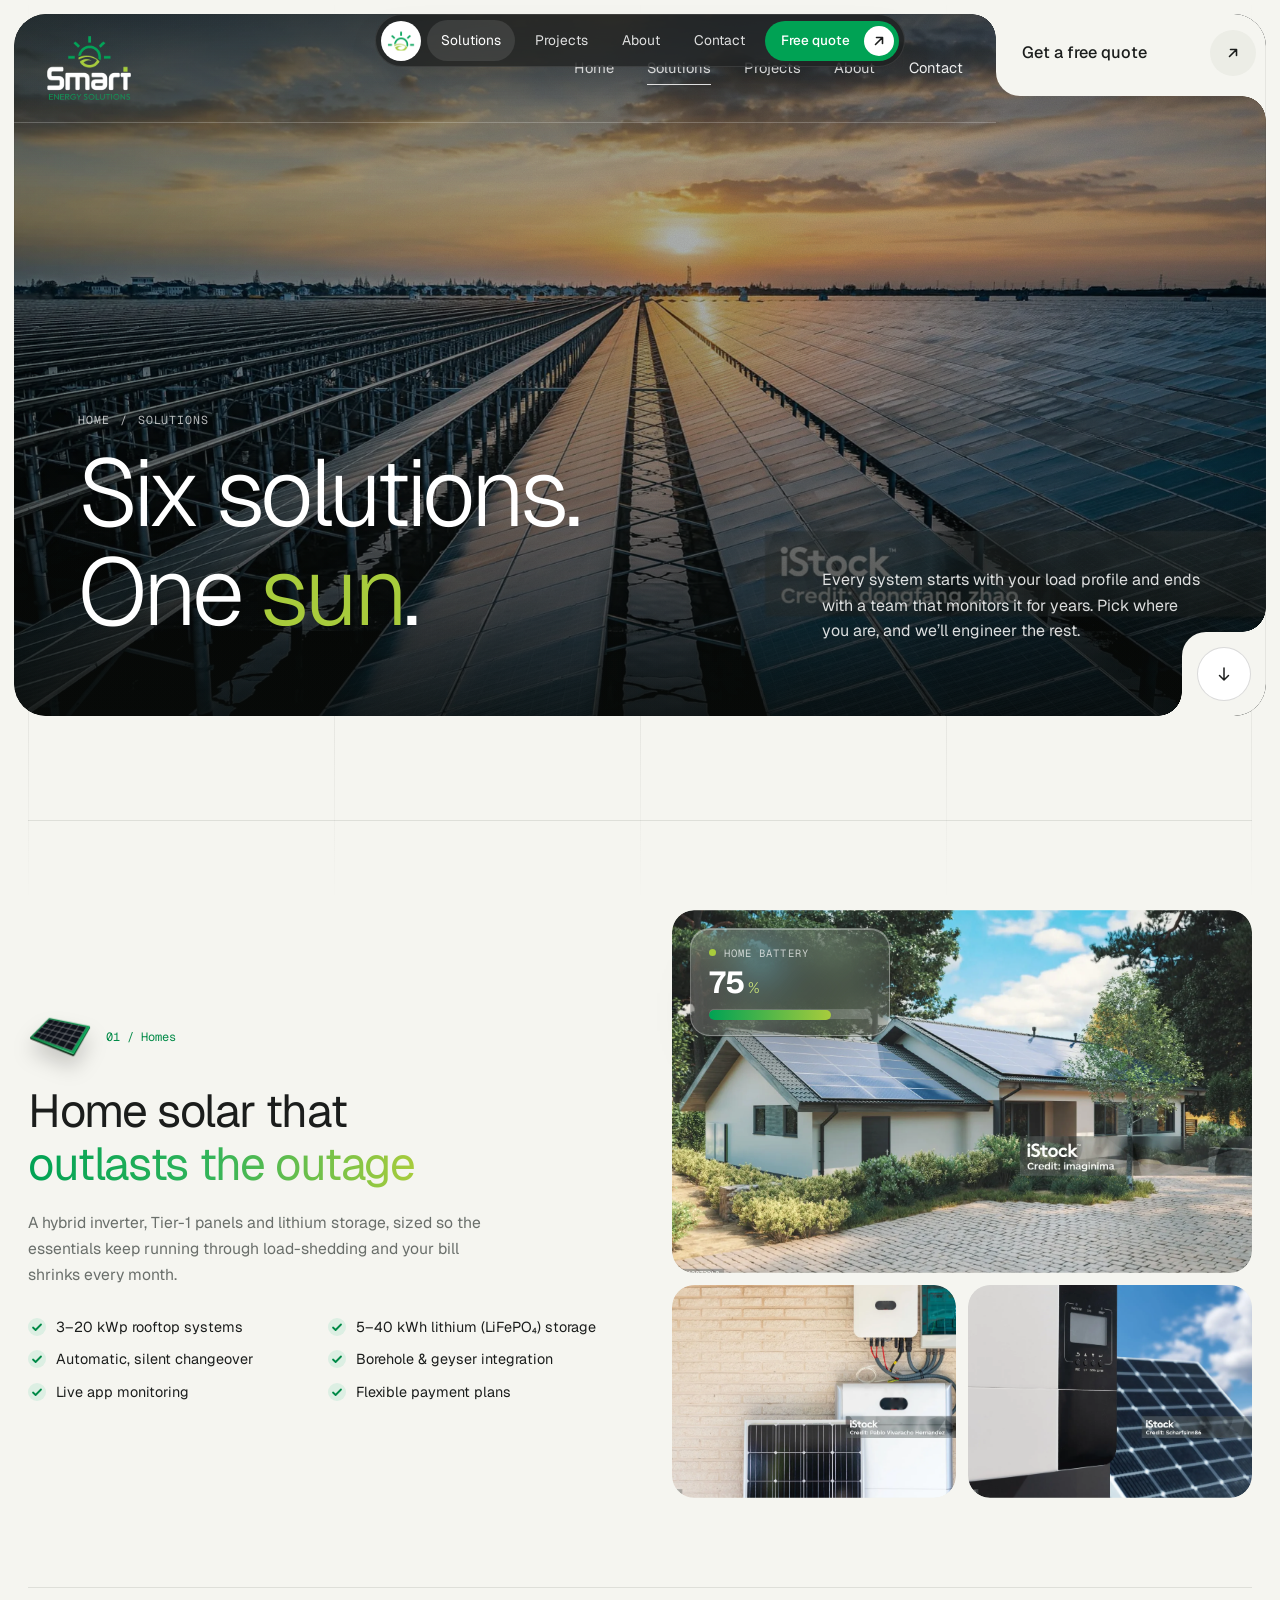
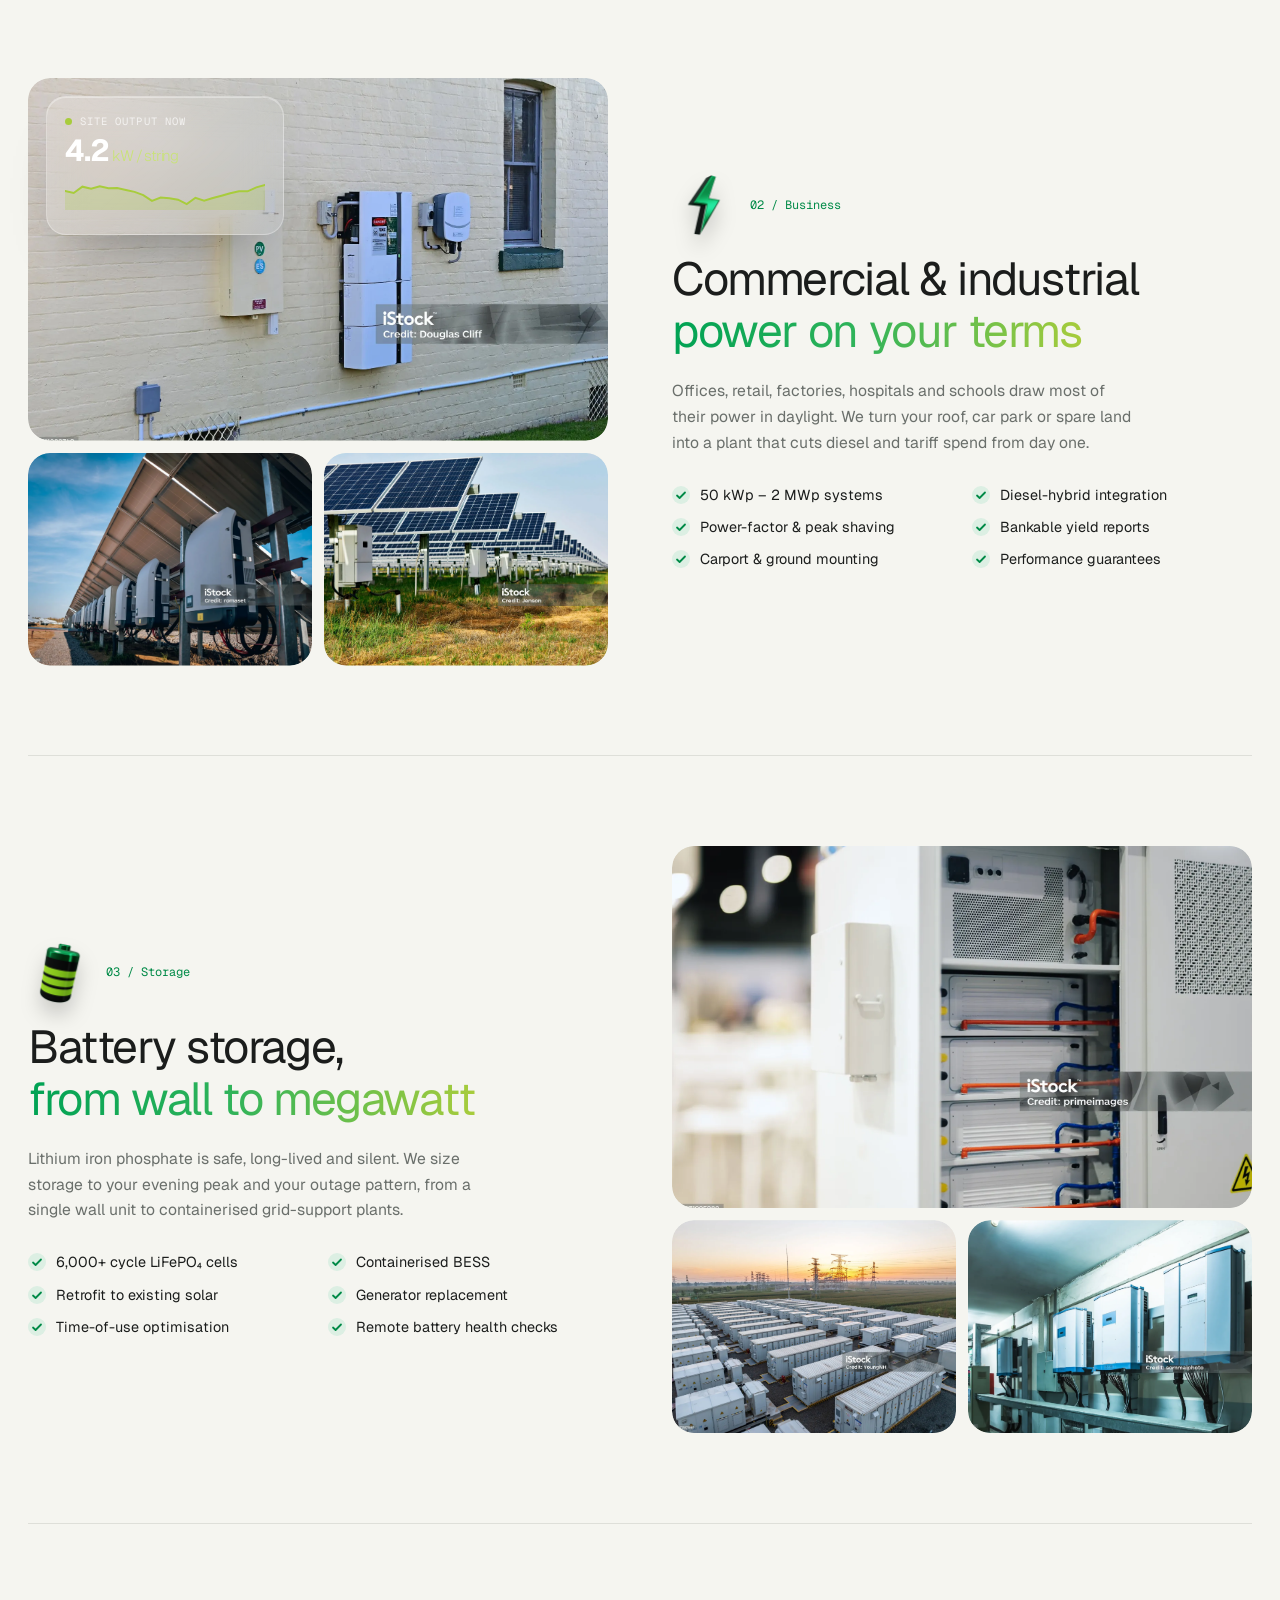
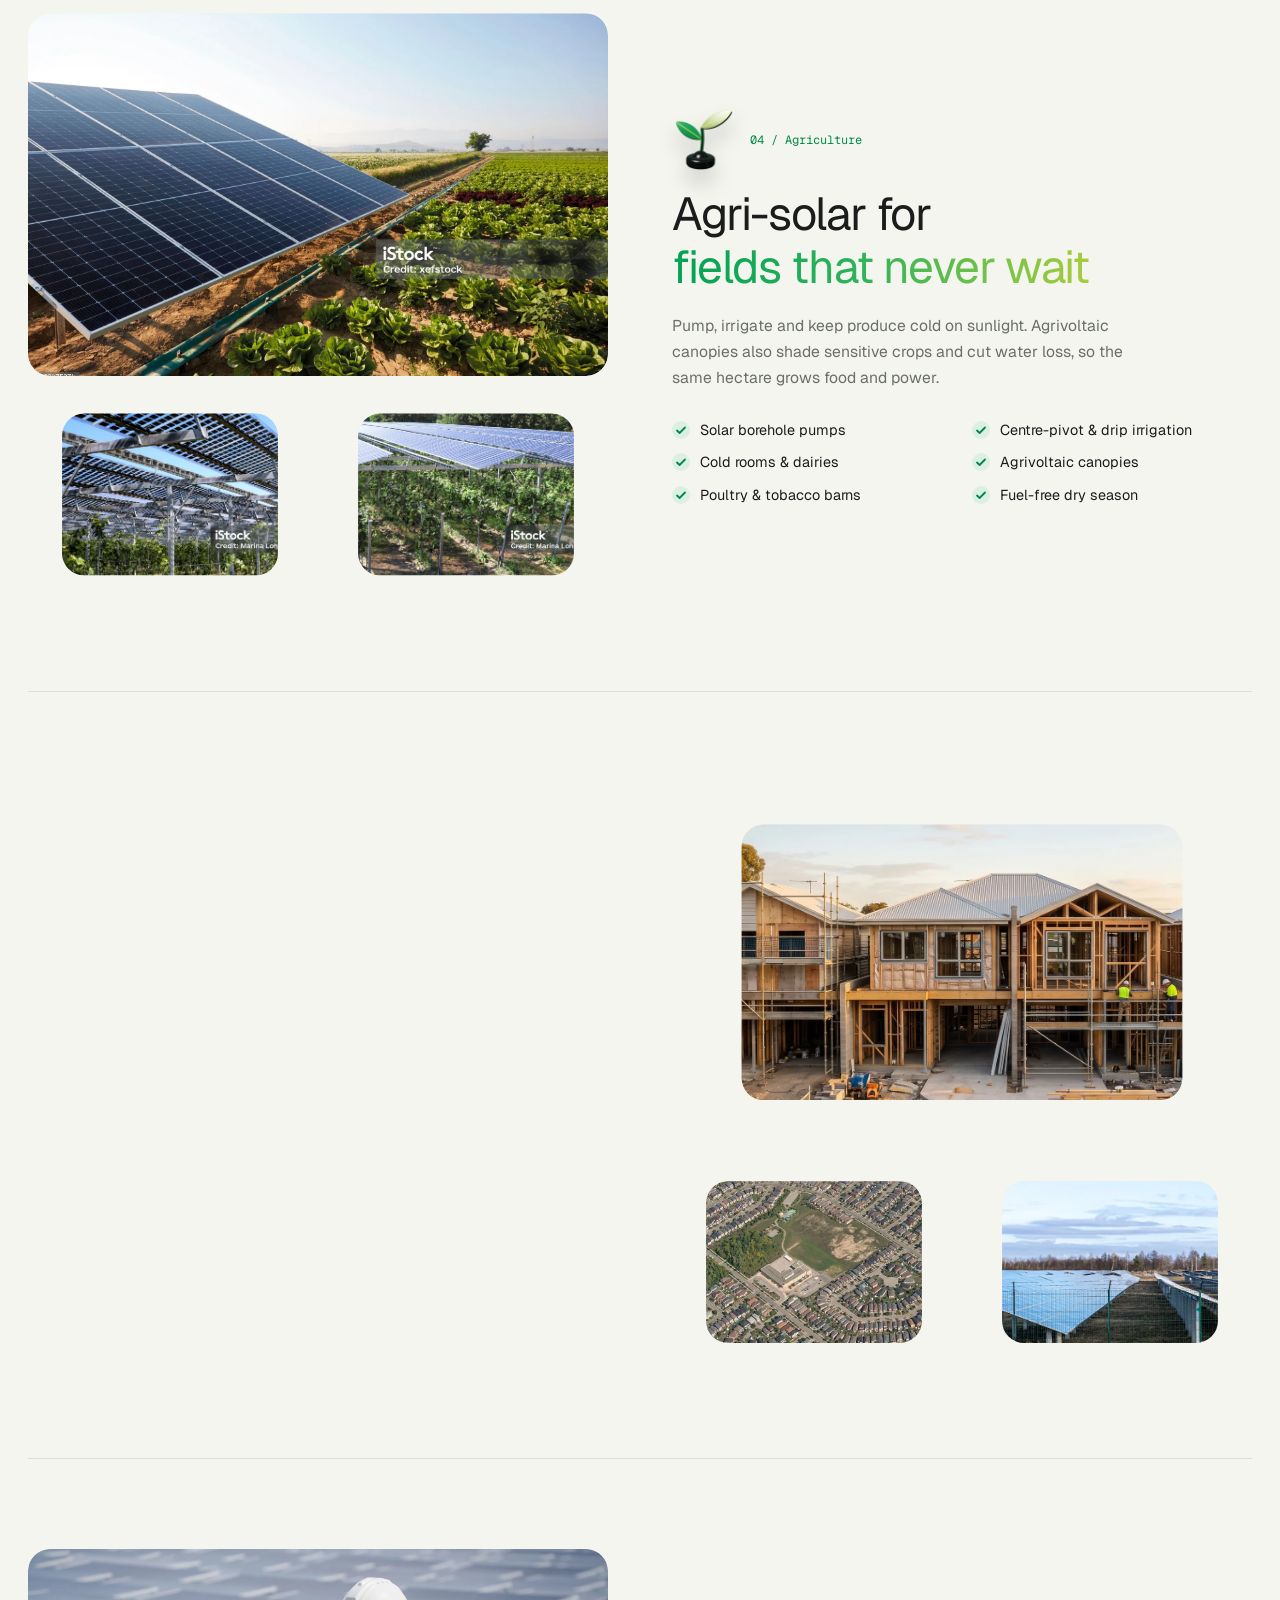
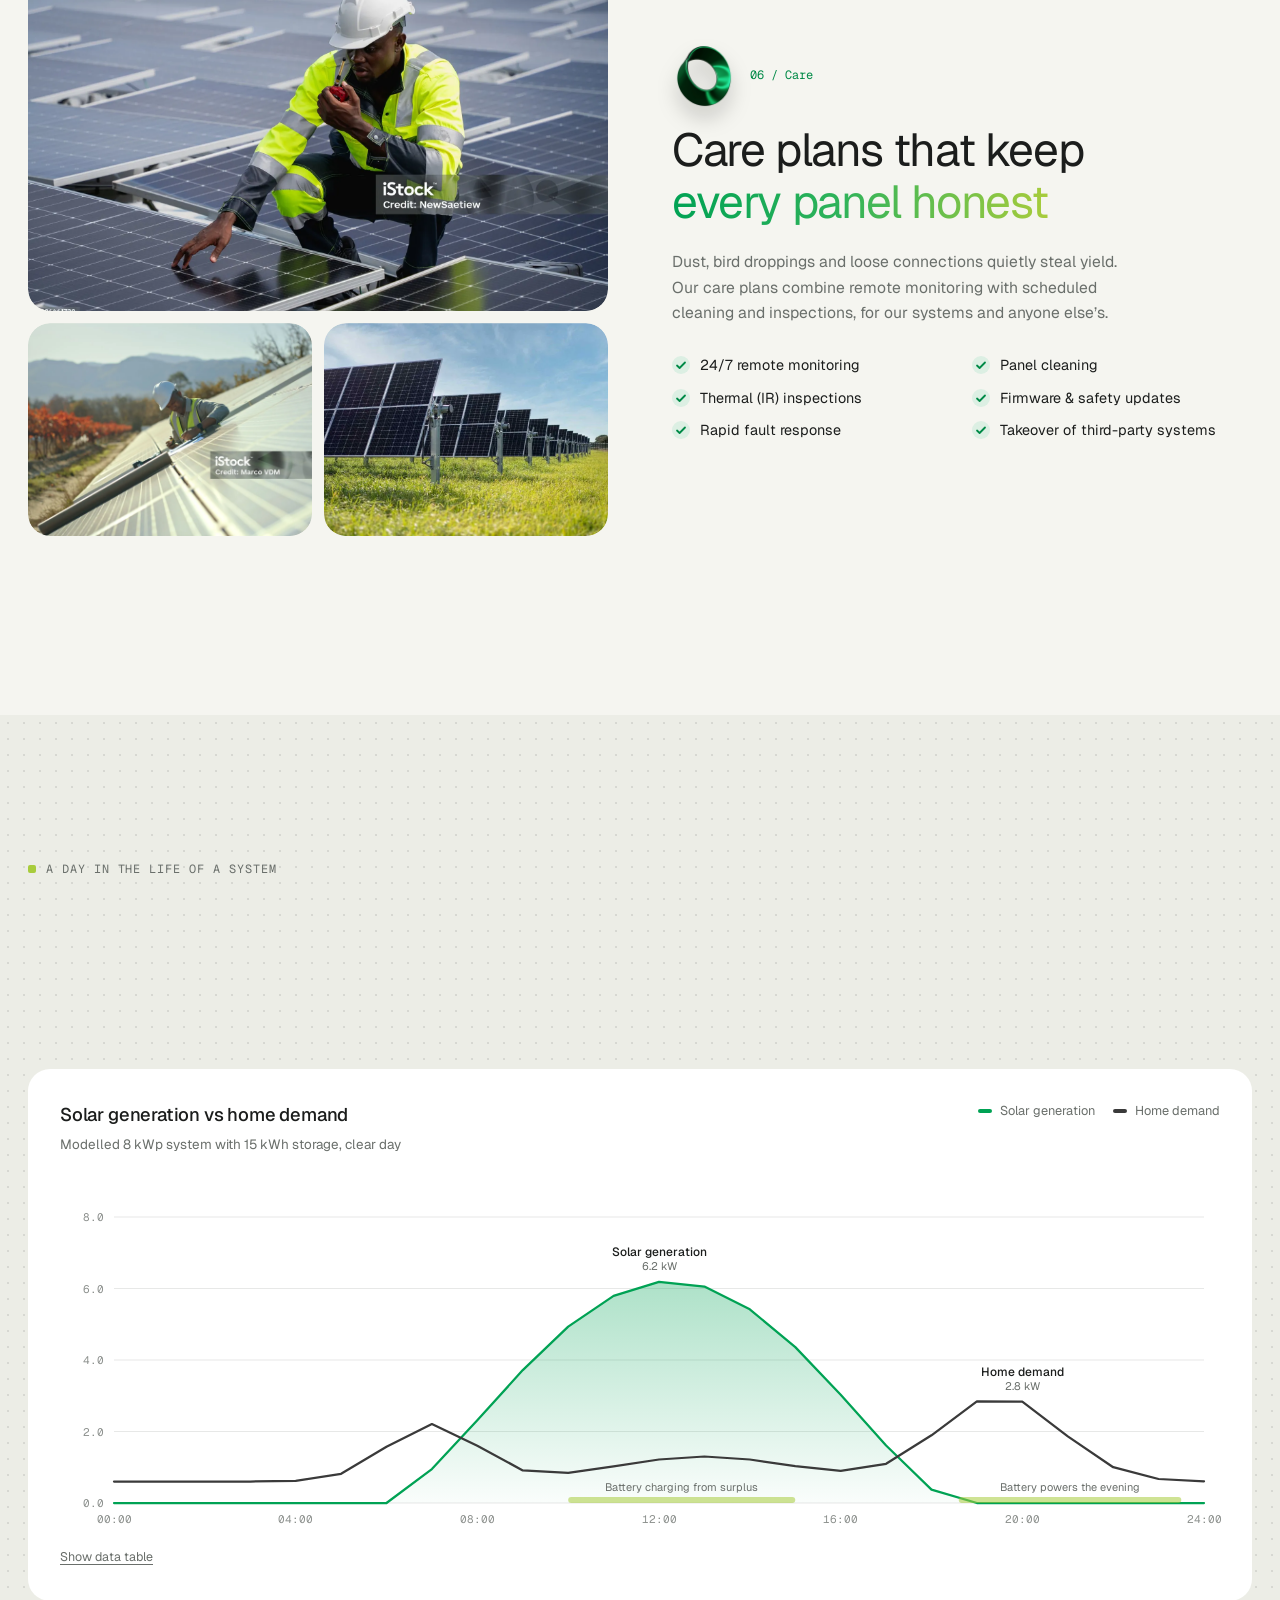
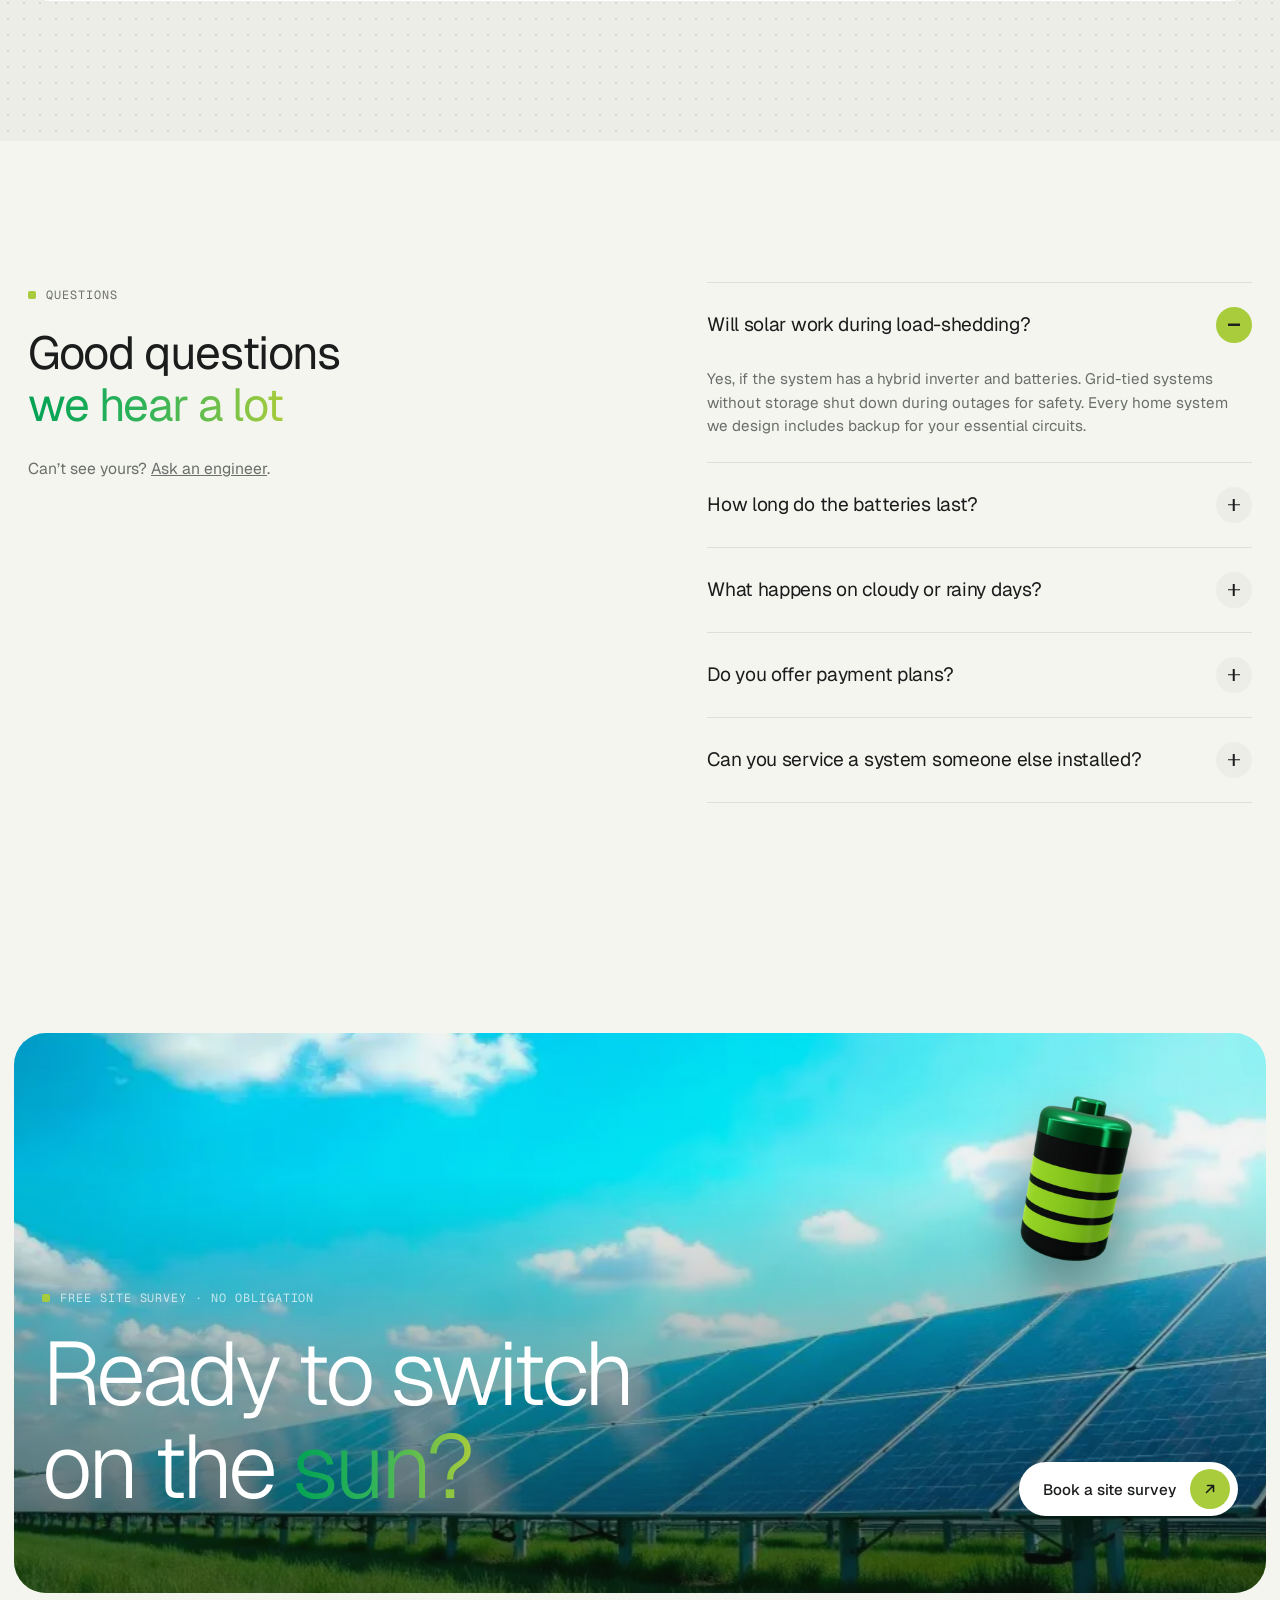
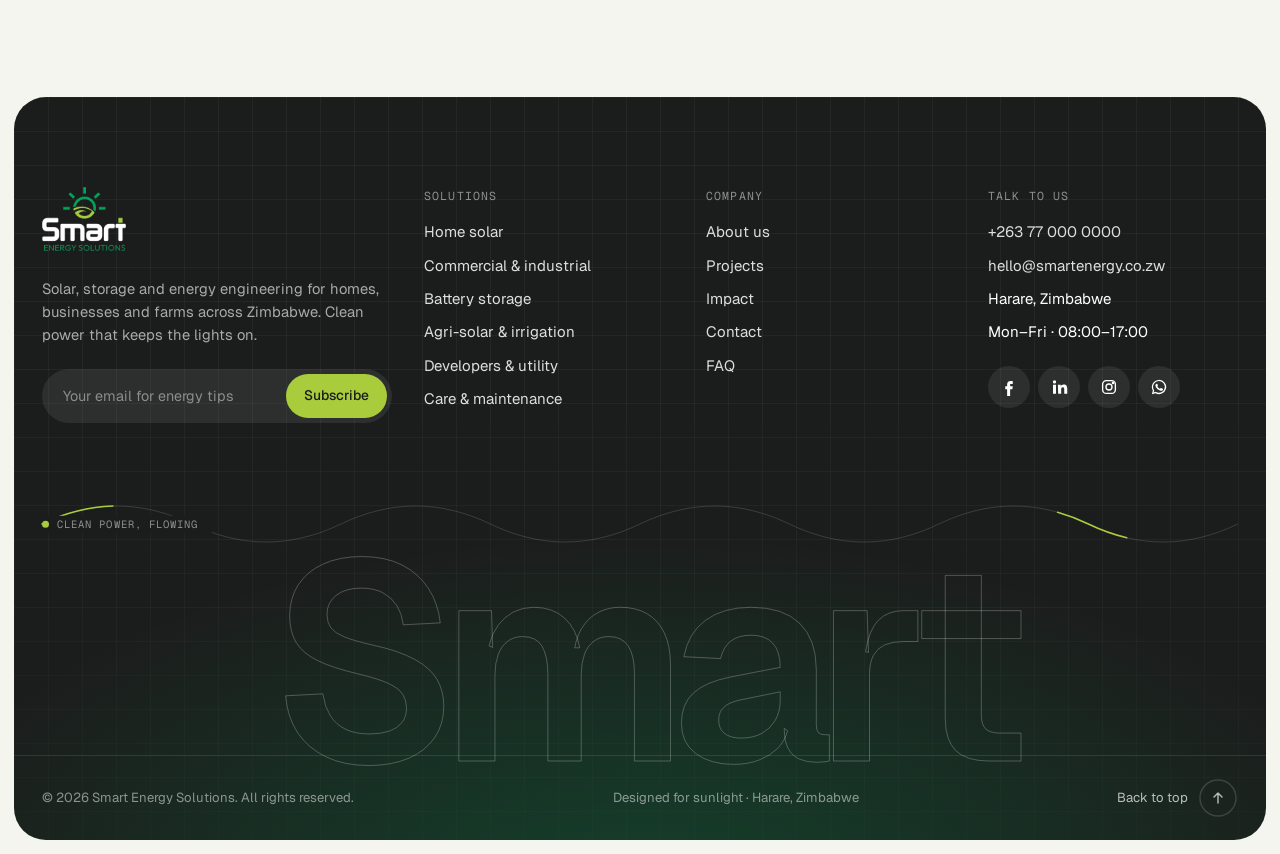
<file: solutions.html>
<!doctype html>
<html lang="en">
<head>
<meta charset="utf-8">
<script>document.documentElement.classList.add("js")</script>
<meta name="viewport" content="width=device-width, initial-scale=1">
<title>Solutions — Smart Energy Solutions</title>
<meta name="description" content="Home solar, commercial and industrial systems, battery storage, agri-solar irrigation, developer and utility-scale projects, and care plans across Zimbabwe.">
<meta name="theme-color" content="#1b1d1c">
<meta property="og:title" content="Solutions — Smart Energy Solutions">
<meta property="og:description" content="Home solar, commercial and industrial systems, battery storage, agri-solar irrigation, developer and utility-scale projects, and care plans across Zimbabwe.">
<meta property="og:image" content="assets/img/photos/solar-sunset-rows.webp">
<link rel="icon" type="image/png" href="assets/img/favicon.png">
<link rel="preconnect" href="https://fonts.googleapis.com">
<link rel="preconnect" href="https://fonts.gstatic.com" crossorigin>
<link href="https://fonts.googleapis.com/css2?family=Geist:wght@300;400;500;600&family=Geist+Mono:wght@400;500&display=swap" rel="stylesheet">
<link rel="stylesheet" href="assets/css/style.css?v=1e3465c8">
<link rel="preload" as="image" href="assets/img/photos/solar-sunset-rows.webp">
</head>
<body class="is-loading">
<a class="skip-link" href="#main">Skip to content</a>


<nav class="float-nav" aria-label="Quick">
  <a class="fn-mark" href="index.html" aria-label="Home"><img src="assets/img/mark.png" alt="" width="256" height="256"></a>
  <a class="fn-link" href="solutions.html" aria-current="page">Solutions</a><a class="fn-link" href="projects.html">Projects</a><a class="fn-link" href="about.html">About</a><a class="fn-link" href="contact.html">Contact</a>
  <a class="btn" href="contact.html#quote">Free quote <span class="btn-ico"><svg width="16" height="16" viewBox="0 0 16 16" fill="none" aria-hidden="true"><path d="M4.5 11.5l7-7M5.5 4.5h6v6" stroke="currentColor" stroke-width="1.6" stroke-linecap="round" stroke-linejoin="round"/></svg></span></a>
  <button class="nav-toggle fn-toggle" aria-label="Open menu" aria-expanded="false" aria-controls="menu"><span></span><span></span></button>
</nav>

<div class="menu" id="menu" aria-hidden="true">
  <button class="menu-close" aria-label="Close menu">×</button>
  <div class="menu-links"><a href="index.html"><span>01</span>Home</a><a href="solutions.html" aria-current="page"><span>02</span>Solutions</a><a href="projects.html"><span>03</span>Projects</a><a href="about.html"><span>04</span>About</a><a href="contact.html"><span>05</span>Contact</a></div>
  <div class="menu-foot"><a href="tel:+263770000000">+263 77 000 0000</a><a href="mailto:hello@smartenergy.co.zw">hello@smartenergy.co.zw</a><span>Harare, Zimbabwe</span></div>
</div>

<main id="main">
<div class="hero-wrap">
  <section class="hero hero--inner" aria-label="Solutions">
    <div class="hero-media"><img src="assets/img/photos/solar-sunset-rows.webp" alt="Long rows of solar panels converging towards a sunset horizon" width="1700" height="1273" fetchpriority="high"></div>
    
    <nav class="site-nav" aria-label="Primary">
      <a class="brand" href="index.html" aria-label="Smart Energy Solutions — home"><img src="assets/img/logo-white.webp" alt="Smart Energy Solutions" width="460" height="352"></a>
      <div class="nav-links"><a href="index.html">Home</a><a href="solutions.html" aria-current="page">Solutions</a><a href="projects.html">Projects</a><a href="about.html">About</a><a href="contact.html">Contact</a></div>
      <div class="nav-mobile">
        <a class="nav-pill" href="projects.html"><span class="thumbs" aria-hidden="true"><img src="assets/img/photos/proj-fitment-centre-rooftop.webp" alt="" width="711" height="450"><img src="assets/img/photos/proj-terracotta-residence.webp" alt="" width="711" height="450"></span>Projects</a>
        <button class="nav-toggle" aria-label="Open menu" aria-expanded="false" aria-controls="menu"><span></span><span></span></button>
      </div>
    </nav>
    <div class="notch notch--tr">
      <a class="hero-cta" href="contact.html#quote" data-cursor="Let’s talk">Get a free quote <span class="circ"><svg width="16" height="16" viewBox="0 0 16 16" fill="none" aria-hidden="true"><path d="M4.5 11.5l7-7M5.5 4.5h6v6" stroke="currentColor" stroke-width="1.6" stroke-linecap="round" stroke-linejoin="round"/></svg></span></a>
    </div>
    <div class="hero-inner-copy">
      <div>
        <div class="crumbs"><a href="index.html">Home</a><span>/</span><span>Solutions</span></div>
        <h1 class="h1"><span class="line-mask"><span style="--d:1s">Six solutions.</span></span><span class="line-mask"><span style="--d:1.1s">One <span style="color:var(--lime)">sun</span>.</span></span></h1>
      </div>
      <p>Every system starts with your load profile and ends with a team that monitors it for years. Pick where you are, and we’ll engineer the rest.</p>
    </div>
    <div class="notch notch--br"><a class="scroll-btn" href="#residential" aria-label="Scroll to content"><svg width="18" height="18" viewBox="0 0 18 18" fill="none"><path d="M9 3v12M4.5 10.5L9 15l4.5-4.5" stroke="currentColor" stroke-width="1.5" stroke-linecap="round" stroke-linejoin="round"/></svg></a></div>
  </section>
</div>

<section class="section section--tight">
  <div class="container">

    <article class="feature" id="residential">
      <div class="feature-copy" data-reveal>
        <span class="num"><img src="assets/img/obj/obj-panel.webp" alt="" aria-hidden="true">01 / Homes</span>
        <h2 class="h2" data-lines>Home solar that|<span class="tone-grad">outlasts the outage</span></h2>
        <p class="lede">A hybrid inverter, Tier-1 panels and lithium storage, sized so the essentials keep running through load-shedding and your bill shrinks every month.</p>
        <ul class="checks">
          <li>3–20 kWp rooftop systems</li><li>5–40 kWh lithium (LiFePO₄) storage</li>
          <li>Automatic, silent changeover</li><li>Borehole &amp; geyser integration</li>
          <li>Live app monitoring</li><li>Flexible payment plans</li>
        </ul>
      </div>
      <div class="feature-media">
        <div class="media media--reveal m-main"><img src="assets/img/photos/home-rooftop-garden.webp" alt="A single-storey home with solar panels on the roof and a landscaped garden" loading="lazy"></div>
        <div class="widget glass" data-live-battery><span class="w-k"><i></i>Home battery</span><p class="w-v"><b>72</b><small>%</small></p><div class="battery-bar"><span></span></div></div>
        <div class="media media--reveal m-a"><img src="assets/img/photos/home-backup-kit.webp" alt="Wall-mounted hybrid inverter and battery with a small solar module" loading="lazy"></div>
        <div class="media media--reveal m-b"><img src="assets/img/photos/hybrid-inverter-panel.webp" alt="Hybrid inverter display unit beside a solar panel under blue sky" loading="lazy"></div>
      </div>
    </article>

    <article class="feature" id="commercial">
      <div class="feature-copy" data-reveal>
        <span class="num"><img src="assets/img/obj/obj-bolt.webp" alt="" aria-hidden="true">02 / Business</span>
        <h2 class="h2" data-lines>Commercial &amp; industrial|<span class="tone-grad">power on your terms</span></h2>
        <p class="lede">Offices, retail, factories, hospitals and schools draw most of their power in daylight. We turn your roof, car park or spare land into a plant that cuts diesel and tariff spend from day one.</p>
        <ul class="checks">
          <li>50 kWp – 2 MWp systems</li><li>Diesel-hybrid integration</li>
          <li>Power-factor &amp; peak shaving</li><li>Bankable yield reports</li>
          <li>Carport &amp; ground mounting</li><li>Performance guarantees</li>
        </ul>
      </div>
      <div class="feature-media">
        <div class="media media--reveal m-main"><img src="assets/img/photos/commercial-wall-inverter.webp" alt="Commercial inverter and switchgear mounted on a brick building wall" loading="lazy"></div>
        <div class="widget glass" data-live-power><span class="w-k"><i></i>Site output now</span><p class="w-v"><b>3.4</b><small>kW / string</small></p><svg class="spark" viewBox="0 0 200 34" preserveAspectRatio="none"><path class="fill"/><path class="ln"/></svg></div>
        <div class="media media--reveal m-a"><img src="assets/img/photos/string-inverters.webp" alt="A row of string inverters mounted beneath a ground-mount solar array" loading="lazy"></div>
        <div class="media media--reveal m-b"><img src="assets/img/photos/tracker-inverters.webp" alt="Tracker-mounted solar arrays with inverter boxes in a grass field" loading="lazy"></div>
      </div>
    </article>

    <article class="feature" id="storage">
      <div class="feature-copy" data-reveal>
        <span class="num"><img src="assets/img/obj/obj-battery.webp" alt="" aria-hidden="true">03 / Storage</span>
        <h2 class="h2" data-lines>Battery storage,|<span class="tone-grad">from wall to megawatt</span></h2>
        <p class="lede">Lithium iron phosphate is safe, long-lived and silent. We size storage to your evening peak and your outage pattern, from a single wall unit to containerised grid-support plants.</p>
        <ul class="checks">
          <li>6,000+ cycle LiFePO₄ cells</li><li>Containerised BESS</li>
          <li>Retrofit to existing solar</li><li>Generator replacement</li>
          <li>Time-of-use optimisation</li><li>Remote battery health checks</li>
        </ul>
      </div>
      <div class="feature-media">
        <div class="media media--reveal m-main"><img src="assets/img/photos/battery-cabinet.webp" alt="Open lithium battery cabinet showing stacked modules and cabling" loading="lazy"></div>
        <div class="media media--reveal m-a"><img src="assets/img/photos/bess-containers.webp" alt="Rows of containerised battery storage units at an energy park" loading="lazy"></div>
        <div class="media media--reveal m-b"><img src="assets/img/photos/inverter-room.webp" alt="Inverter room with wall-mounted inverters and cable trays" loading="lazy"></div>
      </div>
    </article>

    <article class="feature" id="agri">
      <div class="feature-copy" data-reveal>
        <span class="num"><img src="assets/img/obj/obj-sprout.webp" alt="" aria-hidden="true">04 / Agriculture</span>
        <h2 class="h2" data-lines>Agri-solar for|<span class="tone-grad">fields that never wait</span></h2>
        <p class="lede">Pump, irrigate and keep produce cold on sunlight. Agrivoltaic canopies also shade sensitive crops and cut water loss, so the same hectare grows food and power.</p>
        <ul class="checks">
          <li>Solar borehole pumps</li><li>Centre-pivot &amp; drip irrigation</li>
          <li>Cold rooms &amp; dairies</li><li>Agrivoltaic canopies</li>
          <li>Poultry &amp; tobacco barns</li><li>Fuel-free dry season</li>
        </ul>
      </div>
      <div class="feature-media">
        <div class="media media--reveal m-main"><img src="assets/img/photos/agri-vegetables.webp" alt="Ground-mount solar panels running alongside rows of leafy vegetables" loading="lazy"></div>
        <div class="media media--reveal m-a"><img src="assets/img/photos/agrivoltaic-canopy.webp" alt="Elevated agrivoltaic solar canopy over a vineyard" loading="lazy"></div>
        <div class="media media--reveal m-b"><img src="assets/img/photos/agrivoltaic-vineyard.webp" alt="Solar panels above vineyard rows with forest behind" loading="lazy"></div>
      </div>
    </article>

    <article class="feature" id="developers">
      <div class="feature-copy" data-reveal>
        <span class="num"><img src="assets/img/obj/obj-ring.webp" alt="" aria-hidden="true">05 / Developers</span>
        <h2 class="h2" data-lines>Developers &amp; utility|<span class="tone-grad">scale, engineered</span></h2>
        <p class="lede">For housing estates, mini-grids and independent power projects, we deliver feasibility studies, grid studies and full EPC, all built to be bankable from the first drawing.</p>
        <ul class="checks">
          <li>Solar-ready estate design</li><li>Feasibility &amp; grid studies</li>
          <li>EPC delivery</li><li>Trackers &amp; fixed-tilt</li>
          <li>Mini-grids</li><li>Long-term O&amp;M contracts</li>
        </ul>
      </div>
      <div class="feature-media">
        <div class="media media--reveal m-main"><img src="assets/img/photos/developers-new-build.webp" alt="Timber-frame homes under construction at a new housing development" loading="lazy"></div>
        <div class="media media--reveal m-a"><img src="assets/img/photos/aerial-suburb.webp" alt="Aerial view of a planned suburban estate" loading="lazy"></div>
        <div class="media media--reveal m-b"><img src="assets/img/photos/solar-farm-fence.webp" alt="Fenced utility-scale solar farm with rows of panels" loading="lazy"></div>
      </div>
    </article>

    <article class="feature" id="care">
      <div class="feature-copy" data-reveal>
        <span class="num"><img src="assets/img/obj/obj-ribbon.webp" alt="" aria-hidden="true">06 / Care</span>
        <h2 class="h2" data-lines>Care plans that keep|<span class="tone-grad">every panel honest</span></h2>
        <p class="lede">Dust, bird droppings and loose connections quietly steal yield. Our care plans combine remote monitoring with scheduled cleaning and inspections, for our systems and anyone else’s.</p>
        <ul class="checks">
          <li>24/7 remote monitoring</li><li>Panel cleaning</li>
          <li>Thermal (IR) inspections</li><li>Firmware &amp; safety updates</li>
          <li>Rapid fault response</li><li>Takeover of third-party systems</li>
        </ul>
      </div>
      <div class="feature-media">
        <div class="media media--reveal m-main"><img src="assets/img/photos/engineer-inspection.webp" alt="Engineer kneeling on a solar array while checking panels and talking on a radio" loading="lazy"></div>
        <div class="media media--reveal m-a"><img src="assets/img/photos/technician-cleaning.webp" alt="Technician servicing solar panels next to a vineyard" loading="lazy"></div>
        <div class="media media--reveal m-b"><img src="assets/img/photos/ground-mount-rows.webp" alt="Ground-mounted solar rows on fresh green grass" loading="lazy"></div>
      </div>
    </article>
  </div>
</section>

<!-- daily profile chart -->
<section class="section section--mist">
  <div class="container">
    <div class="section-head">
      <div>
        <span class="eyebrow">A day in the life of a system</span>
        <h2 class="h2" data-lines>Sunshine by day,|<span class="tone-grad">stored sunshine by night</span></h2>
      </div>
      <p class="lede" data-reveal>A typical Harare home uses the most power at breakfast and after dark, which is exactly when panels produce the least. Storage bridges the gap. Hover the chart to follow the hours.</p>
    </div>
    <div class="chart-card" data-reveal>
      <div class="chart-head">
        <div><h3>Solar generation vs home demand</h3><p>Modelled 8 kWp system with 15 kWh storage, clear day</p></div>
        <div class="legend"><span><i style="--c:#00a254"></i>Solar generation</span><span><i style="--c:#3a3a3a"></i>Home demand</span></div>
      </div>
      <div class="chart" id="daily-chart"></div>
    </div>
  </div>
</section>

<section class="section" id="faq">
  <div class="container intro-grid">
    <div>
      <span class="eyebrow">Questions</span>
      <h2 class="h2" style="margin-top:22px" data-lines>Good questions|<span class="tone-grad">we hear a lot</span></h2>
      <p class="lede" style="margin-top:22px">Can’t see yours? <a href="contact.html" style="text-decoration:underline">Ask an engineer</a>.</p>
    </div>
    <div class="faq" data-reveal>
      <details open><summary>Will solar work during load-shedding?<i></i></summary><p class="ans">Yes, if the system has a hybrid inverter and batteries. Grid-tied systems without storage shut down during outages for safety. Every home system we design includes backup for your essential circuits.</p></details>
      <details><summary>How long do the batteries last?<i></i></summary><p class="ans">We use lithium iron phosphate (LiFePO₄) cells rated for 6,000+ cycles, which is typically 10 to 15 years of daily use. Old lead-acid batteries usually last two to four years.</p></details>
      <details><summary>What happens on cloudy or rainy days?<i></i></summary><p class="ans">Panels still produce at reduced output, and your battery and the grid (or generator) top up the rest automatically. We size systems around Zimbabwe’s rainy-season irradiance, not just the sunny months.</p></details>
      <details><summary>Do you offer payment plans?<i></i></summary><p class="ans">Yes. We offer deposit-and-instalment plans for homes and work with partner banks on asset finance for businesses and farms. Ask for options during your survey.</p></details>
      <details><summary>Can you service a system someone else installed?<i></i></summary><p class="ans">Absolutely. Our care plans include an inspection and health report on third-party systems, followed by any repairs or upgrades needed to bring them up to standard.</p></details>
    </div>
  </div>
</section>


<section class="section section--tight">
  <div class="cta" data-reveal="scale">
    <div class="cta-bg" data-parallax=".1"><img src="assets/img/photos/solar-field-bright.webp" alt="Solar array on bright green grass under a vivid blue sky" loading="lazy"></div>
    <img class="obj" src="assets/img/obj/obj-battery.webp" alt="" aria-hidden="true" loading="lazy">
    <div class="container cta-inner">
      <div>
        <span class="eyebrow" style="color:rgba(255,255,255,.7)">Free site survey · no obligation</span>
        <h2 class="h1" style="margin-top:20px" data-lines>Ready to switch|on the <span class="tone-grad">sun?</span></h2>
      </div>
      <a class="btn btn--light" href="contact.html#quote">Book a site survey <span class="btn-ico"><svg width="16" height="16" viewBox="0 0 16 16" fill="none" aria-hidden="true"><path d="M4.5 11.5l7-7M5.5 4.5h6v6" stroke="currentColor" stroke-width="1.6" stroke-linecap="round" stroke-linejoin="round"/></svg></span></a>
    </div>
  </div>
</section>

</main>

<footer class="footer">
  <div class="container">
    <div class="footer-top">
      <div>
        <a class="brand" href="index.html"><img src="assets/img/logo-white.webp" alt="Smart Energy Solutions" width="460" height="352" loading="lazy"></a>
        <p>Solar, storage and energy engineering for homes, businesses and farms across Zimbabwe. Clean power that keeps the lights on.</p>
        <form class="news" data-demo aria-label="Newsletter">
          <input type="email" required placeholder="Your email for energy tips" aria-label="Email address">
          <button type="submit">Subscribe</button>
        </form>
        <p class="form-note" style="margin-top:8px"></p>
      </div>
      <div>
        <h4>Solutions</h4>
        <ul>
          <li><a href="solutions.html#residential">Home solar</a></li>
          <li><a href="solutions.html#commercial">Commercial &amp; industrial</a></li>
          <li><a href="solutions.html#storage">Battery storage</a></li>
          <li><a href="solutions.html#agri">Agri-solar &amp; irrigation</a></li>
          <li><a href="solutions.html#developers">Developers &amp; utility</a></li>
          <li><a href="solutions.html#care">Care &amp; maintenance</a></li>
        </ul>
      </div>
      <div>
        <h4>Company</h4>
        <ul>
          <li><a href="about.html">About us</a></li>
          <li><a href="projects.html">Projects</a></li>
          <li><a href="about.html#impact">Impact</a></li>
          <li><a href="contact.html">Contact</a></li>
          <li><a href="contact.html#faq">FAQ</a></li>
        </ul>
      </div>
      <div>
        <h4>Talk to us</h4>
        <ul>
          <li><a href="tel:+263770000000">+263 77 000 0000</a></li>
          <li><a href="mailto:hello@smartenergy.co.zw">hello@smartenergy.co.zw</a></li>
          <li>Harare, Zimbabwe</li>
          <li>Mon–Fri · 08:00–17:00</li>
        </ul>
        <div class="socials">
          <a href="#" aria-label="Facebook"><svg viewBox="0 0 24 24" fill="currentColor"><path d="M14 8h3V4h-3c-2.8 0-4.5 1.8-4.5 4.6V11H7v4h2.5v9h4v-9h3l.5-4h-3.5V8.8c0-.5.3-.8.5-.8z"/></svg></a>
          <a href="#" aria-label="LinkedIn"><svg viewBox="0 0 24 24" fill="currentColor"><path d="M4 9h4v12H4zM6 3a2.2 2.2 0 110 4.4A2.2 2.2 0 016 3zm4.5 6h3.8v1.7c.6-1 1.9-2 3.9-2 4 0 4.8 2.6 4.8 6V21h-4v-5.5c0-1.4 0-3.1-1.9-3.1s-2.2 1.5-2.2 3V21h-4z"/></svg></a>
          <a href="#" aria-label="Instagram"><svg viewBox="0 0 24 24" fill="none" stroke="currentColor" stroke-width="1.8"><rect x="3.5" y="3.5" width="17" height="17" rx="5"/><circle cx="12" cy="12" r="4"/><circle cx="17.3" cy="6.7" r=".8" fill="currentColor"/></svg></a>
          <a href="#" aria-label="WhatsApp"><svg viewBox="0 0 24 24" fill="currentColor"><path d="M12 2.5a9.5 9.5 0 00-8.2 14.3L2.5 21.5l4.8-1.3A9.5 9.5 0 1012 2.5zm0 17.3c-1.5 0-2.9-.4-4.1-1.1l-.3-.2-2.8.8.8-2.7-.2-.3A7.8 7.8 0 1112 19.8zm4.3-5.8c-.2-.1-1.4-.7-1.6-.8s-.4-.1-.5.1l-.7.9c-.1.2-.3.2-.5.1a6.4 6.4 0 01-3.2-2.8c-.2-.4.2-.4.7-1.3.1-.2 0-.3 0-.4l-.7-1.7c-.2-.4-.4-.4-.5-.4h-.5a.9.9 0 00-.7.3 2.8 2.8 0 00-.9 2.1 4.9 4.9 0 001 2.6 11.2 11.2 0 004.3 3.8c1.6.7 2.2.7 3 .6a2.6 2.6 0 001.7-1.2 2.1 2.1 0 00.1-1.2c0-.1-.2-.2-.4-.3z"/></svg></a>
        </div>
      </div>
    </div>
  </div>
  <div class="container footer-wave" aria-hidden="true">
    <svg viewBox="0 0 1000 56" preserveAspectRatio="none"><path class="base" d="M0 28 C 41.7 4, 83.3 4, 125 28 S 208.3 52, 250 28 S 333.3 4, 375 28 S 458.3 52, 500 28 S 583.3 4, 625 28 S 708.3 52, 750 28 S 833.3 4, 875 28 S 958.3 52, 1000 28" pathLength="1000"/><path class="flow" d="M0 28 C 41.7 4, 83.3 4, 125 28 S 208.3 52, 250 28 S 333.3 4, 375 28 S 458.3 52, 500 28 S 583.3 4, 625 28 S 708.3 52, 750 28 S 833.3 4, 875 28 S 958.3 52, 1000 28" pathLength="1000"/></svg>
    <span class="tag"><i></i>Clean power, flowing</span>
  </div>
  <div class="footer-sun" aria-hidden="true"></div>
  <div class="footer-word" aria-hidden="true">Smart</div>
  <div class="container footer-bottom">
    <span>© <span data-year>2026</span> Smart Energy Solutions. All rights reserved.</span>
    <span>Designed for sunlight · Harare, Zimbabwe</span>
    <a class="to-top" href="#main" aria-label="Back to top">Back to top <span class="ring"><svg class="r" viewBox="0 0 40 40" aria-hidden="true"><circle class="bg" cx="20" cy="20" r="18"/><circle class="fg" cx="20" cy="20" r="18"/></svg><svg width="14" height="14" viewBox="0 0 14 14" fill="none" aria-hidden="true"><path d="M7 12V2M3 6l4-4 4 4" stroke="currentColor" stroke-width="1.4" stroke-linecap="round" stroke-linejoin="round"/></svg></span></a>
  </div>
</footer>
<script>document.querySelectorAll("[data-year]").forEach(e=>e.textContent=new Date().getFullYear())</script>
<script src="assets/js/main.js?v=30e4a185" defer></script>
</body>
</html>
</file>
<file: assets/css/style.css>
/* ==========================================================================
   Smart Energy Solutions — style.css
   1. Tokens          8. Section head        15. Process (sticky stack)
   2. Base            9. Solutions cards     16. Charts & calculator
   3. Utilities      10. Statement text      17. Map
   4. Loader         11. Stats (glass)       18. Projects / gallery
   5. Header & nav   12. Audience cards      19. Testimonials (orb)
   6. Hero frame     13. Media & collage     20. CTA, forms, FAQ
   7. Marquee        14. Glass widgets       21. Footer · 22. Motion · 23. Responsive
   ========================================================================== */

/* 1. Tokens ---------------------------------------------------------------- */
:root {
  /* brand — sampled from the logo */
  --char: #303030;          /* logo wordmark */
  --ink: #1b1d1c;           /* deepest text / dark sections */
  --ink-2: #242726;
  --green: #00a254;         /* logo "Energy Solutions" + sun */
  --green-600: #008a47;
  --green-800: #0b4a2b;
  --green-900: #082a1a;
  --lime: #a8cc3c;          /* logo leaf + t-dot */
  --lime-300: #c9e27a;

  /* neutrals & tints */
  --paper: #f5f5f0;
  --white: #ffffff;
  --mist: #ecede6;
  --stone: #e7e5dc;
  --tint-lime: #eef4dc;
  --tint-green: #dcefe3;
  --tint-stone: #ecebe5;
  --muted: #6a6f6b;
  --muted-2: #8d918e;
  --line: rgba(27, 29, 28, .1);
  --line-2: rgba(27, 29, 28, .16);

  --tone-grad: linear-gradient(92deg, var(--green) 0%, #2fb35a 45%, var(--lime) 100%);

  --radius-sm: 12px;
  --radius: 18px;
  --radius-lg: 22px;
  --radius-xl: 32px;
  --notch: 24px;

  --ease: cubic-bezier(.22, .8, .2, 1);
  --ease-out: cubic-bezier(.16, 1, .3, 1);
  --ease-io: cubic-bezier(.65, 0, .35, 1);

  --font: "Geist", "Inter", system-ui, -apple-system, "Segoe UI", sans-serif;
  --font-mono: "Geist Mono", ui-monospace, "SFMono-Regular", Menlo, monospace;

  --gutter: clamp(16px, 2.2vw, 28px);
  --max: 1320px;
  --frame: clamp(8px, 1.1vw, 16px);
}

/* 2. Base ------------------------------------------------------------------ */
*, *::before, *::after { box-sizing: border-box; }
html { -webkit-text-size-adjust: 100%; scroll-behavior: smooth; }
body {
  margin: 0;
  font-family: var(--font);
  font-size: 16px;
  line-height: 1.55;
  color: var(--ink);
  background: var(--paper);
  -webkit-font-smoothing: antialiased;
  text-rendering: optimizeLegibility;
  overflow-x: hidden;
}
.js body.is-loading { overflow: hidden; }
img { display: block; max-width: 100%; height: auto; }
a { color: inherit; text-decoration: none; }
button { font: inherit; color: inherit; cursor: pointer; background: none; border: 0; padding: 0; }
h1, h2, h3, h4, p, figure, blockquote, ul, ol, dl { margin: 0; }
ul, ol { padding: 0; list-style: none; }
::selection { background: var(--lime); color: var(--ink); }
:focus-visible { outline: 2px solid var(--green); outline-offset: 3px; border-radius: 6px; }

.skip-link {
  position: fixed; left: 16px; top: 16px; z-index: 999;
  background: var(--ink); color: #fff; padding: 10px 16px; border-radius: 10px;
  transform: translateY(-200%); opacity: 0; pointer-events: none;
  transition: transform .3s var(--ease), opacity .3s;
}
.skip-link:focus { transform: none; opacity: 1; pointer-events: auto; }

/* 3. Utilities ------------------------------------------------------------- */
.container { width: 100%; max-width: var(--max); margin: 0 auto; padding: 0 var(--gutter); }
.section { padding: clamp(80px, 11vw, 150px) 0; position: relative; }
.section--tight { padding: clamp(56px, 7vw, 96px) 0; }
.section--flush-top { padding-top: 0; }
.section--dark { background: var(--ink); color: #fff; }
.section--mist { background: var(--mist); }
.visually-hidden { position: absolute !important; width: 1px; height: 1px; overflow: hidden; clip: rect(0 0 0 0); white-space: nowrap; }

.eyebrow {
  display: inline-flex; align-items: center; gap: 10px;
  font-family: var(--font-mono); font-size: .74rem; letter-spacing: .08em; text-transform: uppercase;
  color: var(--muted);
}
.eyebrow::before { content: ""; width: 8px; height: 8px; background: var(--lime); border-radius: 2px; }
.section--dark .eyebrow { color: rgba(255, 255, 255, .6); }

.h1 { font-weight: 300; font-size: clamp(2.6rem, 6.4vw, 6rem); line-height: .98; letter-spacing: -.045em; }
.h2 { font-weight: 400; font-size: clamp(2rem, 3.6vw, 3.1rem); line-height: 1.08; letter-spacing: -.03em; }
.h3 { font-weight: 400; font-size: clamp(1.35rem, 2vw, 1.7rem); line-height: 1.15; letter-spacing: -.02em; }
.lede { font-size: .98rem; color: var(--muted); line-height: 1.65; max-width: 46ch; }
.section--dark .lede, .stats .lede, .cta .lede { color: rgba(255, 255, 255, .72); }
.tone-grad { background: var(--tone-grad); -webkit-background-clip: text; background-clip: text; color: transparent; }
.mono { font-family: var(--font-mono); }

/* buttons */
.btn {
  --bg: var(--ink); --fg: #fff;
  position: relative; display: inline-flex; align-items: center; gap: 14px;
  height: 54px; padding: 0 8px 0 24px; border-radius: 999px;
  background: var(--bg); color: var(--fg); font-weight: 500; font-size: .95rem;
  overflow: hidden; isolation: isolate;
  transition: transform .5s var(--ease), box-shadow .5s var(--ease);
}
.btn::before {
  content: ""; position: absolute; inset: 0; z-index: -1; border-radius: inherit;
  background: var(--green); transform: translateY(101%); transition: transform .6s var(--ease);
}
.btn:hover::before { transform: none; }
.btn .btn-ico {
  width: 40px; height: 40px; border-radius: 50%; display: grid; place-items: center;
  background: var(--lime); color: var(--ink); transition: transform .6s var(--ease);
}
.btn:hover .btn-ico { transform: rotate(45deg); }
.btn--light { --bg: #fff; --fg: var(--ink); }
.btn--light::before { background: var(--lime); }
.btn--ghost { --bg: transparent; --fg: currentColor; box-shadow: inset 0 0 0 1px var(--line-2); }
.btn--sm { height: 44px; padding: 0 6px 0 18px; font-size: .88rem; }
.btn--sm .btn-ico { width: 32px; height: 32px; }

.link-arrow {
  display: inline-flex; align-items: center; gap: 10px; font-weight: 500; font-size: .9rem;
  padding-bottom: 4px; background: linear-gradient(currentColor, currentColor) 0 100% / 100% 1px no-repeat;
  transition: gap .5s var(--ease);
}
.link-arrow:hover { gap: 16px; }
.link-arrow svg { width: 18px; height: 18px; }

.pill {
  display: inline-flex; align-items: center; gap: 8px; height: 32px; padding: 0 14px;
  border-radius: 999px; background: #fff; font-size: .8rem; color: var(--ink);
}
.pill .dot { width: 9px; height: 9px; border-radius: 50%; background: var(--green); }

.sq { display: inline-block; width: .32em; height: .32em; background: var(--lime); border-radius: .05em; margin-left: .06em; vertical-align: .62em; }

/* 4. Loader ---------------------------------------------------------------- */
html:not(.js) .loader { display: none; }
.loader {
  position: fixed; inset: 0; z-index: 200; background: var(--ink); color: #fff;
  display: grid; place-items: center;
  transition: clip-path 1.1s var(--ease-io);
  clip-path: inset(0 0 0 0);
}
.loader.is-done { clip-path: inset(0 0 100% 0); }
.loader-inner { display: grid; justify-items: center; gap: 22px; }
.loader-mark { width: 120px; height: 120px; }
.loader-mark .ray { stroke: var(--green); stroke-width: 7; stroke-linecap: square; stroke-dasharray: 24; stroke-dashoffset: 24; animation: ray .5s var(--ease) forwards; }
.loader-mark .arc { fill: none; stroke: var(--green); stroke-width: 9; stroke-dasharray: 160; stroke-dashoffset: 160; animation: ray 1s var(--ease) .2s forwards; }
.loader-mark .leaf { fill: var(--lime); transform-origin: 60px 74px; transform: scale(0); animation: pop .7s var(--ease-out) .7s forwards; }
.loader-count { font-family: var(--font-mono); font-size: .8rem; letter-spacing: .1em; color: rgba(255, 255, 255, .55); }
@keyframes ray { to { stroke-dashoffset: 0; } }
@keyframes pop { to { transform: scale(1); } }

/* 5. Header & nav ---------------------------------------------------------- */
.site-nav {
  position: absolute; z-index: 5; top: 0; left: 0; right: 0;
  display: flex; align-items: center; justify-content: space-between;
  padding: 22px clamp(20px, 2.6vw, 36px); color: #fff;
  border-bottom: 1px solid rgba(255, 255, 255, .22);
  margin: 0 calc(var(--hero-cta-w, 260px)) 0 0;
}
.brand { display: inline-flex; align-items: center; }
.brand img { height: 64px; width: auto; }
.nav-links { display: flex; gap: clamp(18px, 2.6vw, 40px); font-size: .92rem; }
.nav-links a { position: relative; opacity: .92; padding: 6px 0; }
.nav-links a::after {
  content: ""; position: absolute; left: 0; right: 0; bottom: 0; height: 1px; background: currentColor;
  transform: scaleX(0); transform-origin: right; transition: transform .5s var(--ease);
}
.nav-links a:hover::after, .nav-links a[aria-current="page"]::after { transform: scaleX(1); transform-origin: left; }
.nav-toggle { display: none; width: 46px; height: 46px; border-radius: 50%; background: rgba(255, 255, 255, .16); backdrop-filter: blur(10px); -webkit-backdrop-filter: blur(10px); }
.nav-toggle span { display: block; width: 18px; height: 1.5px; background: currentColor; margin: 4px auto; transition: transform .4s var(--ease); }

/* compact floating nav that appears after the hero */
.float-nav {
  position: fixed; z-index: 60; top: 14px; left: 50%;
  transform: translate(-50%, -180%); transition: transform .7s var(--ease), visibility .7s; visibility: hidden;
  display: flex; align-items: center; gap: 6px; padding: 6px;
  background: rgba(27, 29, 28, .72); color: #fff; border-radius: 999px;
  backdrop-filter: blur(18px) saturate(1.4); -webkit-backdrop-filter: blur(18px) saturate(1.4);
  box-shadow: 0 20px 40px -20px rgba(0, 0, 0, .5), inset 0 0 0 1px rgba(255, 255, 255, .1);
}
.float-nav.is-on { transform: translate(-50%, 0); visibility: visible; }
.float-nav .fn-mark { width: 40px; height: 40px; border-radius: 50%; background: #fff; display: grid; place-items: center; }
.float-nav .fn-mark img { width: 28px; }
.float-nav a.fn-link { padding: 10px 14px; border-radius: 999px; font-size: .86rem; opacity: .85; transition: background .3s, opacity .3s; }
.float-nav a.fn-link:hover, .float-nav a.fn-link[aria-current="page"] { background: rgba(255, 255, 255, .1); opacity: 1; }
.float-nav .btn { height: 40px; padding: 0 5px 0 16px; font-size: .84rem; --bg: var(--green); }
.float-nav .btn::before { background: var(--lime); }
.float-nav .btn .btn-ico { width: 30px; height: 30px; background: #fff; }

/* mobile menu */
.menu {
  position: fixed; inset: 0; z-index: 150; background: var(--ink); color: #fff;
  padding: 90px 24px 32px; display: flex; flex-direction: column; justify-content: space-between;
  clip-path: circle(0 at calc(100% - 44px) 44px); transition: clip-path .8s var(--ease-io);
  visibility: hidden;
}
.menu.is-open { clip-path: circle(150% at calc(100% - 44px) 44px); visibility: visible; }
.menu-close { position: absolute; top: 20px; right: 20px; width: 48px; height: 48px; border-radius: 50%; background: rgba(255, 255, 255, .1); font-size: 1.4rem; }
.menu-links a { display: block; font-size: clamp(2.2rem, 10vw, 3.4rem); font-weight: 300; letter-spacing: -.04em; line-height: 1.2; padding: 4px 0; }
.menu-links a span { font-family: var(--font-mono); font-size: .8rem; color: var(--lime); vertical-align: top; margin-right: 10px; letter-spacing: 0; }
.menu-foot { font-size: .9rem; color: rgba(255, 255, 255, .6); display: grid; gap: 6px; }

/* 6. Hero frame (notched) -------------------------------------------------- */
.hero-wrap { padding: var(--frame); }
.hero {
  --hero-cta-w: 270px;
  position: relative; isolation: isolate;
  height: calc(100svh - var(--frame) * 2); min-height: 640px; max-height: 980px;
  border-radius: var(--radius-xl); overflow: hidden; color: #fff;
  background: var(--ink);
}
.hero--inner { height: clamp(520px, 78svh, 760px); min-height: 520px; }
.hero-media { position: absolute; inset: 0; z-index: -1; overflow: hidden; }
.hero-media img { width: 100%; height: 115%; object-fit: cover; will-change: transform; }
/* hero grade — every photo is graded into one brand set:
   1 colour grade on the image · 2 brand duotone wash + 3 film grain (::before)
   4 vignette + text gradient (::after) · 5 slow zoom on load (see choreography) */
.hero-media img { filter: saturate(.82) contrast(1.06) brightness(.92); }
.hero-media::before {
  content: ""; position: absolute; inset: 0; z-index: 1; pointer-events: none;
  background: url("data:image/svg+xml,%3Csvg xmlns='http://www.w3.org/2000/svg' width='160' height='160'%3E%3Cfilter id='n'%3E%3CfeTurbulence type='fractalNoise' baseFrequency='.85' numOctaves='3' stitchTiles='stitch'/%3E%3CfeColorMatrix values='0 0 0 0 .5 0 0 0 0 .5 0 0 0 0 .5 0 0 0 .55 0'/%3E%3C/filter%3E%3Crect width='100%25' height='100%25' filter='url(%23n)'/%3E%3C/svg%3E"), linear-gradient(135deg, rgba(0, 74, 40, .34) 0%, rgba(48, 48, 48, .14) 55%, rgba(18, 20, 19, .2) 100%);
  background-size: 160px 160px, cover;
  mix-blend-mode: multiply;
}
.hero-media::after {
  content: ""; position: absolute; inset: 0; z-index: 2; pointer-events: none;
  background:
    radial-gradient(130% 95% at 50% 42%, transparent 45%, rgba(9, 12, 10, .5) 100%),
    linear-gradient(180deg, rgba(9, 12, 10, .55) 0%, rgba(9, 12, 10, .12) 26%, rgba(9, 12, 10, 0) 48%, rgba(9, 12, 10, .2) 70%, rgba(9, 12, 10, .62) 100%);
}

/* notch — a bite out of the frame in the page colour, with concave joins */
.notch { position: absolute; z-index: 4; background: var(--paper); color: var(--ink); }
.notch::before, .notch::after { content: ""; position: absolute; width: var(--notch); height: var(--notch); pointer-events: none; }
.notch--tr { top: 0; right: 0; border-bottom-left-radius: var(--notch); padding: 10px 10px 14px 26px; width: var(--hero-cta-w); }
.notch--tr::before { top: 0; left: calc(var(--notch) * -1); background: radial-gradient(circle at 0 100%, transparent calc(var(--notch) - .5px), var(--paper) var(--notch)); }
.notch--tr::after { right: 0; bottom: calc(var(--notch) * -1); background: radial-gradient(circle at 0 100%, transparent calc(var(--notch) - .5px), var(--paper) var(--notch)); }
.notch--left { left: 0; bottom: 0; top: 46%; width: 76px; border-top-right-radius: var(--notch); display: flex; align-items: center; justify-content: center; }
.notch--left::before { left: 0; top: calc(var(--notch) * -1); background: radial-gradient(circle at 100% 0, transparent calc(var(--notch) - .5px), var(--paper) var(--notch)); }
.notch--left::after { right: calc(var(--notch) * -1); bottom: 0; background: radial-gradient(circle at 100% 0, transparent calc(var(--notch) - .5px), var(--paper) var(--notch)); }
.notch--br { right: 0; bottom: 0; width: 84px; height: 84px; border-top-left-radius: var(--notch); display: grid; place-items: center; }
.notch--br::before { right: 0; top: calc(var(--notch) * -1); background: radial-gradient(circle at 0 0, transparent calc(var(--notch) - .5px), var(--paper) var(--notch)); }
.notch--br::after { left: calc(var(--notch) * -1); bottom: 0; background: radial-gradient(circle at 0 0, transparent calc(var(--notch) - .5px), var(--paper) var(--notch)); }

.hero-cta { display: flex; align-items: center; justify-content: space-between; gap: 12px; height: 58px; font-size: 1.02rem; font-weight: 500; }
.hero-cta .circ { width: 46px; height: 46px; border-radius: 50%; background: var(--mist); display: grid; place-items: center; transition: background .4s, transform .6s var(--ease); }
.hero-cta:hover .circ { background: var(--lime); transform: rotate(45deg); }

.clock { writing-mode: vertical-rl; transform: rotate(180deg); display: flex; align-items: center; gap: 14px; white-space: nowrap; }
.clock-time { font-size: 1.45rem; font-weight: 500; letter-spacing: -.02em; }
.clock-date { font-size: .78rem; color: var(--muted); }
.clock-status { display: inline-flex; align-items: center; gap: 8px; font-family: var(--font-mono); font-size: .66rem; letter-spacing: .08em; text-transform: uppercase; color: var(--green-600); }
.clock-status i { width: 8px; height: 8px; border-radius: 50%; background: var(--green); box-shadow: 0 0 0 0 rgba(0, 162, 84, .5); animation: ping 2s infinite; }
@keyframes ping { 70% { box-shadow: 0 0 0 8px rgba(0, 162, 84, 0); } 100% { box-shadow: 0 0 0 0 rgba(0, 162, 84, 0); } }

.scroll-btn { width: 54px; height: 54px; border-radius: 50%; border: 1px solid var(--line-2); display: grid; place-items: center; background: #fff; transition: background .4s, transform .5s var(--ease); }
.scroll-btn:hover { background: var(--lime); transform: translateY(3px); }
.scroll-btn svg { animation: nudge 2.2s var(--ease) infinite; }
@keyframes nudge { 50% { transform: translateY(4px); } }

.hero-title {
  position: absolute; z-index: 2; right: clamp(24px, 5vw, 90px); top: clamp(120px, 17vh, 170px);
  text-align: right; font-weight: 300; letter-spacing: -.05em; line-height: .9;
  text-shadow: 0 10px 50px rgba(0, 0, 0, .18);
}
.hero-title .l1 { display: block; font-size: clamp(2.4rem, 6vw, 5.6rem); }
.hero-title .l2 { display: block; font-size: clamp(4.6rem, 14.5vw, 13.5rem); letter-spacing: -.06em; margin-right: -.04em; }
.hero-title .l2 em { font-style: normal; color: var(--lime); }
.line-mask { display: block; overflow: hidden; padding-bottom: .06em; }
.line-mask > span { display: block; }
.js .line-mask > span { transform: translateY(105%); transition: transform 1.2s var(--ease-out); transition-delay: var(--d, 0s); }
.js .is-in .line-mask > span, .js .line-mask.is-in > span { transform: none; }

.bubble {
  position: absolute; z-index: 3; left: clamp(28px, 7vw, 120px); top: 46%;
  max-width: 250px; padding: 12px 18px; border-radius: 22px; text-align: center;
  background: #fff; color: var(--ink); font-size: .9rem; line-height: 1.35;
  box-shadow: 0 20px 40px -20px rgba(0, 0, 0, .35);
}
.bubble::after { content: ""; position: absolute; right: -6px; top: 50%; width: 12px; height: 12px; background: #fff; border-radius: 50%; transform: translateY(-50%); }
.bubble::before { content: ""; position: absolute; right: -18px; top: 50%; width: 6px; height: 6px; background: #fff; border-radius: 50%; transform: translateY(-50%); }

.hero-card {
  position: absolute; z-index: 3; background: #fff; color: var(--ink);
  border-radius: 20px; box-shadow: 0 30px 60px -30px rgba(0, 0, 0, .45);
}
.hero-card--people { left: calc(76px + clamp(12px, 2vw, 28px)); bottom: clamp(16px, 2.4vw, 28px); padding: 18px 26px 16px; text-align: center; }
.avatars { display: flex; justify-content: center; }
.avatars img { width: 42px; height: 42px; border-radius: 50%; object-fit: cover; border: 3px solid #fff; margin-left: -10px; background: var(--tint-lime); }
.avatars img:first-child { margin-left: 0; }
.hero-card--people .big { margin-top: 10px; color: var(--green-600); font-size: .95rem; font-weight: 500; }
.hero-card--people .small { font-size: .88rem; }

.hero-card--media { right: calc(84px + clamp(10px, 1.4vw, 18px)); bottom: clamp(16px, 2.4vw, 28px); width: min(300px, 32vw); padding: 8px 8px 12px; }
.hero-card--media .ph { aspect-ratio: 16 / 8.5; border-radius: 14px; overflow: hidden; position: relative; }
.hero-card--media .ph img { width: 100%; height: 100%; object-fit: cover; }
.hero-card--media p { font-size: .8rem; line-height: 1.4; padding: 10px 8px 0; color: var(--char); }
.live-chip {
  position: absolute; left: 8px; bottom: 8px; display: inline-flex; align-items: center; gap: 8px;
  padding: 6px 10px; border-radius: 999px; font-size: .72rem; color: #fff;
  background: rgba(20, 24, 22, .35); backdrop-filter: blur(10px); -webkit-backdrop-filter: blur(10px);
  border: 1px solid rgba(255, 255, 255, .25);
}
.live-chip b { font-family: var(--font-mono); font-weight: 500; }
.live-chip i { width: 7px; height: 7px; border-radius: 50%; background: var(--lime); animation: ping 2s infinite; }

/* inner hero */
.hero-inner-copy { position: absolute; z-index: 2; left: clamp(24px, 5vw, 80px); right: clamp(24px, 5vw, 80px); bottom: clamp(32px, 6vw, 72px); display: grid; grid-template-columns: 1fr minmax(0, 380px); align-items: end; gap: 32px; }
.hero-inner-copy .h1 { font-size: clamp(2.8rem, 7.4vw, 7rem); }
.hero-inner-copy p { color: rgba(255, 255, 255, .85); font-size: 1rem; line-height: 1.6; }
.crumbs { font-family: var(--font-mono); font-size: .72rem; letter-spacing: .08em; text-transform: uppercase; color: rgba(255, 255, 255, .7); margin-bottom: 18px; display: flex; gap: 10px; }
.crumbs a:hover { color: #fff; }

/* hero intro choreography */
.js .hero .hero-media img { transform: scale(1.14); transition: transform 2.6s var(--ease-out); }
.js .hero.is-in .hero-media img { transform: scale(1); }
.js .hero { clip-path: inset(6% 4% 6% 4% round 40px); transition: clip-path 1.6s var(--ease-io); }
.js .hero.is-in { clip-path: inset(0 0 0 0 round var(--radius-xl)); }
.js .hero .notch--tr { transform: translateY(-101%); }
.js .hero .notch--left { transform: translateX(-101%); }
.js .hero .notch--br { transform: translate(101%, 101%); }
.hero .notch { transition: transform 1.1s var(--ease-out) .9s; }
.js .hero.is-in .notch { transform: none; }
.js .hero .site-nav { opacity: 0; transform: translateY(-14px); transition: opacity 1s, transform 1s var(--ease-out); transition-delay: 1s; }
.js .hero.is-in .site-nav { opacity: 1; transform: none; }
.js .hero .bubble, .js .hero .hero-card { opacity: 0; transform: translateY(30px) scale(.94); transition: opacity .9s, transform 1.1s var(--ease-out); }
.js .hero.is-in .bubble { opacity: 1; transform: none; transition-delay: 1.5s; }
.js .hero.is-in .hero-card--people { opacity: 1; transform: none; transition-delay: 1.65s; }
.js .hero.is-in .hero-card--media { opacity: 1; transform: none; transition-delay: 1.8s; }
.js .hero .avatars img { transform: scale(0); transition: transform .6s var(--ease-out); }
.js .hero.is-in .avatars img { transform: none; }
.js .hero.is-in .avatars img:nth-child(1) { transition-delay: 1.9s; }
.js .hero.is-in .avatars img:nth-child(2) { transition-delay: 1.97s; }
.js .hero.is-in .avatars img:nth-child(3) { transition-delay: 2.04s; }
.js .hero.is-in .avatars img:nth-child(4) { transition-delay: 2.11s; }
.js .hero.is-in .avatars img:nth-child(5) { transition-delay: 2.18s; }
.js .hero-inner-copy p, .js .hero-inner-copy .crumbs { opacity: 0; transform: translateY(16px); transition: opacity 1s 1.2s, transform 1s var(--ease-out) 1.2s; }
.js .hero.is-in .hero-inner-copy p, .js .hero.is-in .hero-inner-copy .crumbs { opacity: 1; transform: none; }

/* 7. Marquee --------------------------------------------------------------- */
.marquee { overflow: hidden; padding: 26px 0; border-bottom: 1px solid var(--line); }
.marquee-track { display: flex; width: max-content; animation: marquee 38s linear infinite; }
.marquee:hover .marquee-track { animation-play-state: paused; }
.marquee-item { display: inline-flex; align-items: center; gap: 22px; padding-right: 22px; font-size: clamp(1.1rem, 1.8vw, 1.5rem); font-weight: 400; letter-spacing: -.02em; white-space: nowrap; }
.marquee-item img { width: 34px; height: 34px; object-fit: contain; }
.marquee-item .sep { width: 10px; height: 10px; background: var(--lime); border-radius: 2px; transform: rotate(45deg); }
@keyframes marquee { to { transform: translateX(-50%); } }

/* 8. Section head ---------------------------------------------------------- */
.section-head { display: grid; grid-template-columns: 1fr minmax(0, 420px); gap: 32px 64px; align-items: end; margin-bottom: clamp(40px, 5vw, 64px); }
.section-head .eyebrow { margin-bottom: 22px; }
.section-head--center { grid-template-columns: 1fr; text-align: center; justify-items: center; }

/* 9. Solutions cards (3D objects) ----------------------------------------- */
.service-grid { display: grid; grid-template-columns: repeat(3, 1fr); gap: 14px; }
.service-item {
  position: relative; isolation: isolate; overflow: hidden;
  display: flex; flex-direction: column;
  min-height: 400px; padding: 30px 28px 32px;
  background: var(--mist); border-radius: var(--radius-lg);
  transition: color .6s var(--ease);
}
.service-item::before {
  content: ""; position: absolute; inset: 0; z-index: -1; opacity: 0; transition: opacity .6s var(--ease);
  background: radial-gradient(120% 90% at 100% 0%, rgba(168, 204, 60, .32), transparent 55%), linear-gradient(160deg, #24302a, var(--ink));
}
.service-item .num { font-family: var(--font-mono); font-size: .75rem; color: var(--muted); transition: color .6s; display: flex; justify-content: space-between; }
.service-item .icon {
  width: 132px; height: 132px; object-fit: contain; margin: 18px 0 auto -8px;
  filter: drop-shadow(0 22px 18px rgba(20, 30, 24, .22)) drop-shadow(0 4px 4px rgba(20, 30, 24, .12));
  animation: float 7s ease-in-out infinite; animation-delay: var(--fd, 0s);
  transition: transform .8s var(--ease), filter .8s var(--ease);
}
.service-item h3 { margin-top: 36px; }
.service-item p { font-size: .92rem; color: var(--muted); max-width: 34ch; margin-top: 10px; transition: color .6s; }
.service-item .link-arrow { margin-top: 22px; align-self: flex-start; }
.service-item:hover, .service-item.is-inview { color: #fff; }
.service-item:hover::before, .service-item.is-inview::before { opacity: 1; }
.service-item:hover .num, .service-item.is-inview .num { color: var(--lime); }
.service-item:hover p, .service-item.is-inview p { color: rgba(255, 255, 255, .75); }
.service-item:hover .icon, .service-item.is-inview .icon { transform: rotate(-12deg) scale(1.08); filter: drop-shadow(0 30px 26px rgba(0, 0, 0, .45)) drop-shadow(0 4px 4px rgba(0, 0, 0, .2)); }
.service-item .tags { display: flex; flex-wrap: wrap; gap: 6px; margin-top: 16px; }
.service-item .tags span { font-size: .72rem; padding: 4px 10px; border-radius: 999px; border: 1px solid var(--line-2); transition: border-color .6s; }
.service-item:hover .tags span, .service-item.is-inview .tags span { border-color: rgba(255, 255, 255, .2); }
@keyframes float { 50% { transform: translateY(-18px); } }

/* 10. Statement text (scroll-scrubbed) ------------------------------------ */
.statement { font-size: clamp(1.7rem, 3.5vw, 3.2rem); font-weight: 300; letter-spacing: -.035em; line-height: 1.18; max-width: 22ch; }
.statement--wide { max-width: 28ch; }
.statement .w { color: rgba(27, 29, 28, .16); transition: color .4s; }
.statement .w.on { color: var(--ink); }
.statement .w.hl.on { color: var(--green); }
.statement .chip-img { display: inline-block; width: 1.9em; height: .9em; border-radius: 999px; vertical-align: -.08em; overflow: hidden; margin: 0 .08em; }
.statement .chip-img img { width: 100%; height: 100%; object-fit: cover; }

/* 11. Stats (glass over sun) ---------------------------------------------- */
.stats { position: relative; overflow: hidden; border-radius: var(--radius-xl); margin: 0 var(--frame); color: #fff; isolation: isolate; }
.stats-bg { position: absolute; inset: -10% 0; z-index: -1; }
.stats-bg img { width: 100%; height: 100%; object-fit: cover; }
.stats-bg::after { content: ""; position: absolute; inset: 0; background: linear-gradient(180deg, rgba(6, 20, 14, .2), rgba(6, 26, 16, .55)); }
.stats-inner { padding-block: clamp(56px, 9vw, 130px); }
.stats-grid { display: grid; grid-template-columns: repeat(4, 1fr); gap: 14px; margin-top: 56px; }
.glass {
  background: linear-gradient(135deg, rgba(255, 255, 255, .22), rgba(255, 255, 255, .06));
  border: 1px solid rgba(255, 255, 255, .28);
  backdrop-filter: blur(18px) saturate(1.3); -webkit-backdrop-filter: blur(18px) saturate(1.3);
  box-shadow: 0 30px 60px -30px rgba(0, 0, 0, .4), inset 0 1px 0 rgba(255, 255, 255, .35);
}
.stat { border-radius: var(--radius-lg); padding: 26px 24px 24px; min-height: 210px; display: flex; flex-direction: column; justify-content: space-between; }
.stat .val { font-size: clamp(2.6rem, 4.6vw, 4.2rem); font-weight: 300; letter-spacing: -.05em; line-height: 1; }
.stat .val small { font-size: .42em; letter-spacing: -.02em; margin-left: 4px; color: var(--lime); }
.stat .lbl { font-size: .9rem; color: rgba(255, 255, 255, .78); max-width: 22ch; }
.stat .k { font-family: var(--font-mono); font-size: .7rem; color: rgba(255, 255, 255, .6); letter-spacing: .08em; text-transform: uppercase; }

/* 12. Audience cards (industry shapes) ------------------------------------ */
.aud-grid { display: grid; grid-template-columns: repeat(2, 1fr); gap: 14px; }
.aud {
  position: relative; overflow: hidden; border-radius: var(--radius-lg);
  min-height: 370px; padding: 22px 26px 30px; display: flex; flex-direction: column;
}
.aud--lime { background: var(--tint-lime); }
.aud--stone { background: var(--tint-stone); }
.aud--green { background: var(--tint-green); }
.aud--dark { background: var(--char); color: #fff; }
.aud .pill { align-self: flex-start; }
.aud--dark .pill { background: rgba(255, 255, 255, .1); color: #fff; }
.aud h3 { margin-top: auto; font-size: clamp(1.7rem, 2.4vw, 2.2rem); font-weight: 400; letter-spacing: -.03em; }
.aud p { margin-top: 12px; font-size: .93rem; color: var(--muted); max-width: 36ch; position: relative; z-index: 1; }
.aud--dark p { color: rgba(255, 255, 255, .66); }
.aud .link-arrow { margin-top: 26px; align-self: flex-start; position: relative; z-index: 1; }
.aud h3, .aud .pill { position: relative; z-index: 1; }
.aud-art { position: absolute; right: 0; top: 0; bottom: 0; width: 46%; pointer-events: none; -webkit-mask-image: linear-gradient(90deg, transparent 0%, #000 22%); mask-image: linear-gradient(90deg, transparent 0%, #000 22%); }
.aud-art svg { width: 100%; height: 100%; }
.aud-art .s { transition: transform 1.2s var(--ease); transform-box: fill-box; transform-origin: center; }
.aud:hover .aud-art .s1 { transform: translate(-6px, -6px); }
.aud:hover .aud-art .s2 { transform: translate(6px, 4px); }
.aud:hover .aud-art .s3 { transform: rotate(-8deg); }
.aud:hover .aud-art .spin { transform: rotate(40deg); }

/* 13. Media & collage ------------------------------------------------------ */
.media { position: relative; overflow: hidden; border-radius: var(--radius-lg); background: var(--mist); }
.media img { width: 100%; height: 100%; object-fit: cover; }
.js .media--reveal { clip-path: inset(12% 12% 12% 12% round var(--radius-lg)); transition: clip-path 1.4s var(--ease-io); }
.js .media--reveal img { transform: scale(1.25); transition: transform 1.8s var(--ease-out); }
.js .media--reveal.is-in { clip-path: inset(0 0 0 0 round var(--radius-lg)); }
.js .media--reveal.is-in img { transform: scale(1); }
.parallax img { will-change: transform; }

.intro-grid { display: grid; grid-template-columns: 1.05fr .95fr; gap: clamp(32px, 6vw, 96px); align-items: start; }
.intro-copy .statement { margin-top: 26px; }
.intro-copy .row { display: flex; gap: 14px; flex-wrap: wrap; margin-top: 40px; }
.collage { position: relative; height: clamp(460px, 52vw, 640px); }
.collage--single { height: auto; }
.collage--single .c1 { position: relative !important; inset: auto; width: 100% !important; height: auto !important; aspect-ratio: 4 / 4.6; }
.collage--single .c1 img { position: absolute; inset: 0; }
.collage .c1 { position: absolute; right: 0; top: 0; width: 78%; height: 72%; }
.collage .c2 { position: absolute; left: 0; bottom: 0; width: 52%; height: 46%; border: 8px solid var(--paper); border-radius: 28px; }
.collage .obj { position: absolute; width: clamp(110px, 12vw, 170px); z-index: 3; filter: drop-shadow(0 30px 24px rgba(20, 30, 24, .3)); animation: float 7s ease-in-out infinite; }
.collage .obj--a { right: 4%; bottom: 6%; }
.collage .obj--b { left: 8%; top: 18%; width: clamp(80px, 8vw, 120px); animation-delay: -3s; }

/* 14. Glass widgets -------------------------------------------------------- */
.widget { position: absolute; z-index: 4; border-radius: 20px; padding: 16px 18px; color: #fff; min-width: 200px; }
.widget .w-k { font-family: var(--font-mono); font-size: .66rem; letter-spacing: .1em; text-transform: uppercase; color: rgba(255, 255, 255, .7); display: flex; align-items: center; gap: 8px; }
.widget .w-k i { width: 7px; height: 7px; border-radius: 50%; background: var(--lime); animation: ping 2s infinite; }
.widget .w-v { font-size: 1.9rem; font-weight: 300; letter-spacing: -.04em; margin-top: 6px; line-height: 1; }
.widget .w-v small { font-size: .5em; color: var(--lime-300); margin-left: 4px; }
.battery-bar { margin-top: 12px; height: 10px; border-radius: 999px; background: rgba(255, 255, 255, .18); overflow: hidden; }
.battery-bar span { display: block; height: 100%; width: var(--lvl, 72%); border-radius: inherit; background: linear-gradient(90deg, var(--green), var(--lime)); transition: width 1.4s var(--ease); }
.spark { margin-top: 10px; width: 100%; height: 34px; }
.spark path { fill: none; stroke: var(--lime); stroke-width: 2; stroke-linecap: round; }
.spark path.fill { fill: rgba(168, 204, 60, .22); stroke: none; }

/* glass orb */
.orb { position: relative; width: min(360px, 80%); aspect-ratio: 1; }
.orb span { position: absolute; inset: 0; border-radius: 50%; }
.orb .o1 {
  background: radial-gradient(circle at 35% 30%, rgba(255, 255, 255, .85), rgba(255, 255, 255, .18) 62%, rgba(255, 255, 255, .5) 74%);
  backdrop-filter: blur(16px); -webkit-backdrop-filter: blur(16px);
  border: 1px solid rgba(255, 255, 255, .55);
  box-shadow: 0 60px 80px -30px rgba(8, 42, 26, .35), inset -20px -30px 60px rgba(8, 42, 26, .1);
}
.orb .o2 {
  inset: 14% -10% auto auto; width: 34%; height: 34%;
  background: radial-gradient(circle at 35% 30%, #fff, var(--lime-300) 40%, var(--green) 100%);
  box-shadow: 0 30px 40px -20px rgba(0, 162, 84, .55);
  animation: float 6s ease-in-out infinite;
}
.orb .o3 {
  inset: auto auto 6% -6%; width: 16%; height: 16%;
  background: radial-gradient(circle at 35% 30%, #fff, #c9cbc6 55%, var(--char) 100%);
  box-shadow: 0 20px 30px -14px rgba(0, 0, 0, .4);
  animation: float 8s ease-in-out infinite -2s;
}

/* 15. Process (sticky stack) ---------------------------------------------- */
.process { display: grid; grid-template-columns: .8fr 1.2fr; gap: clamp(32px, 6vw, 90px); }
.process-aside { position: sticky; top: 110px; align-self: start; }
.process-aside .lede { margin-top: 22px; }
.process-steps { display: grid; gap: 16px; }
.step {
  position: sticky; top: calc(100px + var(--i) * 18px);
  display: grid; grid-template-columns: 1fr 1fr; gap: 0; min-height: 360px;
  background: #fff; border-radius: var(--radius-lg); overflow: hidden;
  box-shadow: 0 -20px 40px -30px rgba(0, 0, 0, .25);
}
.step-copy { padding: 30px 30px 32px; display: flex; flex-direction: column; }
.step-copy .n { font-family: var(--font-mono); font-size: .75rem; color: var(--green-600); }
.step-copy h3 { margin-top: auto; }
.step-copy p { font-size: .92rem; color: var(--muted); margin-top: 10px; }
.step-copy ul { margin-top: 18px; display: grid; gap: 8px; font-size: .86rem; }
.step-copy li { display: flex; gap: 10px; align-items: center; }
.step-copy li::before { content: ""; width: 7px; height: 7px; background: var(--lime); border-radius: 2px; flex: none; }
.step-media { position: relative; min-height: 260px; }
.step-media img { position: absolute; inset: 0; width: 100%; height: 100%; object-fit: cover; }
.step:nth-child(2) { background: var(--tint-lime); }
.step:nth-child(3) { background: var(--tint-green); }
.step:nth-child(4) { background: var(--char); color: #fff; }
.step:nth-child(4) .step-copy p { color: rgba(255, 255, 255, .7); }
.step:nth-child(4) .step-copy .n { color: var(--lime); }

/* 16. Charts & calculator -------------------------------------------------- */
.chart-card { background: #fff; border-radius: var(--radius-lg); padding: clamp(20px, 2.6vw, 32px); position: relative; }
.chart-head { display: flex; justify-content: space-between; align-items: flex-start; gap: 16px; flex-wrap: wrap; }
.chart-head h3 { font-size: 1.15rem; font-weight: 500; letter-spacing: -.01em; }
.chart-head p { font-size: .84rem; color: var(--muted); margin-top: 4px; }
.legend { display: flex; gap: 18px; font-size: .8rem; color: var(--muted); flex-wrap: wrap; }
.legend span { display: inline-flex; align-items: center; gap: 8px; }
.legend i { width: 14px; height: 4px; border-radius: 2px; background: var(--c); }
.legend i.box { height: 10px; width: 10px; border-radius: 3px; }
.chart { position: relative; margin-top: 18px; }
.chart svg { width: 100%; height: auto; display: block; overflow: visible; }
.chart .grid line { stroke: var(--line); stroke-width: 1; }
.chart .axis text { fill: var(--muted-2); font-size: 11px; font-family: var(--font-mono); }
.chart .lbl-direct { font-size: 12px; font-family: var(--font); font-weight: 500; fill: var(--ink); }
.chart .lbl-muted { font-size: 11px; fill: var(--muted); font-family: var(--font); }
.chart .draw { stroke-dasharray: var(--len); stroke-dashoffset: var(--len); transition: stroke-dashoffset 2s var(--ease-io); }
.chart.is-in .draw { stroke-dashoffset: 0; }
.chart .grow { transform: scaleY(0); transform-box: fill-box; transform-origin: bottom; transition: transform 1.2s var(--ease-out); }
.chart.is-in .grow { transform: none; }
.chart .fade { opacity: 0; transition: opacity 1s 1s; }
.chart.is-in .fade { opacity: 1; }
.chart .hover-line { stroke: var(--ink); stroke-width: 1; stroke-dasharray: 3 3; opacity: 0; }
.chart .hover-dot { opacity: 0; }
.chart.is-hover .hover-line, .chart.is-hover .hover-dot { opacity: 1; }
.tip {
  position: absolute; z-index: 5; pointer-events: none; min-width: 150px;
  background: var(--ink); color: #fff; border-radius: 12px; padding: 10px 12px; font-size: .78rem;
  box-shadow: 0 20px 40px -18px rgba(0, 0, 0, .5); opacity: 0; transform: translate(-50%, calc(-100% - 14px));
  transition: opacity .2s;
}
.tip.on { opacity: 1; }
.tip b { display: block; font-weight: 500; margin-bottom: 6px; font-size: .8rem; }
.tip .r { display: flex; align-items: center; justify-content: space-between; gap: 16px; }
.tip .r span { display: inline-flex; align-items: center; gap: 6px; color: rgba(255, 255, 255, .75); }
.tip .r i { width: 8px; height: 8px; border-radius: 2px; background: var(--c); }
.tip .r em { font-style: normal; font-family: var(--font-mono); }
.table-toggle { margin-top: 14px; font-size: .78rem; color: var(--muted); text-decoration: underline; text-underline-offset: 3px; }
.data-table { margin-top: 12px; width: 100%; border-collapse: collapse; font-size: .8rem; }
.data-table th, .data-table td { text-align: right; padding: 6px 8px; border-bottom: 1px solid var(--line); font-variant-numeric: tabular-nums; }
.data-table th:first-child, .data-table td:first-child { text-align: left; }

.calc { display: grid; grid-template-columns: minmax(0, 400px) 1fr; gap: 14px; }
.calc--media { grid-template-columns: minmax(0, 380px) 1fr; }
.calc--rev { grid-template-columns: 1fr minmax(0, 380px); }
.calc > * { min-width: 0; }
.calc-panel { background: var(--char); color: #fff; border-radius: var(--radius-lg); padding: clamp(24px, 2.6vw, 34px); display: flex; flex-direction: column; position: relative; overflow: hidden; isolation: isolate; }
.calc-panel::after { content: ""; position: absolute; z-index: -1; right: -30%; bottom: -30%; width: 80%; aspect-ratio: 1; border-radius: 50%; background: radial-gradient(circle, rgba(0, 162, 84, .45), transparent 65%); }
.calc-panel label { font-size: .86rem; color: rgba(255, 255, 255, .7); margin-top: 26px; display: flex; justify-content: space-between; }
.calc-panel label output { color: #fff; font-family: var(--font-mono); }
.range { -webkit-appearance: none; appearance: none; width: 100%; height: 6px; border-radius: 999px; margin-top: 14px; background: linear-gradient(90deg, var(--lime) var(--p, 30%), rgba(255, 255, 255, .16) var(--p, 30%)); outline-offset: 6px; }
.range::-webkit-slider-thumb { -webkit-appearance: none; width: 24px; height: 24px; border-radius: 50%; background: #fff; border: 6px solid var(--green); cursor: grab; box-shadow: 0 4px 14px rgba(0, 0, 0, .4); }
.range::-moz-range-thumb { width: 14px; height: 14px; border-radius: 50%; background: #fff; border: 6px solid var(--green); cursor: grab; }
.seg { display: grid; grid-template-columns: repeat(3, 1fr); gap: 6px; margin-top: 12px; padding: 4px; border-radius: 14px; background: rgba(255, 255, 255, .08); }
.seg button { height: 38px; border-radius: 10px; font-size: .84rem; color: rgba(255, 255, 255, .75); transition: background .3s, color .3s; }
.seg button[aria-pressed="true"] { background: #fff; color: var(--ink); }
.calc-out { margin-top: auto; padding-top: 30px; display: grid; grid-template-columns: 1fr 1fr; gap: 18px 12px; }
.calc-out div { border-top: 1px solid rgba(255, 255, 255, .14); padding-top: 12px; }
.calc-out dt { font-size: .74rem; color: rgba(255, 255, 255, .6); }
.calc-out dd { margin: 4px 0 0; font-size: 1.6rem; font-weight: 300; letter-spacing: -.03em; }
.calc-out dd small { font-size: .55em; color: var(--lime); margin-left: 3px; }
.fine { font-size: .74rem; color: var(--muted); margin-top: 14px; max-width: 70ch; }
.calc-panel .fine { color: rgba(255, 255, 255, .45); }

/* 17. Map ------------------------------------------------------------------ */
.map-wrap { display: grid; grid-template-columns: 1.35fr .65fr; gap: 14px; }
.map-card { position: relative; background: var(--ink); border-radius: var(--radius-lg); overflow: hidden; color: #fff; padding: clamp(20px, 2.4vw, 30px); isolation: isolate; }
.map-card::before { content: ""; position: absolute; inset: 0; z-index: -1; background: radial-gradient(60% 60% at 70% 30%, rgba(0, 162, 84, .25), transparent 70%), radial-gradient(40% 40% at 10% 90%, rgba(168, 204, 60, .12), transparent 70%); }
.map-svg { width: 100%; height: auto; display: block; margin-top: 10px; }
.map-svg .dot { fill: rgba(255, 255, 255, .2); transition: fill .6s; }
.map-svg .dot.lit { fill: rgba(168, 204, 60, .55); }
.map-svg .outline { fill: none; stroke: rgba(255, 255, 255, .22); stroke-width: 1; stroke-dasharray: 4 5; }
.map-svg .pin { cursor: pointer; }
.map-svg .pin .core { fill: var(--lime); stroke: var(--ink); stroke-width: 2; transition: r .3s; }
.map-svg .pin .halo { fill: none; stroke: var(--lime); stroke-width: 1.5; opacity: .7; transform-box: fill-box; transform-origin: center; animation: halo 2.6s var(--ease) infinite; }
.map-svg .pin.hq .core { fill: var(--green); stroke: #fff; }
.map-svg .pin text { font-size: 12px; fill: #fff; font-family: var(--font); pointer-events: none; }
.map-svg .pin.is-active .core { fill: #fff; }
.map-svg .route { fill: none; stroke: rgba(168, 204, 60, .45); stroke-width: 1.2; stroke-dasharray: 2 5; }
@keyframes halo { 0% { transform: scale(.6); opacity: .9; } 100% { transform: scale(2.4); opacity: 0; } }
.map-legend { display: flex; flex-wrap: wrap; gap: 16px; font-size: .78rem; color: rgba(255, 255, 255, .7); margin-top: 12px; }
.map-legend span { display: inline-flex; align-items: center; gap: 8px; }
.map-legend i { width: 10px; height: 10px; border-radius: 50%; background: var(--c); }
.map-list { display: grid; gap: 10px; align-content: start; }
.site-card { display: grid; grid-template-columns: 76px 1fr; gap: 14px; align-items: center; padding: 8px; border-radius: 16px; background: #fff; text-align: left; transition: background .4s, transform .5s var(--ease), box-shadow .4s; }
.site-card img { width: 76px; height: 64px; border-radius: 11px; object-fit: cover; }
.site-card b { font-weight: 500; font-size: .92rem; display: block; }
.site-card span { font-size: .78rem; color: var(--muted); }
.site-card:hover, .site-card.is-active { transform: translateX(-4px); box-shadow: 0 16px 30px -20px rgba(0, 0, 0, .4); }
.site-card.is-active { background: var(--tint-lime); }
.map-detail { position: absolute; right: clamp(16px, 2vw, 26px); bottom: clamp(16px, 2vw, 26px); width: min(260px, 46%); border-radius: 18px; padding: 14px; color: #fff; }
.map-detail img { width: 100%; aspect-ratio: 16 / 9; object-fit: cover; border-radius: 12px; }
.map-detail h4 { font-weight: 500; font-size: .98rem; margin-top: 10px; }
.map-detail dl { display: grid; grid-template-columns: 1fr 1fr; gap: 8px; margin-top: 10px; }
.map-detail dt { font-size: .66rem; color: rgba(255, 255, 255, .6); font-family: var(--font-mono); text-transform: uppercase; letter-spacing: .06em; }
.map-detail dd { margin: 2px 0 0; font-size: .95rem; }

/* 18. Projects / gallery --------------------------------------------------- */
.h-scroll { position: relative; }
.h-track { display: flex; gap: 14px; overflow-x: auto; scroll-snap-type: x mandatory; scroll-padding-inline-start: calc(var(--gutter) + max(0px, (100vw - var(--max)) / 2)); padding: 0 var(--gutter) 10px; scrollbar-width: none; cursor: grab; }
.h-track::-webkit-scrollbar { display: none; }
.h-track.is-drag { cursor: grabbing; scroll-snap-type: none; }
.proj { flex: none; width: clamp(280px, 34vw, 460px); scroll-snap-align: start; }
.proj:first-child { margin-left: max(0px, calc((100vw - var(--max)) / 2)); }
.proj .media { aspect-ratio: 4 / 5; }
.proj .media img { transition: transform 1.2s var(--ease); }
.proj:hover .media img { transform: scale(1.06); }
.proj .meta { display: flex; justify-content: space-between; gap: 12px; margin-top: 14px; }
.proj .meta b { font-weight: 500; }
.proj .meta span { font-size: .84rem; color: var(--muted); }
.proj .tag { position: absolute; left: 12px; top: 12px; z-index: 2; }
.proj .kpi { position: absolute; right: 12px; bottom: 12px; z-index: 2; padding: 10px 14px; border-radius: 14px; color: #fff; font-size: .78rem; }
.proj .kpi b { display: block; font-size: 1.3rem; font-weight: 400; letter-spacing: -.03em; }
.h-ctrl { display: flex; gap: 8px; }
.h-ctrl button { width: 50px; height: 50px; border-radius: 50%; border: 1px solid var(--line-2); display: grid; place-items: center; transition: background .3s; }
.h-ctrl button:hover { background: var(--lime); border-color: var(--lime); }

.filters { display: flex; gap: 8px; flex-wrap: wrap; margin-bottom: 26px; }
.filters button { height: 40px; padding: 0 18px; border-radius: 999px; border: 1px solid var(--line-2); font-size: .86rem; transition: background .3s, color .3s, border-color .3s; }
.filters button[aria-pressed="true"] { background: var(--ink); border-color: var(--ink); color: #fff; }
.proj-grid { display: grid; grid-template-columns: repeat(12, 1fr); gap: 14px; }
.pg { grid-column: span 4; transition: opacity .5s, transform .6s var(--ease); }
.pg.wide { grid-column: span 8; }
.pg .media { aspect-ratio: 4 / 3.3; }
.pg.wide .media { aspect-ratio: auto; height: 100%; min-height: 100%; }
.pg.wide .media img { position: absolute; inset: 0; }
.pg.is-hidden { display: none; }
.pg-in { position: relative; display: flex; flex-direction: column; height: 100%; }
.pg-in .media { flex: 1; }
.pg .cap.glass, .proj .kpi.glass, .media .cap-chip.glass { background: linear-gradient(135deg, rgba(20, 26, 22, .5), rgba(20, 26, 22, .22)); border-color: rgba(255, 255, 255, .2); }
.pg .cap { position: absolute; left: 12px; right: 12px; bottom: 12px; z-index: 2; padding: 14px 16px; border-radius: 16px; color: #fff; display: flex; justify-content: space-between; align-items: end; gap: 12px; }
.pg .cap b { font-weight: 500; display: block; }
.pg .cap span { font-size: .78rem; opacity: .8; }
.pg .cap em { font-style: normal; font-family: var(--font-mono); font-size: .78rem; white-space: nowrap; }
.pg .media img { transition: transform 1.2s var(--ease); }
.pg:hover .media img { transform: scale(1.05); }

/* split feature rows (services page) */
.feature { display: grid; grid-template-columns: 1fr 1fr; gap: clamp(28px, 5vw, 80px); align-items: center; padding: clamp(56px, 7vw, 96px) 0; border-top: 1px solid var(--line); }
.feature:nth-of-type(even) .feature-media { order: -1; }
.feature-copy .num { font-family: var(--font-mono); font-size: .75rem; color: var(--green-600); display: flex; align-items: center; gap: 14px; }
.feature-copy .num img { width: 64px; height: 64px; object-fit: contain; filter: drop-shadow(0 12px 10px rgba(0, 0, 0, .18)); animation: float 7s ease-in-out infinite; }
.feature-copy h2 { margin-top: 18px; }
.feature-copy .lede { margin-top: 18px; }
.checks { display: grid; grid-template-columns: 1fr 1fr; gap: 10px 20px; margin-top: 28px; font-size: .9rem; }
.checks li { display: flex; gap: 10px; align-items: flex-start; }
.checks li::before { content: ""; flex: none; width: 18px; height: 18px; margin-top: 2px; border-radius: 50%; background: var(--tint-green) url("data:image/svg+xml,%3Csvg xmlns='http://www.w3.org/2000/svg' viewBox='0 0 18 18'%3E%3Cpath d='M5 9.5l2.6 2.5L13 6.5' fill='none' stroke='%23008a47' stroke-width='1.8' stroke-linecap='round' stroke-linejoin='round'/%3E%3C/svg%3E") center/18px no-repeat; }
.feature-media { position: relative; display: grid; grid-template-columns: 1fr 1fr; grid-template-rows: auto auto; gap: 12px; }
.feature-media .m-main { grid-column: 1 / -1; aspect-ratio: 16 / 10; }
.feature-media .m-a, .feature-media .m-b { aspect-ratio: 4 / 3; }
.feature-media .widget { left: 18px; top: 18px; }

/* 19. Testimonials --------------------------------------------------------- */
.testi { display: grid; grid-template-columns: .9fr 1.1fr; gap: clamp(32px, 6vw, 90px); align-items: center; }
.testi-stage { position: relative; display: grid; place-items: center; min-height: 440px; border-radius: var(--radius-xl); overflow: hidden; isolation: isolate; }
.testi-stage .bg { position: absolute; inset: 0; z-index: -1; }
.testi-stage .bg img { width: 100%; height: 100%; object-fit: cover; }
.testi-stage .bg::after { content: ""; position: absolute; inset: 0; background: linear-gradient(140deg, rgba(0, 162, 84, .25), rgba(27, 29, 28, .2)); }
.testi-stage .orb { width: min(300px, 64%); }
.quote { font-size: clamp(1.4rem, 2.4vw, 2.1rem); font-weight: 300; letter-spacing: -.025em; line-height: 1.25; }
.quote-mark { font-size: 4rem; line-height: .6; color: var(--lime); font-weight: 500; display: block; height: 30px; }
.quote-who { display: flex; align-items: center; gap: 14px; margin-top: 28px; }
.quote-who img { width: 52px; height: 52px; border-radius: 50%; object-fit: cover; }
.quote-who b { font-weight: 500; display: block; }
.quote-who span { font-size: .84rem; color: var(--muted); }
.testi-slides { position: relative; min-height: 290px; }
.testi-slide { position: absolute; inset: 0; opacity: 0; transform: translateY(20px); transition: opacity .7s, transform .9s var(--ease-out); pointer-events: none; }
.testi-slide.is-active { opacity: 1; transform: none; pointer-events: auto; position: relative; }
.testi-nav { display: flex; align-items: center; gap: 16px; margin-top: 34px; }
.testi-dots { display: flex; gap: 6px; }
.testi-dots button { width: 26px; height: 4px; border-radius: 2px; background: var(--line-2); transition: background .3s, width .4s var(--ease); }
.testi-dots button[aria-current="true"] { background: var(--green); width: 44px; }

/* 20. CTA, forms, FAQ ------------------------------------------------------ */
.cta { position: relative; margin: 0 var(--frame); border-radius: var(--radius-xl); overflow: hidden; color: #fff; isolation: isolate; min-height: 560px; display: grid; align-items: end; }
.cta-bg { position: absolute; inset: -12% 0; z-index: -1; }
.cta-bg img { width: 100%; height: 100%; object-fit: cover; }
.cta-bg::after { content: ""; position: absolute; inset: 0; background: linear-gradient(0deg, rgba(10, 16, 12, .7), rgba(10, 16, 12, .05) 70%); }
.cta-inner { padding-block: clamp(40px, 6vw, 80px); display: grid; grid-template-columns: 1fr auto; gap: 32px; align-items: end; }
.cta .h1 { font-size: clamp(2.6rem, 7vw, 6.6rem); }
.cta .obj { position: absolute; right: 8%; top: 10%; width: clamp(120px, 14vw, 200px); filter: drop-shadow(0 30px 30px rgba(0, 0, 0, .4)); animation: float 7s ease-in-out infinite; }

.form { display: grid; grid-template-columns: 1fr 1fr; gap: 14px; }
.field { display: grid; gap: 8px; }
.field.full { grid-column: 1 / -1; }
.field label { font-size: .82rem; color: var(--muted); }
.field input, .field select, .field textarea {
  font: inherit; font-size: .95rem; color: var(--ink); width: 100%;
  height: 54px; padding: 0 18px; border-radius: 14px; border: 1px solid var(--line-2); background: #fff;
  transition: border-color .3s, box-shadow .3s;
}
.field textarea { height: 130px; padding: 14px 18px; resize: vertical; }
.field input:focus, .field select:focus, .field textarea:focus { outline: none; border-color: var(--green); box-shadow: 0 0 0 4px rgba(0, 162, 84, .12); }
.choice-row { display: flex; flex-wrap: wrap; gap: 8px; }
.choice-row label { position: relative; }
.choice-row input { position: absolute; opacity: 0; inset: 0; cursor: pointer; }
.choice-row span { display: inline-flex; align-items: center; height: 42px; padding: 0 16px; border-radius: 999px; border: 1px solid var(--line-2); font-size: .86rem; color: var(--ink); background: #fff; transition: background .3s, color .3s, border-color .3s; }
.choice-row input:checked + span { background: var(--ink); color: #fff; border-color: var(--ink); }
.choice-row input:focus-visible + span { outline: 2px solid var(--green); outline-offset: 2px; }
.form-note { font-size: .82rem; color: var(--green-600); min-height: 1.2em; }

.contact-grid { display: grid; grid-template-columns: .85fr 1.15fr; gap: 14px; }
.contact-card { background: #fff; border-radius: var(--radius-lg); padding: clamp(24px, 3vw, 40px); }
.contact-side { display: grid; gap: 14px; align-content: start; }
.info-card { border-radius: var(--radius-lg); padding: 24px; background: var(--char); color: #fff; position: relative; overflow: hidden; }
.info-card dl { display: grid; gap: 18px; margin-top: 18px; }
.info-card dt { font-family: var(--font-mono); font-size: .68rem; letter-spacing: .08em; text-transform: uppercase; color: rgba(255, 255, 255, .55); }
.info-card dd { margin: 4px 0 0; font-size: 1.05rem; }
.info-card dd a:hover { color: var(--lime); }
.info-card .obj { position: absolute; right: -24px; bottom: -24px; width: 150px; opacity: .95; animation: float 7s ease-in-out infinite; }

.faq { border-top: 1px solid var(--line); }
.faq details { border-bottom: 1px solid var(--line); }
.faq summary { list-style: none; cursor: pointer; display: flex; justify-content: space-between; align-items: center; gap: 20px; padding: 24px 0; font-size: clamp(1.05rem, 1.5vw, 1.3rem); letter-spacing: -.015em; }
.faq summary::-webkit-details-marker { display: none; }
.faq summary i { flex: none; width: 36px; height: 36px; border-radius: 50%; background: var(--mist); position: relative; transition: background .3s, transform .5s var(--ease); }
.faq summary i::before, .faq summary i::after { content: ""; position: absolute; left: 50%; top: 50%; width: 12px; height: 1.5px; background: var(--ink); transform: translate(-50%, -50%); }
.faq summary i::after { transform: translate(-50%, -50%) rotate(90deg); transition: transform .4s var(--ease); }
.faq details[open] summary i { background: var(--lime); transform: rotate(180deg); }
.faq details[open] summary i::after { transform: translate(-50%, -50%) rotate(0); }
.faq .ans { padding: 0 0 24px; color: var(--muted); max-width: 70ch; font-size: .95rem; }

/* value cards / team */
.values { display: grid; grid-template-columns: repeat(4, 1fr); gap: 14px; }
.value { background: #fff; border-radius: var(--radius-lg); padding: 24px; min-height: 280px; display: flex; flex-direction: column; }
.value img.v-obj { width: 92px; height: 92px; object-fit: contain; filter: drop-shadow(0 14px 12px rgba(0, 0, 0, .18)); margin: -6px 0 0 -6px; transition: transform .8s var(--ease); }
.value:hover img.v-obj { transform: rotate(-12deg) scale(1.08); }
.value h3 { margin-top: auto; font-size: 1.3rem; font-weight: 400; letter-spacing: -.02em; }
.value p { font-size: .88rem; color: var(--muted); margin-top: 8px; }

.bento { display: grid; grid-template-columns: repeat(12, 1fr); grid-auto-rows: 210px; gap: 14px; }
.bento > * { border-radius: var(--radius-lg); }
.b-a { grid-column: span 7; grid-row: span 2; }
.b-b { grid-column: span 5; grid-row: span 1; }
.b-c { grid-column: span 5; grid-row: span 1; }
.b-d { grid-column: span 4; grid-row: span 2; }
.b-e { grid-column: span 4; grid-row: span 2; }
.b-f { grid-column: span 4; grid-row: span 2; }
.bento .media { height: 100%; }
.bento .txt { padding: 26px; display: flex; flex-direction: column; justify-content: space-between; }
.bento .txt.dark { background: var(--char); color: #fff; }
.bento .txt.lime { background: var(--tint-lime); }
.bento .txt .big { font-size: clamp(2.4rem, 4vw, 3.6rem); font-weight: 300; letter-spacing: -.05em; line-height: 1; }
.bento .txt p { font-size: .9rem; color: var(--muted); }
.bento .txt.dark p { color: rgba(255, 255, 255, .7); }
.media .cap-chip { position: absolute; left: 14px; bottom: 14px; z-index: 2; padding: 8px 14px; border-radius: 999px; font-size: .8rem; color: #fff; }

.timeline { display: grid; grid-template-columns: repeat(4, 1fr); gap: 14px; counter-reset: t; }
.tl { border-top: 1px solid var(--line-2); padding-top: 22px; position: relative; }
.tl::before { content: ""; position: absolute; top: -5px; left: 0; width: 9px; height: 9px; background: var(--lime); border-radius: 2px; }
.tl .yr { font-family: var(--font-mono); font-size: .78rem; color: var(--green-600); }
.tl h3 { font-size: 1.2rem; font-weight: 500; margin-top: 10px; letter-spacing: -.01em; }
.tl p { font-size: .88rem; color: var(--muted); margin-top: 8px; }

/* 21. Footer --------------------------------------------------------------- */
.footer { background: var(--ink); color: #fff; margin: var(--frame); border-radius: var(--radius-xl); overflow: hidden; position: relative; isolation: isolate; }
.footer::before { content: ""; position: absolute; z-index: -1; left: 50%; bottom: -60%; width: 120%; aspect-ratio: 2; transform: translateX(-50%); background: radial-gradient(closest-side, rgba(0, 162, 84, .28), transparent); }
.footer-top { display: grid; grid-template-columns: 1.4fr 1fr 1fr 1fr; gap: 32px; padding: clamp(56px, 7vw, 96px) 0 48px; }
.footer-top .brand img { height: 64px; }
.footer-top p { color: rgba(255, 255, 255, .62); font-size: .92rem; max-width: 34ch; margin-top: 20px; }
.footer h4 { font-family: var(--font-mono); font-weight: 400; font-size: .72rem; letter-spacing: .1em; text-transform: uppercase; color: rgba(255, 255, 255, .5); margin-bottom: 16px; }
.footer ul { display: grid; gap: 10px; font-size: .94rem; }
.footer ul a { opacity: .85; transition: opacity .3s, color .3s; }
.footer ul a:hover { opacity: 1; color: var(--lime); }
.news { display: flex; gap: 6px; margin-top: 22px; padding: 5px; border-radius: 999px; background: rgba(255, 255, 255, .08); max-width: 380px; }
.news input { flex: 1; min-width: 0; background: transparent; border: 0; color: #fff; padding: 0 16px; font: inherit; font-size: .9rem; }
.news input::placeholder { color: rgba(255, 255, 255, .45); }
.news input:focus { outline: none; }
.news button { height: 44px; padding: 0 18px; border-radius: 999px; background: var(--lime); color: var(--ink); font-weight: 500; font-size: .86rem; }
.footer-word { font-size: clamp(5rem, 22vw, 21rem); font-weight: 600; letter-spacing: -.07em; line-height: .78; text-align: center; color: transparent; -webkit-text-stroke: 1px rgba(255, 255, 255, .24); user-select: none; margin-bottom: -.06em; white-space: nowrap; }
.footer-word span { display: inline-block; transition: transform 1.2s var(--ease-out), color .6s; }
.js .footer-word span { transform: translateY(40%); }
.js .footer.is-in .footer-word span { transform: none; }
.footer-word span:hover { color: rgba(168, 204, 60, .9); -webkit-text-stroke-color: transparent; }
.footer-bottom { display: flex; justify-content: space-between; gap: 16px; flex-wrap: wrap; padding: 22px var(--gutter); border-top: 1px solid rgba(255, 255, 255, .1); font-size: .82rem; color: rgba(255, 255, 255, .5); }
.socials { display: flex; gap: 8px; margin-top: 22px; }
.socials a { width: 42px; height: 42px; border-radius: 50%; display: grid; place-items: center; background: rgba(255, 255, 255, .08); transition: background .3s, color .3s; }
.socials a:hover { background: var(--lime); color: var(--ink); }
.socials svg { width: 18px; height: 18px; }

/* cursor follower (desktop) */
.cursor { position: fixed; z-index: 300; left: 0; top: 0; width: 84px; height: 84px; margin: -42px 0 0 -42px; border-radius: 50%; pointer-events: none; display: grid; place-items: center; font-size: .76rem; font-weight: 500; color: var(--ink); background: var(--lime); transform: scale(0); transition: transform .4s var(--ease); }
.cursor.on { transform: scale(1); }

/* 22. Motion --------------------------------------------------------------- */
.js [data-reveal] { opacity: 0; transform: translateY(34px); transition: opacity 1s var(--ease-out), transform 1.1s var(--ease-out); transition-delay: var(--d, 0s); }
.js [data-reveal].is-in { opacity: 1; transform: none; }
.js [data-reveal="fade"] { transform: none; }
.js [data-reveal="scale"] { transform: scale(.94); }

@media (prefers-reduced-motion: reduce) {
  *, *::before, *::after { animation-duration: .001ms !important; animation-iteration-count: 1 !important; transition-duration: .001ms !important; transition-delay: 0s !important; scroll-behavior: auto !important; }
  .marquee-track { animation: none; }
}

/* 23. Responsive ----------------------------------------------------------- */
@media (max-width: 1100px) {
  .service-grid { grid-template-columns: repeat(2, 1fr); }
  .stats-grid { grid-template-columns: repeat(2, 1fr); }
  .values { grid-template-columns: repeat(2, 1fr); }
  .footer-top { grid-template-columns: 1fr 1fr; }
  .calc, .calc--media, .calc--rev { grid-template-columns: 1fr; }
  .map-wrap { grid-template-columns: 1fr; }
  .map-list { grid-template-columns: repeat(2, 1fr); }
  .nav-links { gap: 20px; }
  .timeline { grid-template-columns: repeat(2, 1fr); gap: 32px 14px; }
}
@media (max-width: 900px) {
  .hero { --hero-cta-w: 0px; }
  .site-nav { margin: 0; border-bottom: 0; padding: 18px 18px; }
  .nav-links { display: none; }
  .nav-toggle { display: block; }
  .notch--tr { display: none; }
  .brand img { height: 52px; }
  .hero-title { left: 22px; right: 22px; text-align: left; top: 120px; }
  .hero-title .l2 { margin-right: 0; }
  .bubble { display: none; }
  .hero-card--media { display: none; }
  .notch--left { width: 60px; top: 52%; }
  .clock-time { font-size: 1.15rem; }
  .hero-card--people { left: 74px; }
  .section-head { grid-template-columns: 1fr; }
  .intro-grid, .process, .testi, .contact-grid, .feature { grid-template-columns: 1fr; }
  .feature:nth-of-type(even) .feature-media { order: 0; }
  .process-aside { position: static; }
  .step { grid-template-columns: 1fr; position: relative; top: auto; }
  .step-media { min-height: 220px; order: -1; }
  .aud-grid { grid-template-columns: 1fr; }
  .proj-grid { grid-template-columns: 1fr 1fr; }
  .pg, .pg.wide { grid-column: span 1; }
  .pg.wide .media { aspect-ratio: 4 / 3.3; height: auto; min-height: 0; }
  .bento { grid-template-columns: 1fr 1fr; grid-auto-rows: 200px; }
  .bento > * { grid-column: span 1 !important; grid-row: span 1 !important; }
  .bento .b-a { grid-column: 1 / -1 !important; grid-row: span 2 !important; }
  .hero-inner-copy { grid-template-columns: 1fr; }
  .cta-inner { grid-template-columns: 1fr; }
  .testi-stage { min-height: 340px; }
  .float-nav a.fn-link { display: none; }
}
@media (max-width: 600px) {
  .service-grid { grid-template-columns: 1fr; }
  .service-item { min-height: 0; }
  .service-item .icon { width: 104px; height: 104px; }
  .stats-grid { grid-template-columns: 1fr 1fr; gap: 10px; }
  .stat { min-height: 170px; padding: 18px; }
  .values { grid-template-columns: 1fr; }
  .footer-top { grid-template-columns: 1fr; }
  .map-list { grid-template-columns: 1fr; }
  .map-svg .pin text { font-size: 24px; }
  .map-svg .pin .core { r: 9px; }
  .map-detail { position: relative; right: auto; bottom: auto; width: 100%; margin-top: 14px; }
  .proj-grid { grid-template-columns: 1fr; }
  .form { grid-template-columns: 1fr; }
  .checks { grid-template-columns: 1fr; }
  /* phones: the art becomes a header band above the copy, so text never sits on it */
  .aud { min-height: 0; padding-top: 22px; }
  .aud-art { top: 0; bottom: auto; left: 0; width: 100%; height: 210px; -webkit-mask-image: linear-gradient(180deg, #000 55%, transparent 100%); mask-image: linear-gradient(180deg, #000 55%, transparent 100%); }
  .aud-art svg { width: 100%; height: 100%; }
  .aud h3 { margin-top: 170px; }
  .collage { height: 420px; }
  .hero-card--people { padding: 14px 16px 12px; left: 66px; }
  .avatars img { width: 34px; height: 34px; }
  .timeline { grid-template-columns: 1fr; }
  .bento { grid-template-columns: 1fr; }
  .bento .b-a { grid-row: span 2 !important; }
  .orb { width: min(260px, 70%); }
  .testi-stage .orb { width: 180px; }
}

/* inner heroes: deeper bottom for the anchored copy */
.hero--inner .hero-media::after {
  background:
    radial-gradient(130% 95% at 50% 40%, transparent 45%, rgba(9, 12, 10, .5) 100%),
    linear-gradient(180deg, rgba(9, 12, 10, .55) 0%, rgba(9, 12, 10, .1) 24%, rgba(9, 12, 10, .2) 50%, rgba(9, 12, 10, .78) 100%);
}

/* 24. Texture system ------------------------------------------------------
   One pattern per surface type, at the threshold of visibility (4–9%):
     dark grounds  → drafting grid (reads as PV cells: the brand's own unit)
     light grounds → dots
     accent tiles  → diagonal hatch
   Patterns are background layers only. Where they meet photography they are
   masked so there is no hard seam. */
:root {
  --pat-grid: linear-gradient(rgba(255, 255, 255, .045) 1px, transparent 1px),
              linear-gradient(90deg, rgba(255, 255, 255, .045) 1px, transparent 1px);
  --pat-grid-size: 34px 34px;
  --pat-dots: radial-gradient(circle, rgba(27, 29, 28, .1) 1px, transparent 1.5px);
  --pat-dots-size: 16px 16px;
  --pat-hatch: repeating-linear-gradient(-45deg, rgba(27, 29, 28, .055) 0 1px, transparent 1px 10px);
  --fade-tr: radial-gradient(120% 100% at 100% 0, #000 0%, rgba(0, 0, 0, .5) 40%, transparent 75%);
}

/* column rules: the page is set on a drawing sheet */
body::before {
  content: ""; position: fixed; z-index: -1; top: 0; bottom: 0; pointer-events: none;
  left: max(var(--gutter), calc((100% - var(--max)) / 2 + var(--gutter)));
  right: max(var(--gutter), calc((100% - var(--max)) / 2 + var(--gutter)));
  background:
    linear-gradient(90deg, rgba(27, 29, 28, .06) 1px, transparent 1px) 0 0 / 25% 100%,
    linear-gradient(270deg, rgba(27, 29, 28, .06) 1px, transparent 1px) 100% 0 / 100% 100% no-repeat;
  -webkit-mask-image: linear-gradient(180deg, transparent 0, #000 18%, #000 82%, transparent 100%);
  mask-image: linear-gradient(180deg, transparent 0, #000 18%, #000 82%, transparent 100%);
}

/* dark grounds: grid */
.section--dark, .bento .txt.dark, .aud--dark, .menu, .loader {
  background-image: var(--pat-grid); background-size: var(--pat-grid-size);
}
.step:nth-child(4), .info-card { background-image: var(--pat-grid); background-size: var(--pat-grid-size); }
.calc-panel::before, .footer::after {
  content: ""; position: absolute; z-index: -1; inset: 0; pointer-events: none;
  background-image: var(--pat-grid); background-size: var(--pat-grid-size);
}
.calc-panel::before { -webkit-mask-image: radial-gradient(110% 90% at 0 0, #000, transparent 80%); mask-image: radial-gradient(110% 90% at 0 0, #000, transparent 80%); }
.footer::after { -webkit-mask-image: linear-gradient(180deg, #000 40%, rgba(0, 0, 0, .35) 100%); mask-image: linear-gradient(180deg, #000 40%, rgba(0, 0, 0, .35) 100%); }

/* light grounds: dots */
.section--mist { background-image: var(--pat-dots); background-size: var(--pat-dots-size); }
.value, .contact-card { position: relative; isolation: isolate; }
.value::after, .contact-card::after {
  content: ""; position: absolute; z-index: -1; top: 0; right: 0; width: 65%; height: 55%; pointer-events: none; border-top-right-radius: inherit;
  background-image: var(--pat-dots); background-size: var(--pat-dots-size); background-position: 100% 0;
  -webkit-mask-image: var(--fade-tr); mask-image: var(--fade-tr);
}

/* accent tiles: hatch */
.aud--lime, .aud--green, .aud--stone, .bento .txt.lime, .step:nth-child(2), .step:nth-child(3) { background-image: var(--pat-hatch); }

/* photography: grid only where it fades away from the image's subject */
.stats::before {
  content: ""; position: absolute; inset: 0; z-index: 0; pointer-events: none;
  background-image: var(--pat-grid); background-size: var(--pat-grid-size);
  -webkit-mask-image: radial-gradient(70% 80% at 50% 0, #000, transparent 80%); mask-image: radial-gradient(70% 80% at 50% 0, #000, transparent 80%);
}
.stats-inner { position: relative; z-index: 1; }

/* solution cards: the top-right corner carries the surface pattern —
   dots while the card is light, the cell grid once it turns dark */
.service-item::after {
  content: ""; position: absolute; z-index: -1; top: 0; right: 0; width: 70%; height: 62%; pointer-events: none;
  background-image: var(--pat-dots); background-size: var(--pat-dots-size); background-position: 100% 0;
  -webkit-mask-image: var(--fade-tr); mask-image: var(--fade-tr);
  transition: opacity .6s;
}
.service-item:hover::after, .service-item.is-inview::after { background-image: var(--pat-grid); background-size: var(--pat-grid-size); }
.service-item .num span:last-child { display: inline-flex; align-items: center; gap: 8px; }
.service-item .num span:last-child::before { content: ""; width: 6px; height: 6px; border-radius: 1.5px; background: var(--lime); transition: transform .6s var(--ease); }
.service-item:hover .num span:last-child::before, .service-item.is-inview .num span:last-child::before { transform: rotate(45deg) scale(1.2); }

/* footer: grid ground + sunrise rays behind the wordmark + an energy wave */
.footer-sun {
  position: absolute; z-index: -1; left: 50%; bottom: 0; width: min(1500px, 140vw); aspect-ratio: 2 / 1; pointer-events: none;
  transform: translateX(-50%); transform-origin: 50% 100%;
  background: repeating-conic-gradient(from -90deg at 50% 100%, rgba(168, 204, 60, .09) 0deg 1deg, transparent 1deg 6deg);
  -webkit-mask-image: radial-gradient(closest-side at 50% 100%, #000 20%, transparent 100%); mask-image: radial-gradient(closest-side at 50% 100%, #000 20%, transparent 100%);
  animation: sway 26s ease-in-out infinite alternate;
}
@keyframes sway { from { transform: translateX(-50%) rotate(-4deg); } to { transform: translateX(-50%) rotate(4deg); } }
.footer-wave { position: relative; height: 56px; }
.footer-wave svg { width: 100%; height: 100%; display: block; overflow: visible; }
.footer-wave .base { fill: none; stroke: rgba(255, 255, 255, .14); stroke-width: 1; vector-effect: non-scaling-stroke; }
.footer-wave .flow { fill: none; stroke: var(--lime); stroke-width: 1.6; stroke-linecap: round; stroke-dasharray: 70 930; animation: flow 6s linear infinite; vector-effect: non-scaling-stroke; }
@keyframes flow { from { stroke-dashoffset: 1000; } to { stroke-dashoffset: 0; } }
.footer-wave .tag { position: absolute; left: var(--gutter); top: 50%; transform: translateY(-50%); font-family: var(--font-mono); font-size: .66rem; letter-spacing: .1em; text-transform: uppercase; color: rgba(255, 255, 255, .5); background: var(--ink); padding-right: 14px; display: inline-flex; align-items: center; gap: 8px; }
.footer-wave .tag i { width: 7px; height: 7px; border-radius: 50%; background: var(--lime); animation: ping 2s infinite; }

/* 25. Details -------------------------------------------------------------- */
html { scrollbar-color: rgba(27, 29, 28, .35) transparent; scrollbar-width: thin; }

/* buttons: press feedback, arrow exits and re-enters */
.btn:active, .h-ctrl button:active, .scroll-btn:active { transform: scale(.96); }
.btn .btn-ico, .hero-cta .circ { overflow: hidden; }
.btn:hover .btn-ico, .hero-cta:hover .circ { transform: none; }
.btn:hover .btn-ico svg, .hero-cta:hover .circ svg { animation: arrowLoop .65s var(--ease); }
@keyframes arrowLoop { 0% { transform: none; } 45% { transform: translate(140%, -140%); } 46% { transform: translate(-140%, 140%); } 100% { transform: none; } }
.h-ctrl button[disabled] { opacity: .3; pointer-events: none; }

/* text links: underline wipes out to the right, redraws from the left */
.link-arrow svg { transition: transform .5s var(--ease); }
.link-arrow:hover svg { transform: translateX(3px); }
.link-arrow:hover { animation: wipe .8s var(--ease); }
@keyframes wipe {
  0% { background-size: 100% 1px; background-position: 100% 100%; }
  45% { background-size: 0% 1px; background-position: 100% 100%; }
  46% { background-size: 0% 1px; background-position: 0 100%; }
  100% { background-size: 100% 1px; background-position: 0 100%; }
}

/* marquee: feathered edges */
.marquee { -webkit-mask-image: linear-gradient(90deg, transparent, #000 8%, #000 92%, transparent); mask-image: linear-gradient(90deg, transparent, #000 8%, #000 92%, transparent); }

/* floating nav: reading progress hairline */
.float-nav::after { content: ""; position: absolute; left: 24px; right: 24px; bottom: 1px; height: 2px; border-radius: 2px; background: var(--lime); transform: scaleX(var(--p, 0)); transform-origin: left; }

/* chart tooltip nub */
.tip::after { content: ""; position: absolute; left: 50%; bottom: -5px; width: 10px; height: 10px; background: var(--ink); transform: translateX(-50%) rotate(45deg); border-radius: 0 0 2px 0; }

/* stat cards: light sheen on hover */
.stat { position: relative; overflow: hidden; }
.stat::after { content: ""; position: absolute; inset: 0; pointer-events: none; background: linear-gradient(105deg, transparent 35%, rgba(255, 255, 255, .22) 50%, transparent 65%); transform: translateX(-120%); transition: transform 1.1s var(--ease); }
.stat:hover::after { transform: translateX(120%); }

/* images: shimmer while loading, then fade in */
.js .media:not(.is-loaded) { background: linear-gradient(100deg, var(--mist) 30%, #f7f8f3 50%, var(--mist) 70%) 0 0 / 220% 100%; animation: shimmer 1.4s linear infinite; }
@keyframes shimmer { to { background-position: -220% 0; } }
.js .media > img { opacity: 0; transition: opacity .9s var(--ease), transform 1.8s var(--ease-out); }
.js .media.is-loaded > img { opacity: 1; }

/* gallery: scroll progress rail */
.h-progress { position: relative; height: 2px; margin-top: 26px; background: var(--line); border-radius: 2px; overflow: hidden; }
.h-progress span { position: absolute; top: 0; bottom: 0; left: 0; width: var(--w, 30%); background: var(--ink); border-radius: 2px; transform: translateX(var(--x, 0)); }

/* range: end labels + grab feedback */
.range-ticks { display: flex; justify-content: space-between; margin-top: 10px; font-family: var(--font-mono); font-size: .66rem; color: rgba(255, 255, 255, .4); }
.range::-webkit-slider-thumb { transition: transform .2s var(--ease); }
.range:active::-webkit-slider-thumb { cursor: grabbing; transform: scale(1.15); }

/* forms */
.field input:hover, .field select:hover, .field textarea:hover { border-color: rgba(27, 29, 28, .3); }
.field select {
  -webkit-appearance: none; appearance: none; cursor: pointer; padding-right: 44px;
  background: #fff url("data:image/svg+xml,%3Csvg xmlns='http://www.w3.org/2000/svg' width='12' height='8' viewBox='0 0 12 8'%3E%3Cpath d='M1 1.5l5 5 5-5' fill='none' stroke='%231b1d1c' stroke-width='1.6' stroke-linecap='round' stroke-linejoin='round'/%3E%3C/svg%3E") no-repeat right 18px center;
}
.field input:user-invalid, .field textarea:user-invalid { border-color: #c4532a; box-shadow: 0 0 0 4px rgba(196, 83, 42, .1); }
.field input:user-valid:not(:placeholder-shown) { border-color: rgba(0, 162, 84, .45); }
.choice-row span::before { content: ""; width: 8px; height: 8px; border-radius: 50%; border: 1.5px solid var(--muted-2); margin-right: 9px; transition: background .3s, border-color .3s, transform .3s var(--ease); }
.choice-row input:checked + span::before { background: var(--lime); border-color: var(--lime); transform: scale(1.15); }
.choice-row span:hover { border-color: rgba(27, 29, 28, .35); }
.news:focus-within { box-shadow: inset 0 0 0 1px rgba(168, 204, 60, .6); }

/* FAQ */
.faq details[open] .ans { animation: ansIn .6s var(--ease-out); }
@keyframes ansIn { from { opacity: 0; transform: translateY(-6px); } to { opacity: 1; transform: none; } }
.faq summary { transition: color .3s; }
.faq summary:hover { color: var(--green-600); }

/* testimonial dots: autoplay progress */
.testi-dots button { position: relative; overflow: hidden; }
.testi-dots button[aria-current="true"] { background: var(--line-2); }
.testi-dots button[aria-current="true"]::after { content: ""; position: absolute; inset: 0; background: var(--green); transform-origin: left; animation: fillBar 7s linear forwards; }
@keyframes fillBar { from { transform: scaleX(0); } to { transform: scaleX(1); } }

/* filters & map list */
.filters button:hover:not([aria-pressed="true"]) { border-color: rgba(27, 29, 28, .35); background: #fff; }

/* audience pills: live dot on hover */
.aud .pill .dot { position: relative; }
.aud .pill .dot::after { content: ""; position: absolute; inset: -4px; border-radius: 50%; border: 1px solid var(--green); opacity: 0; }
.aud:hover .pill .dot::after { animation: ringOut 1.4s var(--ease) infinite; }
@keyframes ringOut { 0% { transform: scale(.6); opacity: .9; } 100% { transform: scale(1.7); opacity: 0; } }

/* footer: back to top with page-progress ring */
.to-top { display: inline-flex; align-items: center; gap: 10px; color: rgba(255, 255, 255, .7); transition: color .3s; }
.to-top:hover { color: #fff; }
.to-top .ring { position: relative; width: 40px; height: 40px; display: grid; place-items: center; border-radius: 50%; overflow: hidden; }
.to-top .ring svg.r { position: absolute; inset: 0; transform: rotate(-90deg); }
.to-top .ring circle { fill: none; stroke-width: 1.5; }
.to-top .ring .bg { stroke: rgba(255, 255, 255, .15); }
.to-top .ring .fg { stroke: var(--lime); stroke-dasharray: 113.1; stroke-dashoffset: calc(113.1 * (1 - var(--p, 0))); }
.to-top:hover .ring > svg:not(.r) { animation: nudgeUp .6s var(--ease); }
@keyframes nudgeUp { 45% { transform: translateY(-140%); } 46% { transform: translateY(140%); } 100% { transform: none; } }
.footer-bottom { align-items: center; }

@media (max-width: 900px) {
  body::before { display: none; }  /* no columns to rule on mobile */
}
@media (max-width: 600px) {
  .service-item::after { width: 80%; height: 50%; }
}

/* floating nav — one height, one rhythm, nothing wraps */
.btn { white-space: nowrap; }
.float-nav > * { flex: none; }
.float-nav .fn-toggle { width: 40px; height: 40px; border-radius: 50%; background: rgba(255, 255, 255, .1); backdrop-filter: none; -webkit-backdrop-filter: none; place-content: center; transition: background .3s; }
.float-nav .fn-toggle:hover { background: rgba(255, 255, 255, .18); }
.float-nav .fn-toggle span { width: 16px; margin: 2px auto; }
@media (max-width: 900px) {
  .float-nav { gap: 6px; padding: 5px; }
  .float-nav .fn-toggle { display: grid; }
  .float-nav .btn { height: 40px; padding: 0 5px 0 16px; gap: 12px; }
  .float-nav .btn .btn-ico { width: 30px; height: 30px; }
  .float-nav::after { left: 50px; right: 50px; }
}

/* mobile nav: bare menu lines + a projects pill */
.nav-mobile { display: none; align-items: center; gap: 6px; }
.nav-toggle, .float-nav .fn-toggle {
  width: 44px; height: 44px; border-radius: 0; background: none !important;
  backdrop-filter: none; -webkit-backdrop-filter: none;
  place-content: center; justify-items: end; gap: 6px; padding: 0 6px;
}
.nav-toggle span, .float-nav .fn-toggle span { display: block; width: 26px; height: 2px; margin: 0; border-radius: 2px; background: currentColor; transition: width .4s var(--ease), transform .4s var(--ease); }
.nav-toggle span:nth-child(2), .float-nav .fn-toggle span:nth-child(2) { width: 17px; }
.nav-toggle:hover span:nth-child(2), .nav-toggle:focus-visible span:nth-child(2) { width: 26px; }
.site-nav .nav-toggle { color: #fff; filter: drop-shadow(0 1px 4px rgba(0, 0, 0, .45)); }
.float-nav .fn-toggle { width: 40px; height: 40px; padding: 0 4px; color: #fff; }

.nav-pill {
  display: inline-flex; align-items: center; gap: 9px; height: 40px; padding: 4px 16px 4px 4px;
  border-radius: 999px; background: #fff; color: var(--ink); font-size: .86rem; font-weight: 500;
  box-shadow: 0 10px 24px -14px rgba(0, 0, 0, .5); transition: transform .4s var(--ease);
}
.nav-pill:active { transform: scale(.96); }
.nav-pill .thumbs { display: flex; }
.nav-pill .thumbs img { width: 32px; height: 32px; border-radius: 50%; object-fit: cover; border: 2px solid #fff; }
.nav-pill .thumbs img + img { margin-left: -12px; }
.nav-pill[aria-current="page"] { background: var(--lime); }
.nav-pill[aria-current="page"] .thumbs img { border-color: var(--lime); }

@media (max-width: 900px) {
  .nav-mobile { display: flex; }
  .site-nav .nav-toggle { display: grid; }
  .float-nav .fn-toggle { display: grid; }
}

/* stats on phones: keep the gutter, size numbers to the half-width cards */
@media (max-width: 600px) {
  .stats-grid { margin-top: 36px; gap: 10px; }
  .stat { min-height: 156px; padding: 16px 14px 16px; border-radius: 18px; }
  .stat .val { font-size: clamp(1.9rem, 9.5vw, 2.4rem); }
  .stat .val small { font-size: .5em; margin-left: 2px; }
  .stat .lbl { font-size: .8rem; line-height: 1.4; }
  .stat .k { font-size: .62rem; }
}
@media (max-width: 340px) { .stats-grid { grid-template-columns: 1fr; } }
</file>
